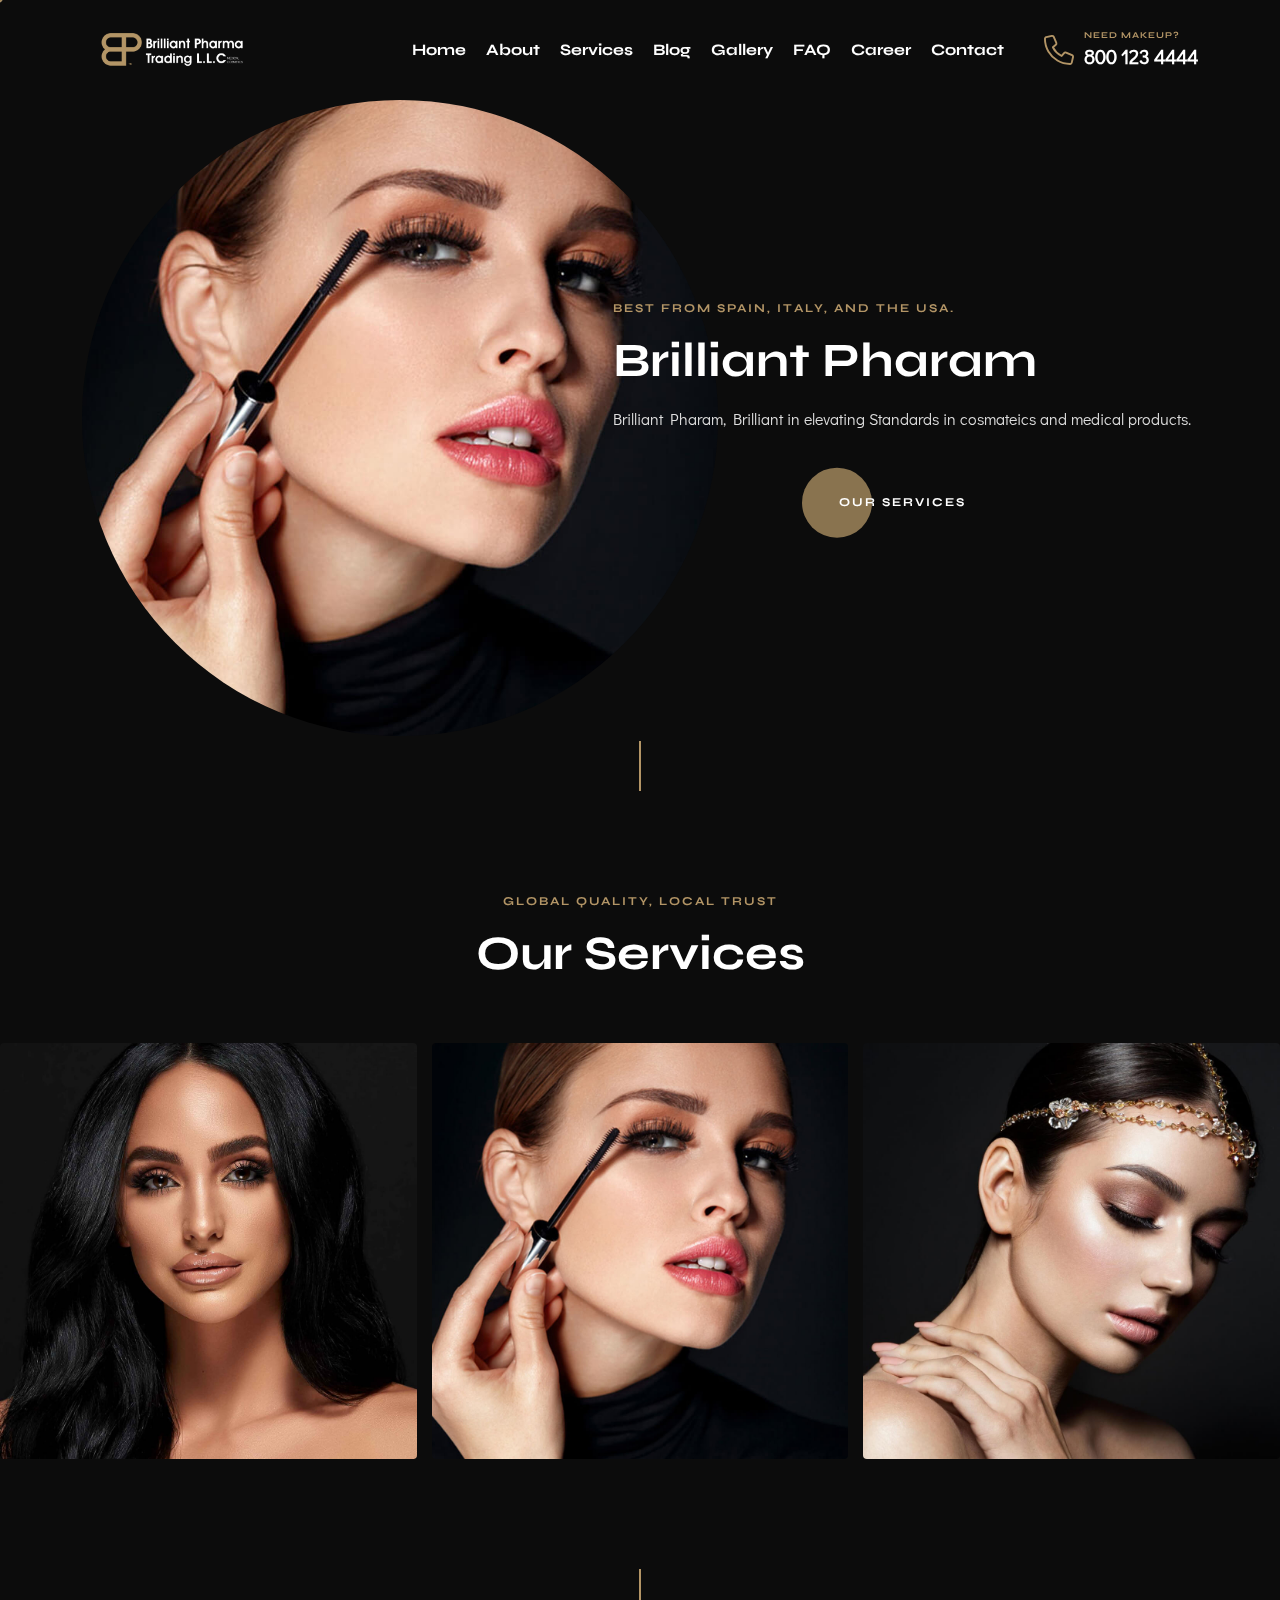
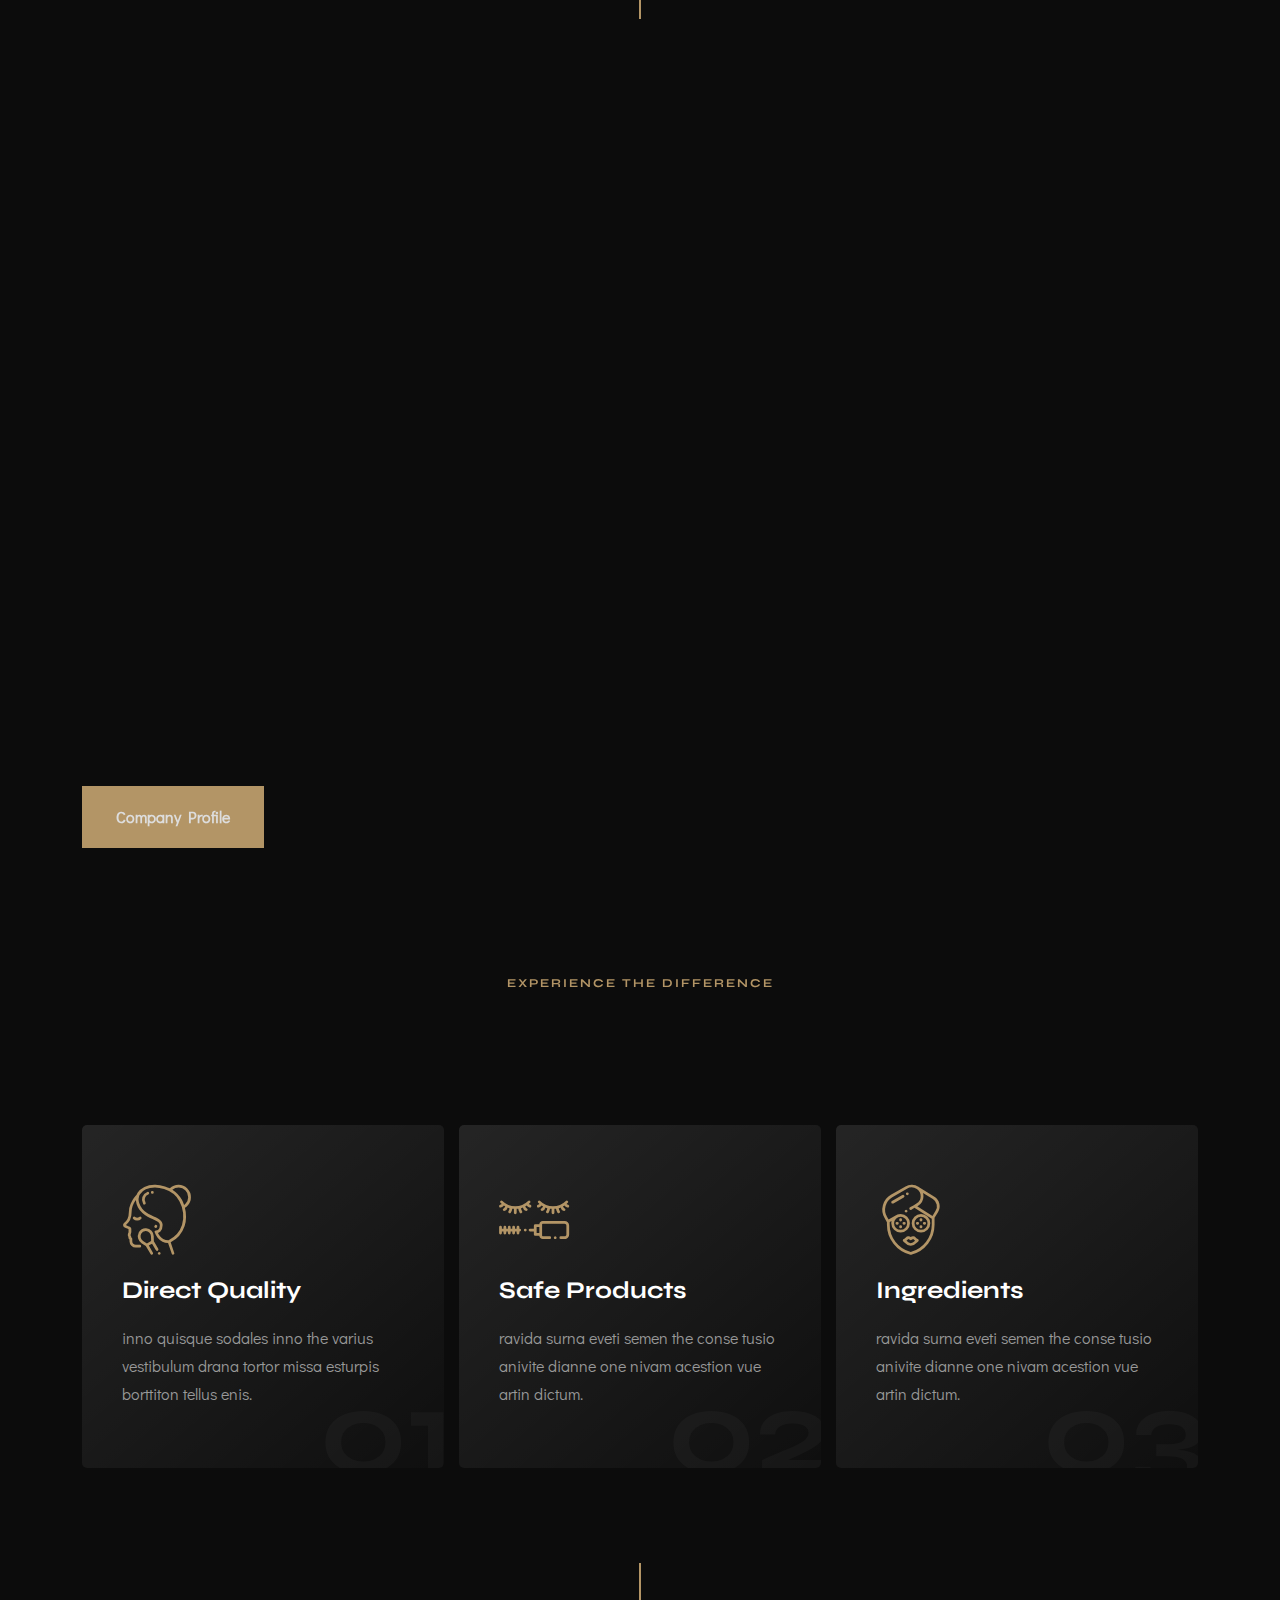
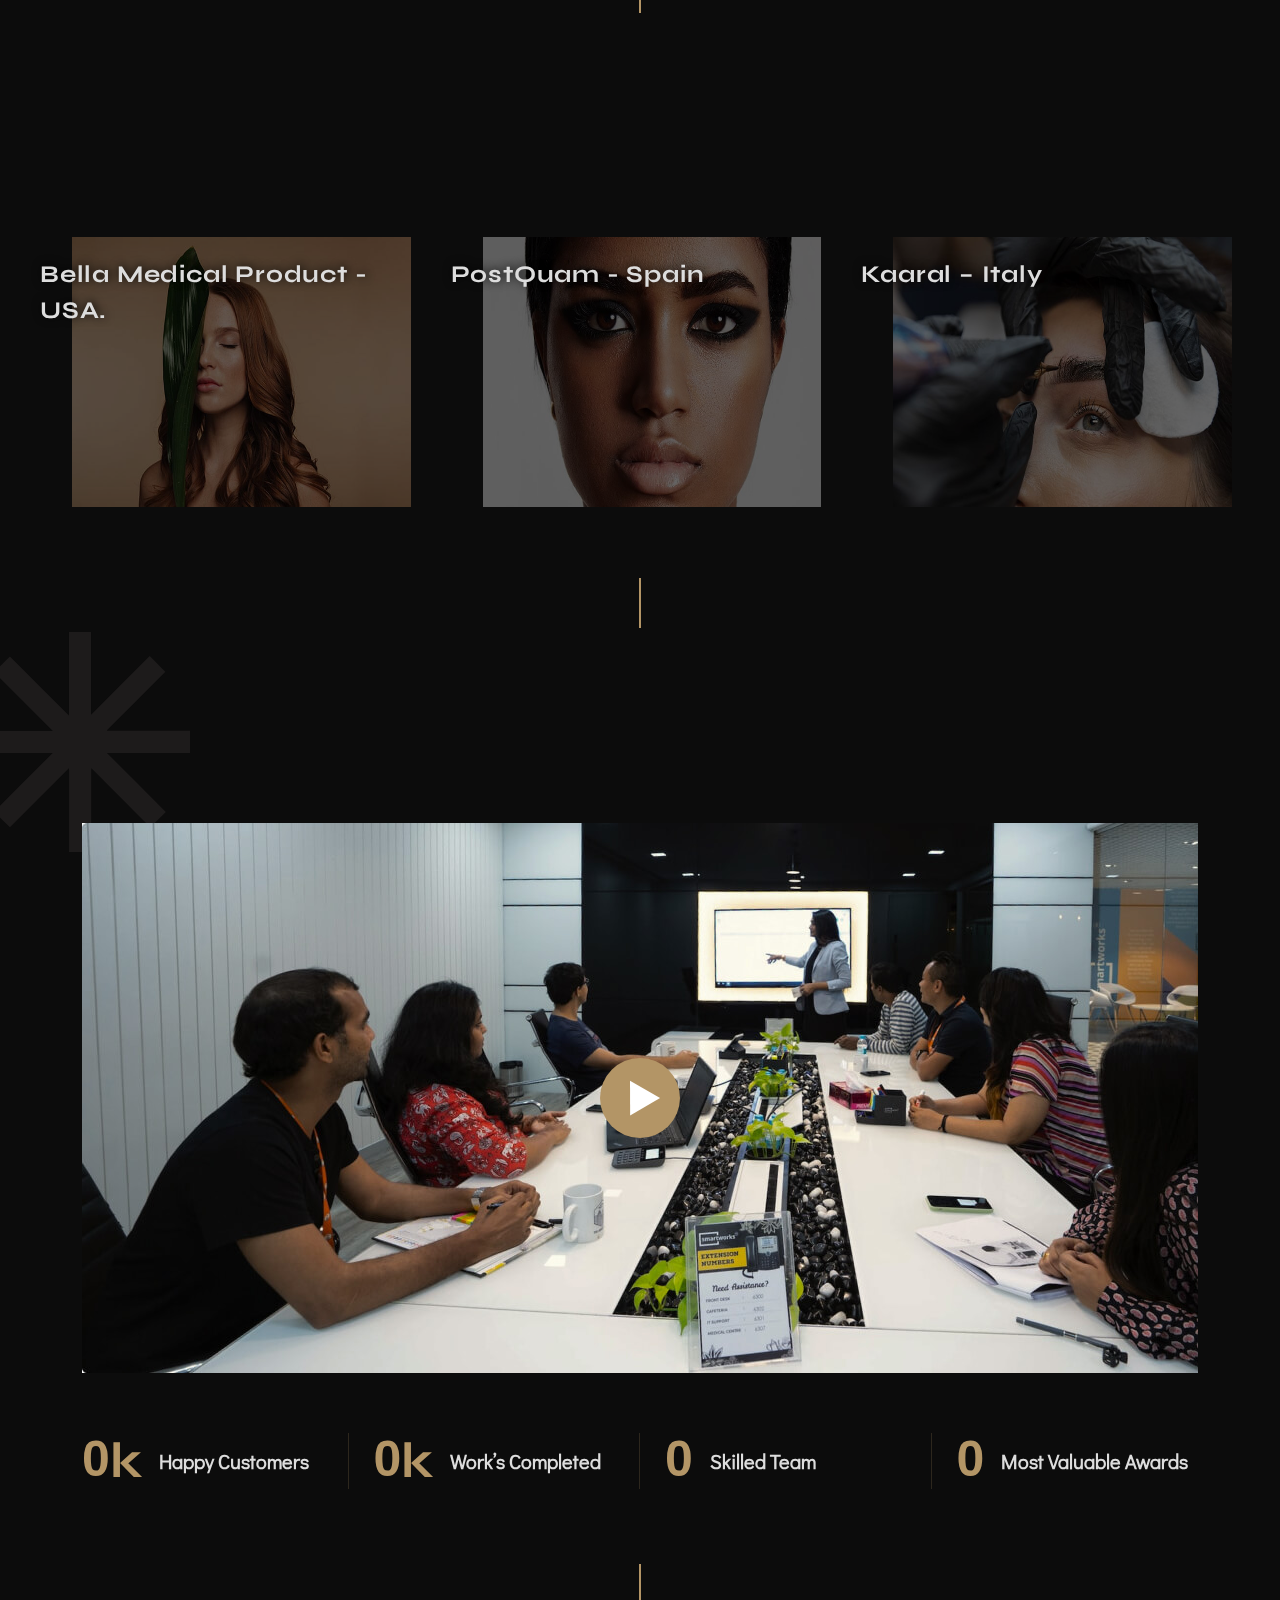
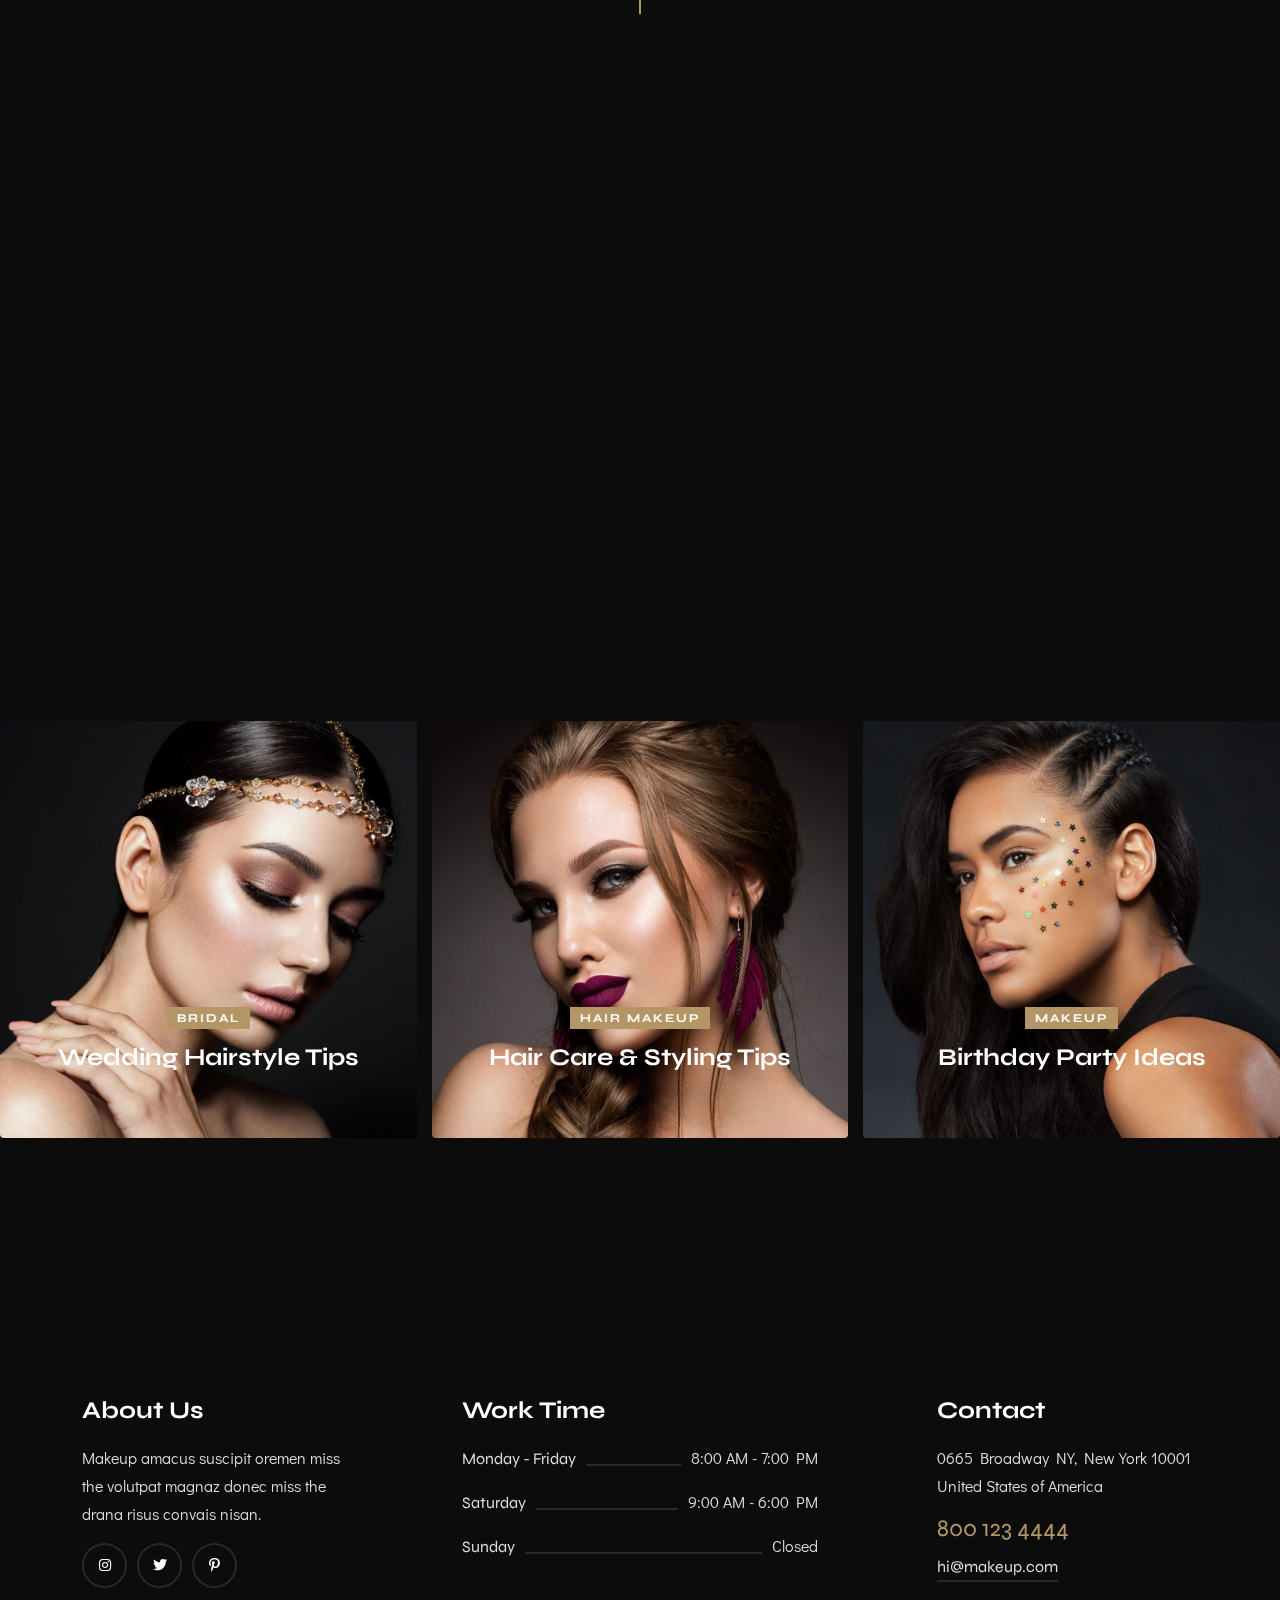
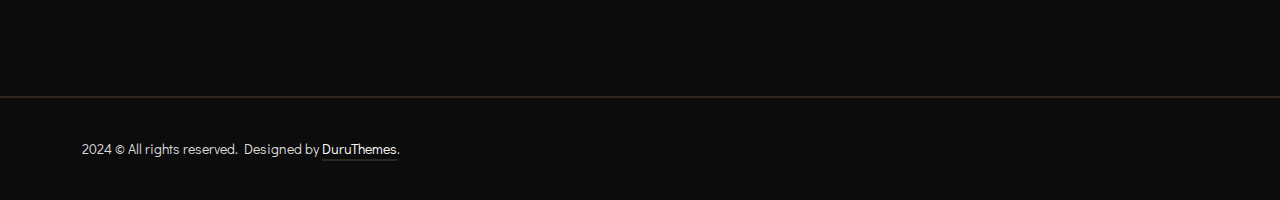
<file: index.html>
<!DOCTYPE html>
<html lang="en">
  <head>
    <meta charset="utf-8" />
    <meta http-equiv="X-UA-Compatible" content="IE=edge" />
    <meta name="viewport" content="width=device-width, initial-scale=1" />
    <title>Brilliant Pharma Trading</title>
    <!-- Style  -->
    <link rel="icon" type="image/png" href="" />
    <link
      rel="stylesheet"
      href="https://fonts.googleapis.com/css2?family=Didact+Gothic&amp;family=Syne:wght@400;500;600;700;800&amp;display=swap"
    />
    <link rel="stylesheet" href="css/plugins.css" />
    <link rel="stylesheet" href="css/odometer.css" />
    <link rel="stylesheet" href="css/style.css" />
  </head>

  <body>
    <!-- Progress scroll totop -->
    <div class="progress-wrap cursor-pointer">
      <svg
        class="progress-circle svg-content"
        width="100%"
        height="100%"
        viewBox="-1 -1 102 102"
      >
        <path d="M50,1 a49,49 0 0,1 0,98 a49,49 0 0,1 0,-98" />
      </svg>
    </div>
    <!-- Cursor -->
    <div class="cursor js-cursor"></div>
    <!-- Start Navbar -->
    <div data-include="nav.html"></div>

    <!-- End Navbar -->

    <!-- 1- start home/hero section -->
    <section class="home">
      <div class="container">
        <div class="row">
          <div class="col-md-12">
            <div class="item">
              <div class="transform-banner position-relative">
                <img
                  class="img home-img home-img-left wow imago"
                  src="images/slider.jpg"
                  alt=""
                />
              </div>
              <div class="home-cont home-cont-right">
                <div class="home-cont-absolute home-cont-absolute-right">
                  <div class="home-block">
                    <h6 class="wow" data-splitting>
                      Best from Spain, Italy, and the USA.
                    </h6>
                    <h1 class="wow" data-splitting>Brilliant Pharam</h1>
                  </div>
                  <div class="home-cont-text">
                    <p class="wow" data-splitting>
                      Brilliant Pharam, Brilliant in elevating Standards in
                      cosmateics and medical products.
                    </p>
                  </div>
                  <div class="btn-wrap text-center">
                    <div class="btn-link">
                      <a href="services.html">Our Services</a>
                      <span class="btn-block animation-bounce"></span>
                    </div>
                  </div>
                </div>
              </div>
            </div>
          </div>
        </div>
      </div>
    </section>
    <!-- end home section -->
    <!-- divider line -->
    <div class="line-vr-section"></div>
    <!-- 2- Services -->
    <section class="services section-padding">
      <div class="container">
        <div class="row mb-45">
          <div class="col-md-12 text-center">
            <h6 class="wow" data-splitting>Global Quality, Local Trust</h6>
            <h1 class="wow" data-splitting>Our Services</h1>
          </div>
        </div>
      </div>
      <div class="full-width">
        <div class="row">
          <div class="col-md-12">
            <div class="owl-carousel owl-theme">
              <div class="item">
                <div class="wrap">
                  <div class="img">
                    <img
                      src="images/services/1.jpg"
                      class="img-fluid rounded-1"
                    />
                  </div>
                  <div class="text">
                    <a href="service-single.html">
                      <h4>Hyaluronic & peptide perfection serum</h4>
                      <p>Discover</p>
                    </a>
                  </div>
                </div>
              </div>
              <div class="item">
                <div class="wrap">
                  <div class="img">
                    <img
                      src="images/services/2.jpg"
                      class="img-fluid rounded-1"
                    />
                  </div>
                  <div class="text">
                    <a href="service-single.html">
                      <h4>The perfect derma peel plus booster</h4>
                      <p>Discover</p>
                    </a>
                  </div>
                </div>
              </div>
              <div class="item">
                <div class="wrap">
                  <div class="img">
                    <img
                      src="images/services/3.jpg"
                      class="img-fluid rounded-1"
                    />
                  </div>
                  <div class="text">
                    <a href="service-single.html">
                      <h4>The perfect derma peel</h4>
                      <p>Discover</p>
                    </a>
                  </div>
                </div>
              </div>
              <div class="item">
                <div class="wrap">
                  <div class="img">
                    <img
                      src="images/services/4.jpg"
                      class="img-fluid rounded-1"
                    />
                  </div>
                  <div class="text">
                    <a href="service-single.html">
                      <h4>The perfect cleanser</h4>
                      <p>Discover</p>
                    </a>
                  </div>
                </div>
              </div>
              <div class="item">
                <div class="wrap">
                  <div class="img">
                    <img
                      src="images/services/5.jpg"
                      class="img-fluid rounded-1"
                    />
                  </div>
                  <div class="text">
                    <a href="service-single.html">
                      <h4>The perfect body lotion</h4>
                      <p>Discover</p>
                    </a>
                  </div>
                </div>
              </div>
              <div class="item">
                <div class="wrap">
                  <div class="img">
                    <img
                      src="images/services/6.jpg"
                      class="img-fluid rounded-1"
                    />
                  </div>
                  <div class="text">
                    <a href="service-single.html">
                      <h4>Anti hair loss lotion</h4>
                      <p>Discover</p>
                    </a>
                  </div>
                </div>
              </div>
            </div>
          </div>
        </div>
      </div>
    </section>
    <!-- divider line -->
    <div class="line-vr-section mb-2"></div>
    <!-- About -->
    <section class="about section-padding pb-0">
      <div class="container">
        <div class="row">
          <div class="col-md-6">
            <h1 class="wow" data-splitting>Who we are</h1>
            <h6 class="wow" data-splitting>Get to Know Us</h6>

            <p class="wow fadeInUp" data-wow-delay=".2s">
              Discover the essence of our cosmetic pharmacy: we are dedicated to
              enhancing your natural beauty with scientifically-backed skincare
              solutions. Our mission is to provide high-quality, safe, and
              effective products tailored to meet the diverse needs of our
              valued customers.
            </p>
            <p class="wow fadeInUp" data-wow-delay=".3s">
              We pride ourselves on our commitment to excellence, innovation,
              and customer satisfaction. Our team of experts is passionate about
              helping you achieve your beauty goals through personalized
              consultations and top-tier products.
            </p>
            <ul
              class="list-unstyled list mt-30 mb-30 wow fadeInUp"
              data-wow-delay=".4s"
            >
              <li>
                <div class="list-icon"><i class="fa-regular fa-check"></i></div>
                <div class="list-text">
                  <p>Skincare Solutions</p>
                </div>
              </li>
              <li>
                <div class="list-icon"><i class="fa-regular fa-check"></i></div>
                <div class="list-text">
                  <p>Anti-Aging Treatments</p>
                </div>
              </li>
              <li>
                <div class="list-icon"><i class="fa-regular fa-check"></i></div>
                <div class="list-text">
                  <p>Personalized Beauty Consultations</p>
                </div>
              </li>
            </ul>
            <div class="clients mb-30 wow fadeInUp" data-wow-delay=".5s">
              <div class="row">
                <div class="col-md-12">
                  <div class="owl-carousel owl-theme">
                    <div class="clients-logo">
                      <a href=""><img src="images/clients/1.png" alt="" /></a>
                    </div>
                    <div class="clients-logo">
                      <a href="#0"
                        ><img src="/images/clients/2.png" alt=""
                      /></a>
                    </div>
                    <div class="clients-logo">
                      <a href="#0"><img src="images/clients/3.png" alt="" /></a>
                    </div>
                    <div class="clients-logo">
                      <a href="#0"><img src="images/clients/4.png" alt="" /></a>
                    </div>
                    <div class="clients-logo">
                      <a href="#0"><img src="images/clients/5.png" alt="" /></a>
                    </div>
                    <div class="clients-logo">
                      <a href="#0"><img src="images/clients/6.png" alt="" /></a>
                    </div>
                  </div>
                </div>
              </div>
            </div>
          </div>
          <div class="col-md-5 offset-md-1 wow fadeInUp" data-wow-delay=".6s">
            <div class="profile-img">
              <div class="img"><img src="images/about.jpg" alt="" /></div>
            </div>
          </div>
          <!-- <div class="col-md-12">
          <div class="btn-wrap">
              <div class="btn-link">
<a href="">
<input type="submit" value="Company Profile" style="background-color: var(--main-color); font-weight: 600;">  

</a>                </div>
          </div>
      </div> -->
          <div class="col-md-12">
            <button
              type="button"
              style="background-color: var(--main-color); font-weight: 600"
            >
              Company Profile
            </button>
          </div>
        </div>
      </div>
    </section>
    <!-- why to choose us -->
    <!-- Services 2 -->
    <section class="services2 section-padding">
      <div class="container">
        <div class="row mb-45">
          <div class="col-md-12 text-center">
            <h6>Experience the Difference</h6>
            <h1 class="wow" data-splitting>Why to Choose us</h1>
          </div>
        </div>
        <div class="row">
          <div class="col-md-12">
            <div class="owl-carousel owl-theme">
              <div class="item">
                <a href="">
                  <span class="icon flaticon-039-make-up"></span>
                  <h5>Direct Quality</h5>
                  <p>
                    inno quisque sodales inno the varius vestibulum drana tortor
                    missa esturpis borttiton tellus enis.
                  </p>
                  <div class="numb">01</div>
                </a>
              </div>
              <div class="item">
                <a href="">
                  <span class="icon flaticon-007-mascara-4"></span>
                  <h5>Safe Products</h5>
                  <p>
                    ravida surna eveti semen the conse tusio anivite dianne one
                    nivam acestion vue artin dictum.
                  </p>
                  <div class="numb">02</div>
                </a>
              </div>
              <div class="item">
                <a href="">
                  <span class="icon flaticon-013-facial-mask-1"></span>
                  <h5>Ingredients</h5>
                  <p>
                    ravida surna eveti semen the conse tusio anivite dianne one
                    nivam acestion vue artin dictum.
                  </p>
                  <div class="numb">03</div>
                </a>
              </div>
              <div class="item">
                <a href="">
                  <span class="icon flaticon-034-eyebrow"></span>
                  <h5>effective solutions.</h5>
                  <p>
                    ravida surna eveti semen the conse tusio anivite dianne one
                    nivam acestion vue artin dictum.
                  </p>
                  <div class="numb">04</div>
                </a>
              </div>
              <div class="item">
                <a href="">
                  <span class="icon flaticon-018-scissors"></span>
                  <h5>Quality Control</h5>
                  <p>
                    ravida surna eveti semen the conse tusio anivite dianne one
                    nivam acestion vue artin dictum.
                  </p>
                  <div class="numb">05</div>
                </a>
              </div>
              <div class="item">
                <a href="">
                  <span class="icon flaticon-037-dressing-table"></span>
                  <h5>Seamless delivery</h5>
                  <p>
                    ravida surna eveti semen the conse tusio anivite dianne one
                    nivam acestion vue artin dictum.
                  </p>
                  <div class="numb">06</div>
                </a>
              </div>
            </div>
          </div>
        </div>
      </div>
    </section>
    <!-- divider line -->
    <div class="line-vr-section mb-5"></div>
    <!-- 4- Products sec  -->
    <section class="inside-wrapper mx-5" id="products">
      <div class="row">
        <div class="row mt-5">
          <div class="col-md-12 text-center">
            <h1 class="wow" data-splitting>Our Main Manufacturers</h1>
            <span class="wow span" data-splitting
              >Crafting Excellence, Ensuring Quality
            </span>
          </div>
        </div>
      </div>
      <div class="row g-lg-5 mt-2">
        <!-- card -->
        <div class="col-lg-4 card-product-collumn">
          <div
            class="card-product bg-1"
            style="
              background-image: url(images/products/product1.jpg);
              background-size: 100% 100%;
            "
          >
            <div class="overlay"></div>
            <a href="product-single.html">
              <div class="txt" style="width: fit-content">
                <h4>Bella Medical Product - USA.</h4>
              </div>
              <p class="more-link">more</p>
            </a>
          </div>
        </div>

        <!-- card ends -->
        <!-- card -->
        <div class="col-lg-4 card-product-collumn">
          <div
            class="card-product bg-1"
            style="
              background-image: url(images/products/product2.jpg);
              background-size: 100% 100%;
            "
          >
            <div class="overlay"></div>
            <a href="product-single.html">
              <div class="txt" style="width: fit-content">
                <h4>PostQuam - Spain</h4>
              </div>
              <p class="more-link">more</p>
            </a>
          </div>
        </div>
        <!-- card ends -->
        <!-- card -->
        <div class="col-lg-4 card-product-collumn">
          <div
            class="card-product bg-1"
            style="
              background-image: url(images/products/product3.jpg);
              background-size: 100% 100%;
            "
          >
            <div class="overlay"></div>
            <a href="product-single.html">
              <div class="txt" style="width: fit-content">
                <h4>Kaaral – Italy</h4>
              </div>
              <p class="more-link">more</p>
            </a>
          </div>
        </div>
        <!-- card ends -->
        <!-- card -->
        <!-- <div class="col-lg-6 card-product-collumn">
    <div class="card-product bg-1" style="background-image: url(images/products/product4.jpg); background-size: 100% 100%;">
      <div class="overlay"></div> 
      <a href="">
        <div class="txt">
          <h4>Body Care</h4>
        </div>
        <p class="more-link">more</p>
      </a>
    </div>
  </div> -->
        <!-- card ends -->
      </div>
      <div
        class="row text-center mt-5"
        style="opacity: 0; visibility: hidden; transform: translate(0px, -20px)"
      >
        <div class="col-xl-12">
          <a href="products.php" class="btn btn-primary btn-lg"
            >See all products</a
          >
        </div>
      </div>
    </section>
    <!-- divider line -->
    <div class="line-vr-section mb-5"></div>
    <!-- 5- Start video sec -->
    <section
      class="cs_hero cs_style_1 cs_primary_bg position-relative pt-2 pb-2"
    >
      <div class="container">
        <div class="cs_hero_text text-center position-relative">
          <span
            class="cs_hero_subtitle cs_accent_color cs_medium cs_fs_18 cs_dancing_animation wow fadeInUp"
            data-wow-duration="0.8s"
            data-wow-delay="0.35s"
          >
            Curious about the latest beauty breakthroughs?
          </span>
          <h1
            class="cs_hero_title cs_white_color cs_fs_68 cs_dancing_animation wow fadeIn"
            data-wow-duration="0.8s"
            data-wow-delay="0.2s"
          >
            Watch our Excellence Beauty
          </h1>
        </div>
        <div class="cs_hero_shape position-absolute">
          <svg
            width="220"
            height="220"
            viewBox="0 0 220 220"
            fill="none"
            xmlns="http://www.w3.org/2000/svg"
          >
            <path
              opacity="0.25"
              d="M0 98.765C0.630373 98.8223 1.26075 98.8796 1.89112 98.8796C28.3095 98.8796 54.7278 98.8796 81.2034 98.8796C81.7765 98.8796 82.3496 98.8796 82.808 98.8796C63.2092 79.2757 43.6103 59.6717 24.0688 40.1251C29.6275 34.6222 34.7278 29.6352 39.9427 24.4763C59.255 43.7936 78.8539 63.3976 98.9685 83.5175C98.9685 55.2579 98.9685 27.629 98.9685 0C106.418 0 113.639 0 121.032 0C121.032 27.6863 121.032 55.2006 121.032 82.6576C140.63 63.0537 160.229 43.4497 179.656 24.0177C185.215 29.5779 190.258 34.6222 195.415 39.7811C176.103 59.0985 156.504 78.7025 136.905 98.3064C136.963 98.4784 137.077 98.6504 137.135 98.8223C164.699 98.8223 192.321 98.8223 220 98.8223C220 106.274 220 113.497 220 120.948C192.321 120.948 164.756 120.948 136.963 120.948C156.791 140.782 176.332 160.328 195.874 179.875C190.487 185.149 185.444 190.135 180.287 195.237C160.974 175.92 141.375 156.316 121.433 136.311C121.318 137.4 121.203 137.858 121.203 138.317C121.203 165.029 121.203 191.741 121.203 218.51C121.203 219.026 121.318 219.484 121.318 220C113.868 220 106.418 220 98.9685 220C99.0258 219.369 99.0831 218.739 99.0831 218.108C99.0831 191.683 99.0831 165.258 99.0831 138.833C99.0831 138.26 98.9685 137.629 98.9112 136.368C78.7966 156.373 59.1977 175.977 39.8854 195.294C34.7278 190.193 29.6275 185.206 24.0115 179.703C43.553 160.156 63.0946 140.61 82.6934 121.006C82.2923 121.006 81.7192 121.006 81.1461 121.006C54.7278 121.006 28.3095 121.006 1.89112 121.006C1.26075 121.006 0.630373 121.12 0 121.12C0 113.669 0 106.217 0 98.765Z"
              fill="#4F4747"
            />
          </svg>
        </div>
      </div>
      <div class="cs_video_block_wrap position-relative">
        <div class="container">
          <div
            class="cs_video_block cs_style_1 cs_bg_filed cs_radius_5 position-relative d-flex justify-content-center align-items-center cs_ripple_activate overflow-hidden"
            data-src="images/hero_video.jpg"
          >
            <a
              href="https://www.youtube.com/embed/VcaAVWtP48A"
              class="cs_hero_video_icon cs_video_open"
            >
              <svg
                width="80"
                height="80"
                viewBox="0 0 80 80"
                fill="none"
                xmlns="http://www.w3.org/2000/svg"
              >
                <circle cx="40" cy="40" r="40" fill="#b39566" />
                <path
                  d="M60.079 39.9998L30.148 57.4394L30.0104 22.7986L60.079 39.9998Z"
                  fill="white"
                />
              </svg>
            </a>
          </div>
        </div>
      </div>
    </section>
    <!-- End video sec -->
    <!-- divider line -->
    <!-- <div class="line-vr-section mt-5"></div> -->
    <!-- 6- Start Counter -->
    <section id="counter" class="my-5 pb-5">
      <div class="cs_height_125 cs_height_lg_70"></div>
      <div class="container">
        <div class="cs_counter_1_wrap">
          <div
            class="cs_counter cs_style_1 position-relative d-flex align-items-center"
          >
            <div
              class="cs_counter_nmber mb-0 cs_fs_68 d-flex align-items-center c"
            >
              <span data-count-to="22" class="odometer"></span>k
            </div>
            <p class="cs_counter_title mb-0">Happy Customers</p>
          </div>
          <div
            class="cs_counter cs_style_1 position-relative d-flex align-items-center"
          >
            <div
              class="cs_counter_nmber mb-0 cs_fs_68 d-flex align-items-center c"
            >
              <span data-count-to="15" class="odometer"></span>k
            </div>
            <p class="cs_counter_title mb-0">Work’s Completed</p>
          </div>
          <div
            class="cs_counter cs_style_1 position-relative d-flex align-items-center"
          >
            <div
              class="cs_counter_nmber mb-0 cs_fs_68 d-flex align-items-center c"
            >
              <span data-count-to="121" class="odometer"></span>
            </div>
            <p class="cs_counter_title mb-0">Skilled Team</p>
          </div>
          <div
            class="cs_counter cs_style_1 position-relative d-flex align-items-center"
          >
            <div
              class="cs_counter_nmber mb-0 cs_fs_68 d-flex align-items-center c"
            >
              <span data-count-to="15" class="odometer"></span>
            </div>
            <p class="cs_counter_title mb-0">Most Valuable Awards</p>
          </div>
        </div>
      </div>
    </section>
    <!-- End Counter -->
    <!-- divider line -->
    <div class="line-vr-section mb-5"></div>

    <!-- Clients -->

    <section
      class="clients mb-30 wow fadeInUp section-padding pb-0"
      data-wow-delay=".5s"
      style="border: none; text-align: center;"
    >
      <div class="container">
        <div class="row">
          <div class="col-md-12">
            <h6 class="wow text-center" data-splitting>
              Selling Best Products
            </h6>
            <h1 class="wow text-center" data-splitting>Our Clients</h1>
          </div>
        </div>
        <div class="row">
          <div class="col-md-12">
            <div class="owl-carousel owl-theme">
              <div class="clients-logo">
                <a href=""><img src="images/clients/1.png" alt="" /></a>
              </div>
              <div class="clients-logo">
                <a href="#0"><img src="/images/clients/2.png" alt="" /></a>
              </div>
              <div class="clients-logo">
                <a href="#0"><img src="images/clients/3.png" alt="" /></a>
              </div>
              <div class="clients-logo">
                <a href="#0"><img src="images/clients/4.png" alt="" /></a>
              </div>
              <div class="clients-logo">
                <a href="#0"><img src="images/clients/5.png" alt="" /></a>
              </div>
              <div class="clients-logo">
                <a href="#0"><img src="images/clients/6.png" alt="" /></a>
              </div>
            </div>
          </div>
        </div>
      </div>
    </section>

    <!-- Blog sec -->
    <section class="blog-home section-padding">
      <div class="container">
        <div class="row mb-45">
          <div class="col-md-12 text-center">
            <h6 class="wow" data-splitting>
              Curious about the latest beauty breakthroughs?
            </h6>
            <h1 class="wow" data-splitting>Read Our Blog</h1>
          </div>
        </div>
      </div>
      <div class="full-width">
        <div class="row">
          <div class="col-md-12">
            <div class="owl-carousel owl-theme">
              <div class="item">
                <div class="wrap">
                  <div class="img">
                    <img src="images/blog/1.jpg" class="img-fluid rounded-1" />
                  </div>
                  <div class="title">
                    <a href="">
                      <h6>Bridal</h6>
                      <h4>Wedding Hairstyle Tips</h4>
                      <i class="icon fa-light fa-arrow-up-right"></i>
                    </a>
                  </div>
                </div>
              </div>
              <div class="item">
                <div class="wrap">
                  <div class="img">
                    <img src="images/blog/2.jpg" class="img-fluid rounded-1" />
                  </div>
                  <div class="title">
                    <a href="">
                      <h6>Hair Makeup</h6>
                      <h4>Hair Care & Styling Tips</h4>
                      <i class="icon fa-light fa-arrow-up-right"></i>
                    </a>
                  </div>
                </div>
              </div>
              <div class="item">
                <div class="wrap">
                  <div class="img">
                    <img src="images/blog/3.jpg" class="img-fluid rounded-1" />
                  </div>
                  <div class="title">
                    <a href="">
                      <h6>Makeup</h6>
                      <h4>Birthday Party Ideas</h4>
                      <i class="icon fa-light fa-arrow-up-right"></i>
                    </a>
                  </div>
                </div>
              </div>
              <div class="item">
                <div class="wrap">
                  <div class="img">
                    <img src="images/blog/4.jpg" class="img-fluid rounded-1" />
                  </div>
                  <div class="title">
                    <a href="">
                      <h6>Face Makeup</h6>
                      <h4>Tips for Face Makeup</h4>
                      <i class="icon fa-light fa-arrow-up-right"></i>
                    </a>
                  </div>
                </div>
              </div>
              <div class="item">
                <div class="wrap">
                  <div class="img">
                    <img src="images/blog/5.jpg" class="img-fluid rounded-1" />
                  </div>
                  <div class="title">
                    <a href="">
                      <h6>Makeup</h6>
                      <h4>Make Up Techniques</h4>
                      <i class="icon fa-light fa-arrow-up-right"></i>
                    </a>
                  </div>
                </div>
              </div>
            </div>
          </div>
        </div>
      </div>
    </section>

    <!-- Footer -->

    <div data-include="footer.html"></div>

    <!-- Js  -->
    <script src="js/jquery-3.7.1.min.js"></script>
    <script src="js/jquery-migrate-3.4.1.min.js"></script>
    <script src="js/modernizr-2.6.2.min.js"></script>
    <script src="js/imagesloaded.pkgd.min.js"></script>
    <script src="js/jquery.isotope.v3.0.2.js"></script>
    <script src="js/popper.min.js"></script>
    <script src="js/bootstrap.min.js"></script>
    <script src="js/scrollIt.min.js"></script>
    <script src="js/jquery.waypoints.min.js"></script>
    <script src="js/owl.carousel.min.js"></script>
    <script src="js/jquery.stellar.min.js"></script>
    <script src="js/jquery.magnific-popup.js"></script>
    <script src="js/YouTubePopUp.js"></script>
    <script src="js/before-after.js"></script>
    <script src="js/jquery.easing.1.3.js"></script>
    <script src="js/smooth-scroll.min.js"></script>
    <script src="js/wow.js"></script>
    <script src="js/ripples.min.js"></script>
    <script src="js/odometer.js"></script>

    <script src="js/custom.js"></script>
  </body>
</html>
</file>
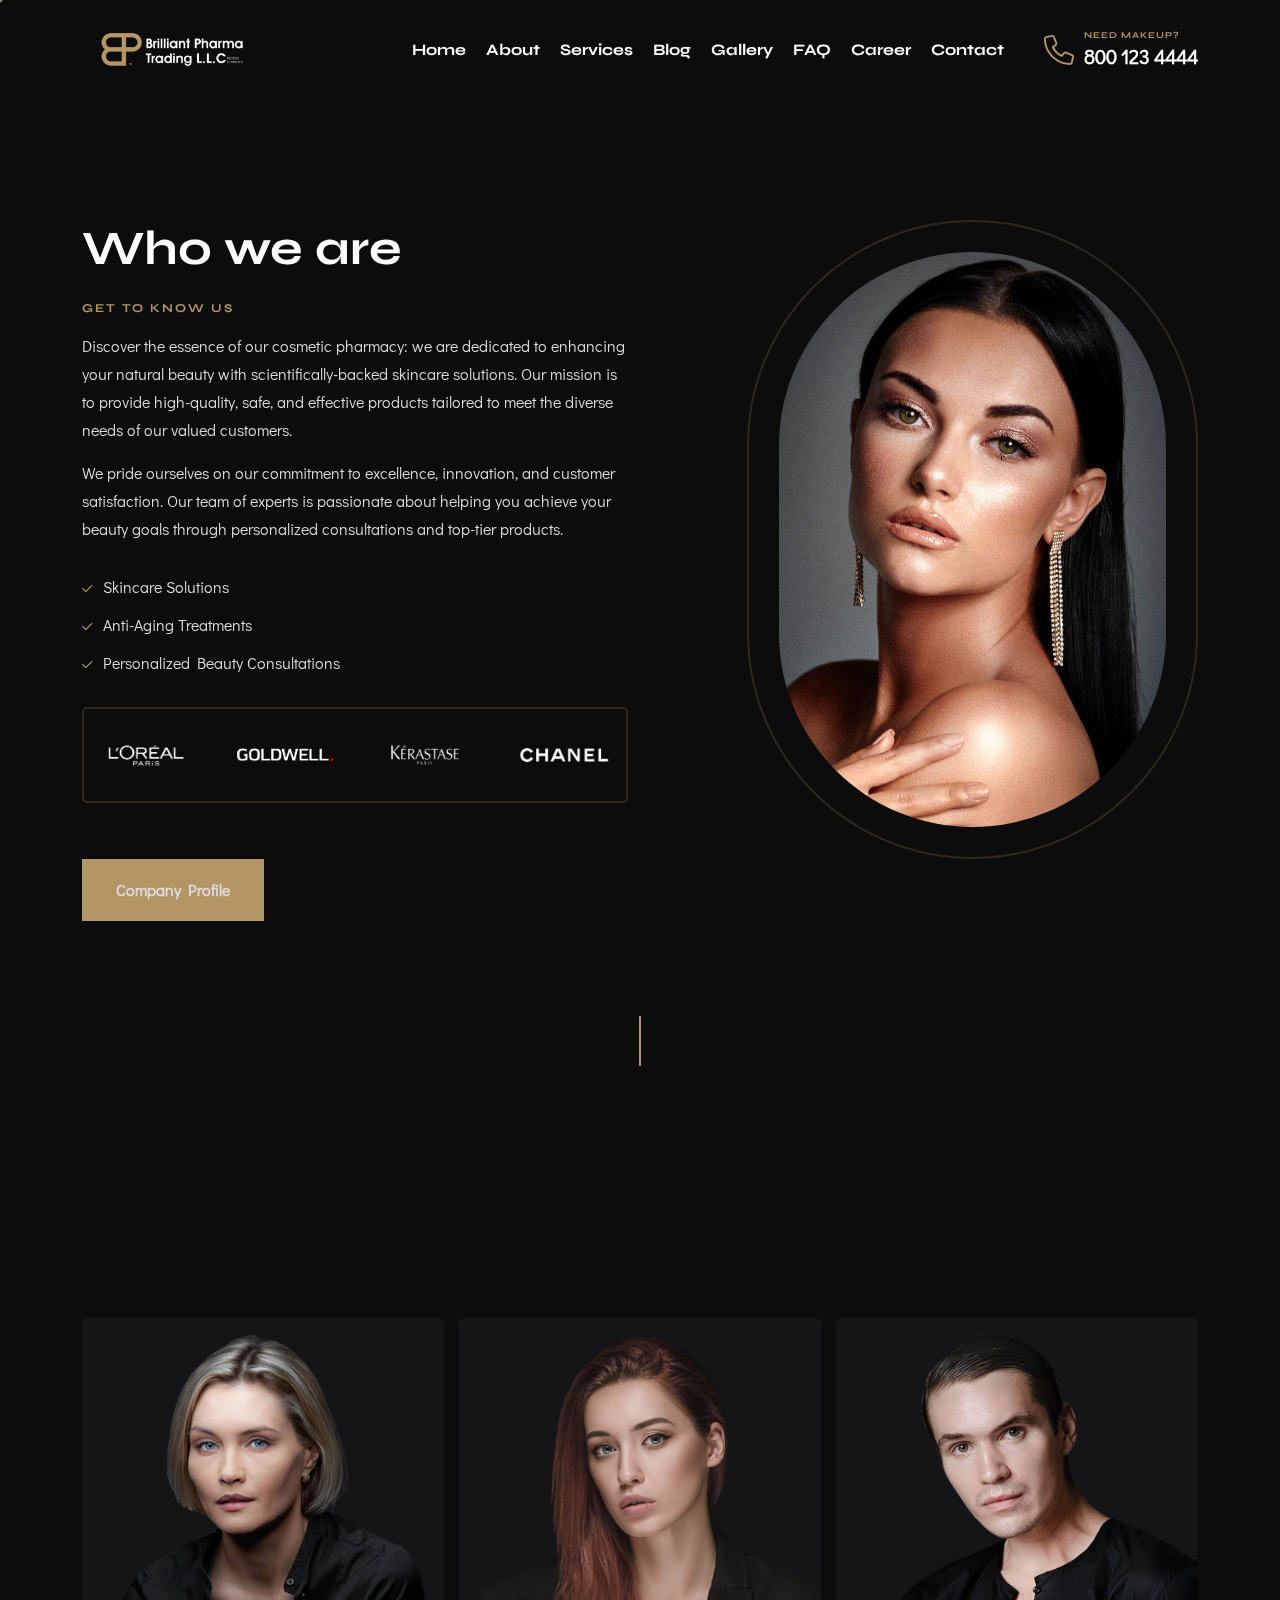
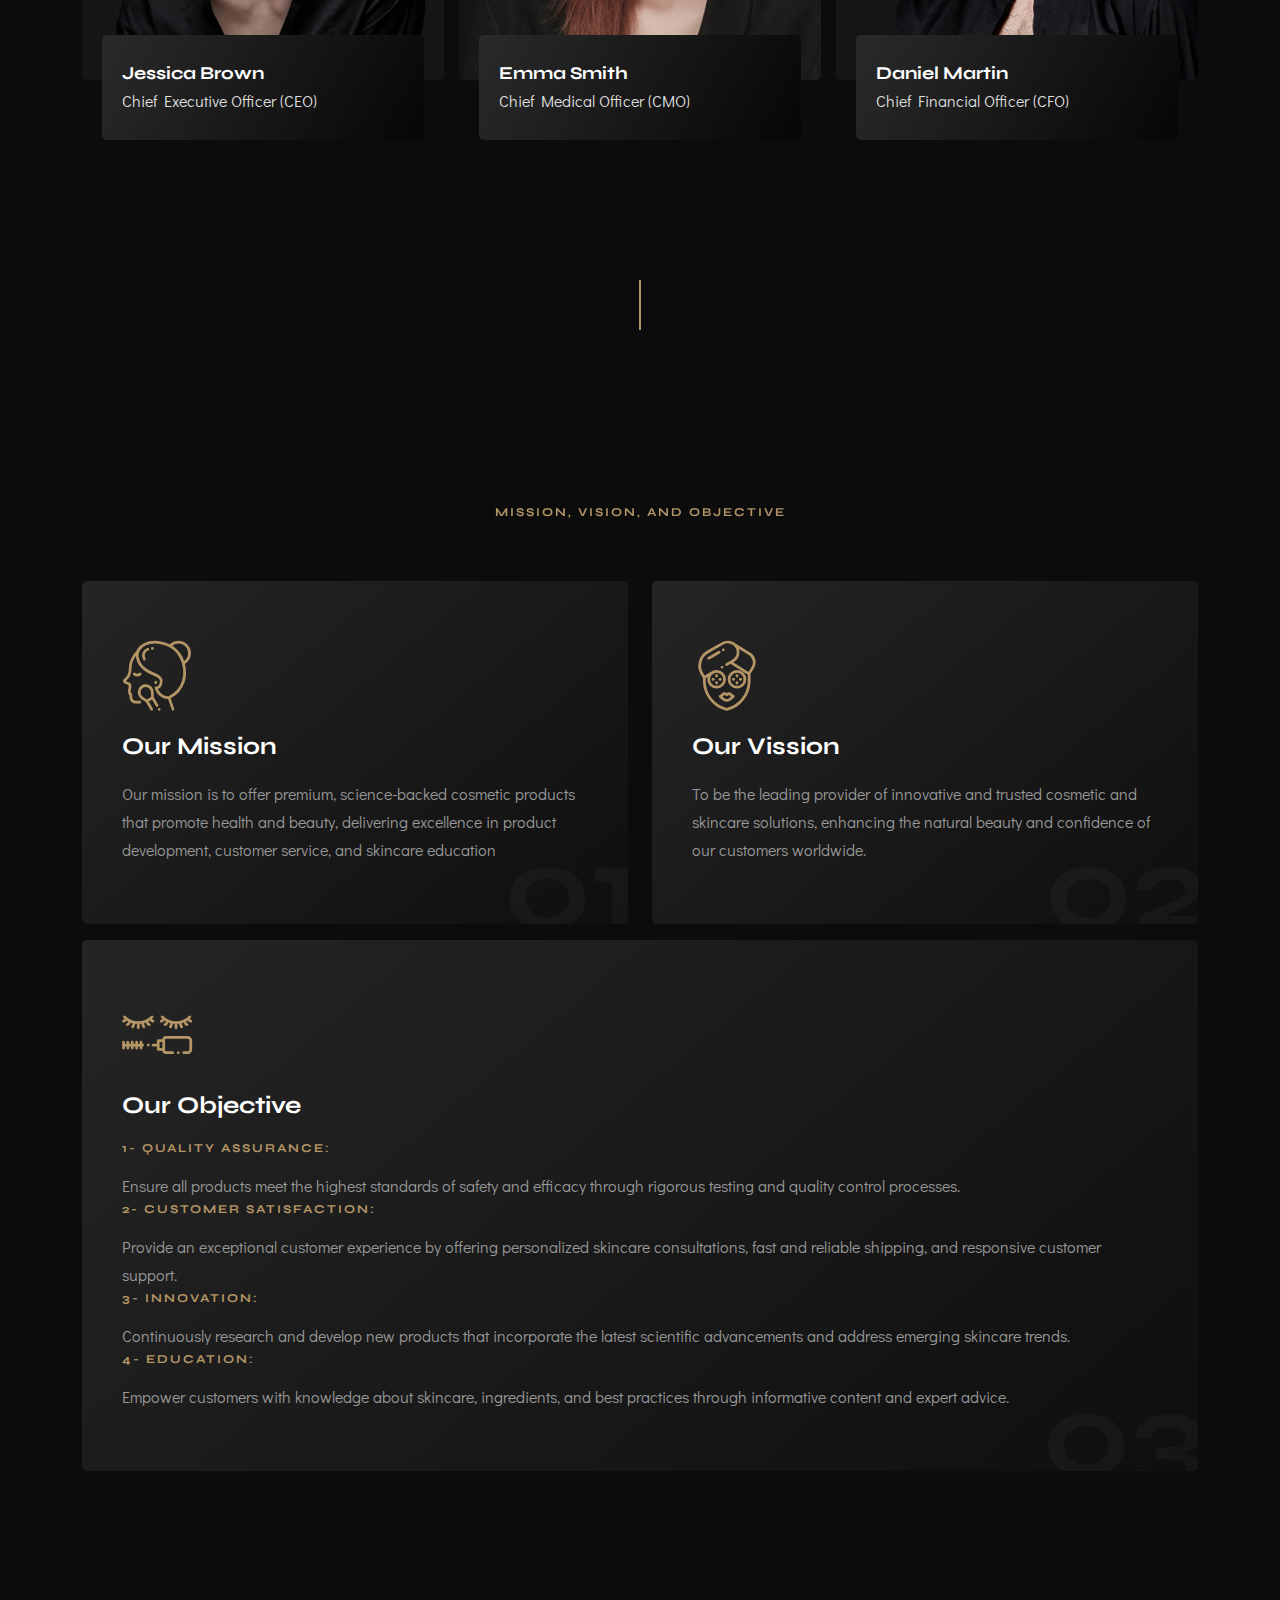
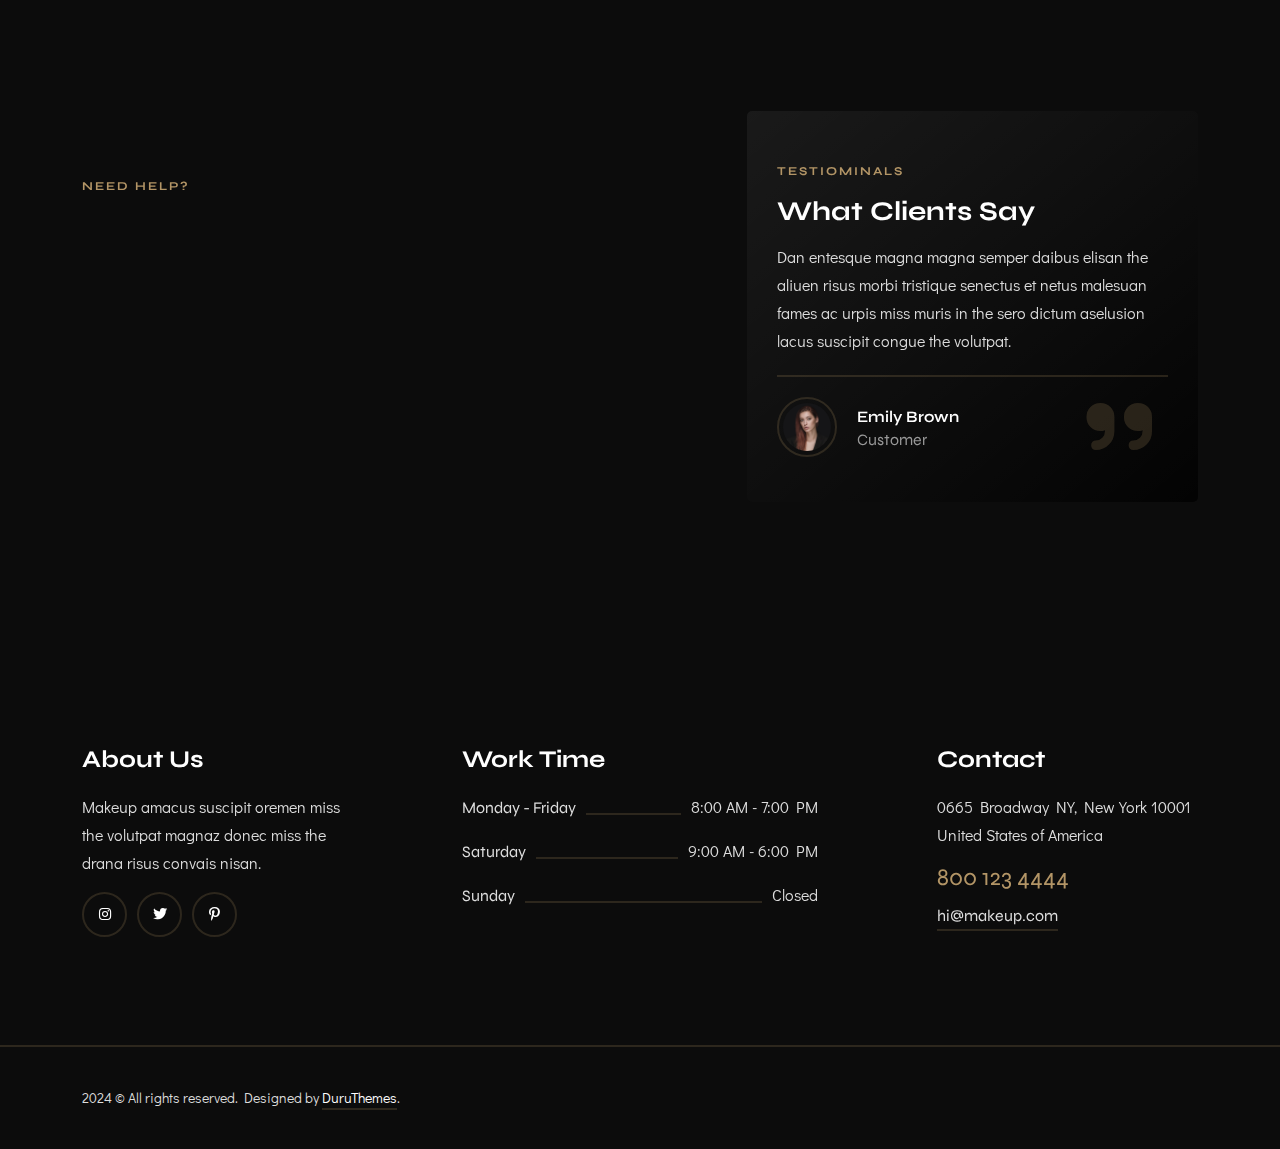
<file: about.html>
<!DOCTYPE html>
<html lang="en">
  <head>
    <meta charset="utf-8" />
    <meta http-equiv="X-UA-Compatible" content="IE=edge" />
    <meta name="viewport" content="width=device-width, initial-scale=1" />
    <title>Brilliant Pharma Trading | About us</title>
    <!-- Style  -->
    <link rel="icon" type="image/png" href="" />
    <link
      rel="stylesheet"
      href="https://fonts.googleapis.com/css2?family=Didact+Gothic&amp;family=Syne:wght@400;500;600;700;800&amp;display=swap"
    />
    <link rel="stylesheet" href="css/plugins.css" />
    <link rel="stylesheet" href="css/odometer.css" />
    <link rel="stylesheet" href="css/style.css" />
  </head>

  <body>
    <!-- Progress scroll totop -->
    <div class="progress-wrap cursor-pointer">
      <svg
        class="progress-circle svg-content"
        width="100%"
        height="100%"
        viewBox="-1 -1 102 102"
      >
        <path d="M50,1 a49,49 0 0,1 0,98 a49,49 0 0,1 0,-98" />
      </svg>
    </div>
    <!-- Cursor -->
    <div class="cursor js-cursor"></div>
    <!-- Start Navbar -->
    <div data-include="nav.html"></div>
    <!-- End Navbar -->

    <!-- About -->
    <section class="about section-padding">
      <div class="container">
        <div class="row">
          <div class="col-md-6">
            <h1 class="wow" data-splitting>Who we are</h1>
            <h6 class="wow" data-splitting>Get to Know Us</h6>

            <p class="wow fadeInUp" data-wow-delay=".2s">
              Discover the essence of our cosmetic pharmacy: we are dedicated to enhancing your natural beauty with scientifically-backed skincare solutions. Our mission is to provide high-quality, safe, and effective products tailored to meet the diverse needs of our valued customers.


            </p>
            <p class="wow fadeInUp" data-wow-delay=".3s">
              We pride ourselves on our commitment to excellence, innovation, and customer satisfaction. Our team of experts is passionate about helping you achieve your beauty goals through personalized consultations and top-tier products.


            </p>
            <ul
              class="list-unstyled list mt-30 mb-30 wow fadeInUp"
              data-wow-delay=".4s"
            >
              <li>
                <div class="list-icon"><i class="fa-regular fa-check"></i></div>
                <div class="list-text">
                  <p>Skincare Solutions
                    
                    </p>
                </div>
              </li>
              <li>
                <div class="list-icon"><i class="fa-regular fa-check"></i></div>
                <div class="list-text">
                  <p>Anti-Aging Treatments </p>
                </div>
              </li>
              <li>
                <div class="list-icon"><i class="fa-regular fa-check"></i></div>
                <div class="list-text">
                  <p>Personalized Beauty Consultations</p>
                </div>
              </li>
            </ul>
            <div class="clients mb-30 wow fadeInUp" data-wow-delay=".5s">
              <div class="row">
                <div class="col-md-12">
                  <div class="owl-carousel owl-theme">
                    <div class="clients-logo">
                      <a href="client-single.html"><img src="images/clients/1.png" alt="" /></a>
                    </div>
                    <div class="clients-logo">
                      <a href="client-single.html"
                        ><img src="/images/clients/2.png" alt=""
                      /></a>
                    </div>
                    <div class="clients-logo">
                      <a href="client-single.html"><img src="images/clients/3.png" alt="" /></a>
                    </div>
                    <div class="clients-logo">
                      <a href="client-single.html"><img src="images/clients/4.png" alt="" /></a>
                    </div>
                    <div class="clients-logo">
                      <a href="client-single.html"><img src="images/clients/5.png" alt="" /></a>
                    </div>
                    <div class="clients-logo">
                      <a href="client-single.html"><img src="images/clients/6.png" alt="" /></a>
                    </div>
                  </div>
                </div>
              </div>
            </div>
          </div>
          <div class="col-md-5 offset-md-1 wow fadeInUp" data-wow-delay=".6s">
            <div class="profile-img">
              <div class="img"><img src="images/about.jpg" alt="" /></div>
            </div>
          </div>
          <!-- <div class="col-md-12">
            <div class="btn-wrap">
                <div class="btn-link">
<a href="">
  <input type="submit" value="Company Profile" style="background-color: var(--main-color); font-weight: 600;">  

</a>                </div>
            </div>
        </div> -->
        <div class="col-md-12">
          <button type="button" style="background-color: var(--main-color); font-weight: 600;">
            Company Profile
          </button>
        </div>
        </div>
      </div>
    </section>
    <!-- divider line -->
    <div class="line-vr-section"></div>

    <!-- Team -->
    <section class="team section-padding">
      <div class="container">
        <div class="row mb-45">
          <div class="col-md-12 text-center">
            <h1 class="wow" data-splitting>Meet Our Team</h1>
            <h6 class="wow" data-splitting>
              Dedicated Professionals Committed to Excellence
            </h6>
          </div>
        </div>
        <div class="row">
          <div class="col-md-12">
            <div class="owl-carousel owl-theme">
              <div class="item">
                <div class="img"><img src="images/team/01.jpg" alt="" /></div>
                <div class="con">
                  <h5 class="mb-0">
                    <a href=""
                      >Jessica Brown<br /><span
                        >Chief Executive Officer (CEO)</span
                      ></a
                    >
                  </h5>
                  <div class="arrow">
                    <a href=""><i class="fa-light fa-arrow-up-right"></i></a>
                  </div>
                </div>
              </div>
              <div class="item">
                <div class="img">
                  <img src="images/team/02.jpg" alt="" class="w-100" />
                </div>
                <div class="con">
                  <h5 class="mb-0">
                    <a href=""
                      >Emma Smith<br /><span
                        >Chief Medical Officer (CMO)</span
                      ></a
                    >
                  </h5>
                  <div class="arrow">
                    <a href=""><i class="fa-light fa-arrow-up-right"></i></a>
                  </div>
                </div>
              </div>
              <div class="item">
                <div class="img">
                  <img src="images/team/03.jpg" alt="" class="w-100" />
                </div>
                <div class="con">
                  <h5 class="mb-0">
                    <a href=""
                      >Daniel Martin<br /><span
                        >Chief Financial Officer (CFO)</span
                      ></a
                    >
                  </h5>
                  <div class="arrow">
                    <a href=""><i class="fa-light fa-arrow-up-right"></i></a>
                  </div>
                </div>
              </div>
              <div class="item">
                <div class="img"><img src="images/team/04.jpg" alt="" /></div>
                <div class="con">
                  <h5 class="mb-0">
                    <a href=""
                      >Jessica Brown<br /><span
                        >Pro Hair & Makeup Artist</span
                      ></a
                    >
                  </h5>
                  <div class="arrow">
                    <a href=""><i class="fa-light fa-arrow-up-right"></i></a>
                  </div>
                </div>
              </div>
            </div>
          </div>
        </div>
      </div>
    </section>
    <!-- divider line -->
    <div class="line-vr-section"></div>
    <!-- why to choose us -->
    <!-- Services 2 -->
    <section class="services2 section-padding">
      <div class="container">
        <div class="row mb-45">
          <div class="col-md-12 text-center">
            <h1 class="wow" data-splitting>Guiding Our Path</h1>
            <h6>Mission, Vision, and Objective</h6>
          </div>
        </div>
        <div class="row mb-3">
          <div class="col-md-6">
            <div class="item">
                <span class="icon flaticon-039-make-up"></span>
                <h5>Our Mission</h5>
                <p>
                  Our mission is to offer premium, science-backed cosmetic
                  products that promote health and beauty, delivering excellence
                  in product development, customer service, and skincare
                  education
                </p>
                <div class="numb">01</div>
            </div>
          </div>
          <div class="col-md-6">
            <div class="item">
                <span class="icon flaticon-013-facial-mask-1"></span>
                <h5>Our Vission</h5>
                <p>
                  To be the leading provider of innovative and trusted cosmetic
                  and skincare solutions, enhancing the natural beauty and
                  confidence of our customers worldwide.
                </p>
                <div class="numb">02</div>
            </div>
          </div>
        </div>
        <div class="row mt-3">
          <div class="col-md-12">
            <div class="item">

                <span class="icon flaticon-007-mascara-4"></span>
                <h5>Our Objective</h5>
                <h6>1- Quality Assurance:</h6>
                <p>
                  Ensure all products meet the highest standards of safety and
                  efficacy through rigorous testing and quality control
                  processes.
                </p>
                <h6>2- Customer Satisfaction:</h6>
                <p>
                  Provide an exceptional customer experience by offering
                  personalized skincare consultations, fast and reliable
                  shipping, and responsive customer support.
                </p>
                <h6>3- Innovation:</h6>
                <p>
                  Continuously research and develop new products that
                  incorporate the latest scientific advancements and address
                  emerging skincare trends.
                </p>
                <h6>4- Education:</h6>
                <p>
                  Empower customers with knowledge about skincare, ingredients,
                  and best practices through informative content and expert
                  advice.
                </p>
                <div class="numb">03</div>

            </div>
          </div>
        </div>
      </div>
    </section>

    <!-- Testiominals -->
    <section class="testimonials">
      <div
        class="background bg-img bg-fixed section-padding"
        data-overlay-dark="4"
        data-background="images/slider/1.jpg"
      >
        <div class="container">
          <div class="row">
            <!-- need helps -->
            <div class="col-md-6 mb-30 mt-60">
              <h6>Need Help?</h6>
              <h5 class="wow" data-splitting>
                Do you need help with creative make-up?
              </h5>
              <div class="btn-wrap text-left wow fadeInUp" data-wow-delay=".6s">
                <div class="btn-link">
                  <a href="#">hi@makeup.com</a>
                  <span class="btn-block animation-bounce"></span>
                </div>
              </div>
            </div>
            <!-- testiominals -->
            <div class="col-md-5 offset-md-1">
              <div class="wrap">
                <h6>Testiominals</h6>
                <h5>What Clients Say</h5>
                <div class="owl-carousel owl-theme">
                  <div class="item">
                    <p>
                      Dan entesque magna magna semper daibus elisan the aliuen
                      risus morbi tristique senectus et netus malesuan fames ac
                      urpis miss muris in the sero dictum aselusion lacus
                      suscipit congue the volutpat.
                    </p>
                    <span class="quote"
                      ><i class="fa-sharp fa-solid fa-quote-right"></i
                    ></span>
                    <div class="info">
                      <div class="author-img">
                        <img src="images/team/02.jpg" alt="" />
                      </div>
                      <div class="cont">
                        <h6>Emily Brown</h6>
                        <span>Customer</span>
                      </div>
                    </div>
                  </div>
                  <div class="item">
                    <p>
                      Dan entesque magna magna semper daibus elisan the aliuen
                      risus morbi tristique senectus et netus malesuan fames ac
                      urpis miss muris in the sero dictum aselusion lacus
                      suscipit congue the volutpat.
                    </p>
                    <span class="quote"
                      ><i class="fa-sharp fa-solid fa-quote-right"></i
                    ></span>
                    <div class="info">
                      <div class="author-img">
                        <img src="images/team/03.jpg" alt="" />
                      </div>
                      <div class="cont">
                        <h6>Jason White</h6>
                        <span>Customer</span>
                      </div>
                    </div>
                  </div>
                </div>
              </div>
            </div>
          </div>
        </div>
      </div>
    </section>

    <!-- Footer -->
    <div data-include="footer.html"></div>

    <!-- Js  -->
    <script src="js/jquery-3.7.1.min.js"></script>
    <script src="js/jquery-migrate-3.4.1.min.js"></script>
    <script src="js/modernizr-2.6.2.min.js"></script>
    <script src="js/imagesloaded.pkgd.min.js"></script>
    <script src="js/jquery.isotope.v3.0.2.js"></script>
    <script src="js/popper.min.js"></script>
    <script src="js/bootstrap.min.js"></script>
    <script src="js/scrollIt.min.js"></script>
    <script src="js/jquery.waypoints.min.js"></script>
    <script src="js/owl.carousel.min.js"></script>
    <script src="js/jquery.stellar.min.js"></script>
    <script src="js/jquery.magnific-popup.js"></script>
    <script src="js/YouTubePopUp.js"></script>
    <script src="js/before-after.js"></script>
    <script src="js/jquery.easing.1.3.js"></script>
    <script src="js/smooth-scroll.min.js"></script>
    <script src="js/wow.js"></script>
    <script src="js/ripples.min.js"></script>
    <script src="js/odometer.js"></script>

    <script src="js/custom.js"></script>
  </body>
</html>
</file>
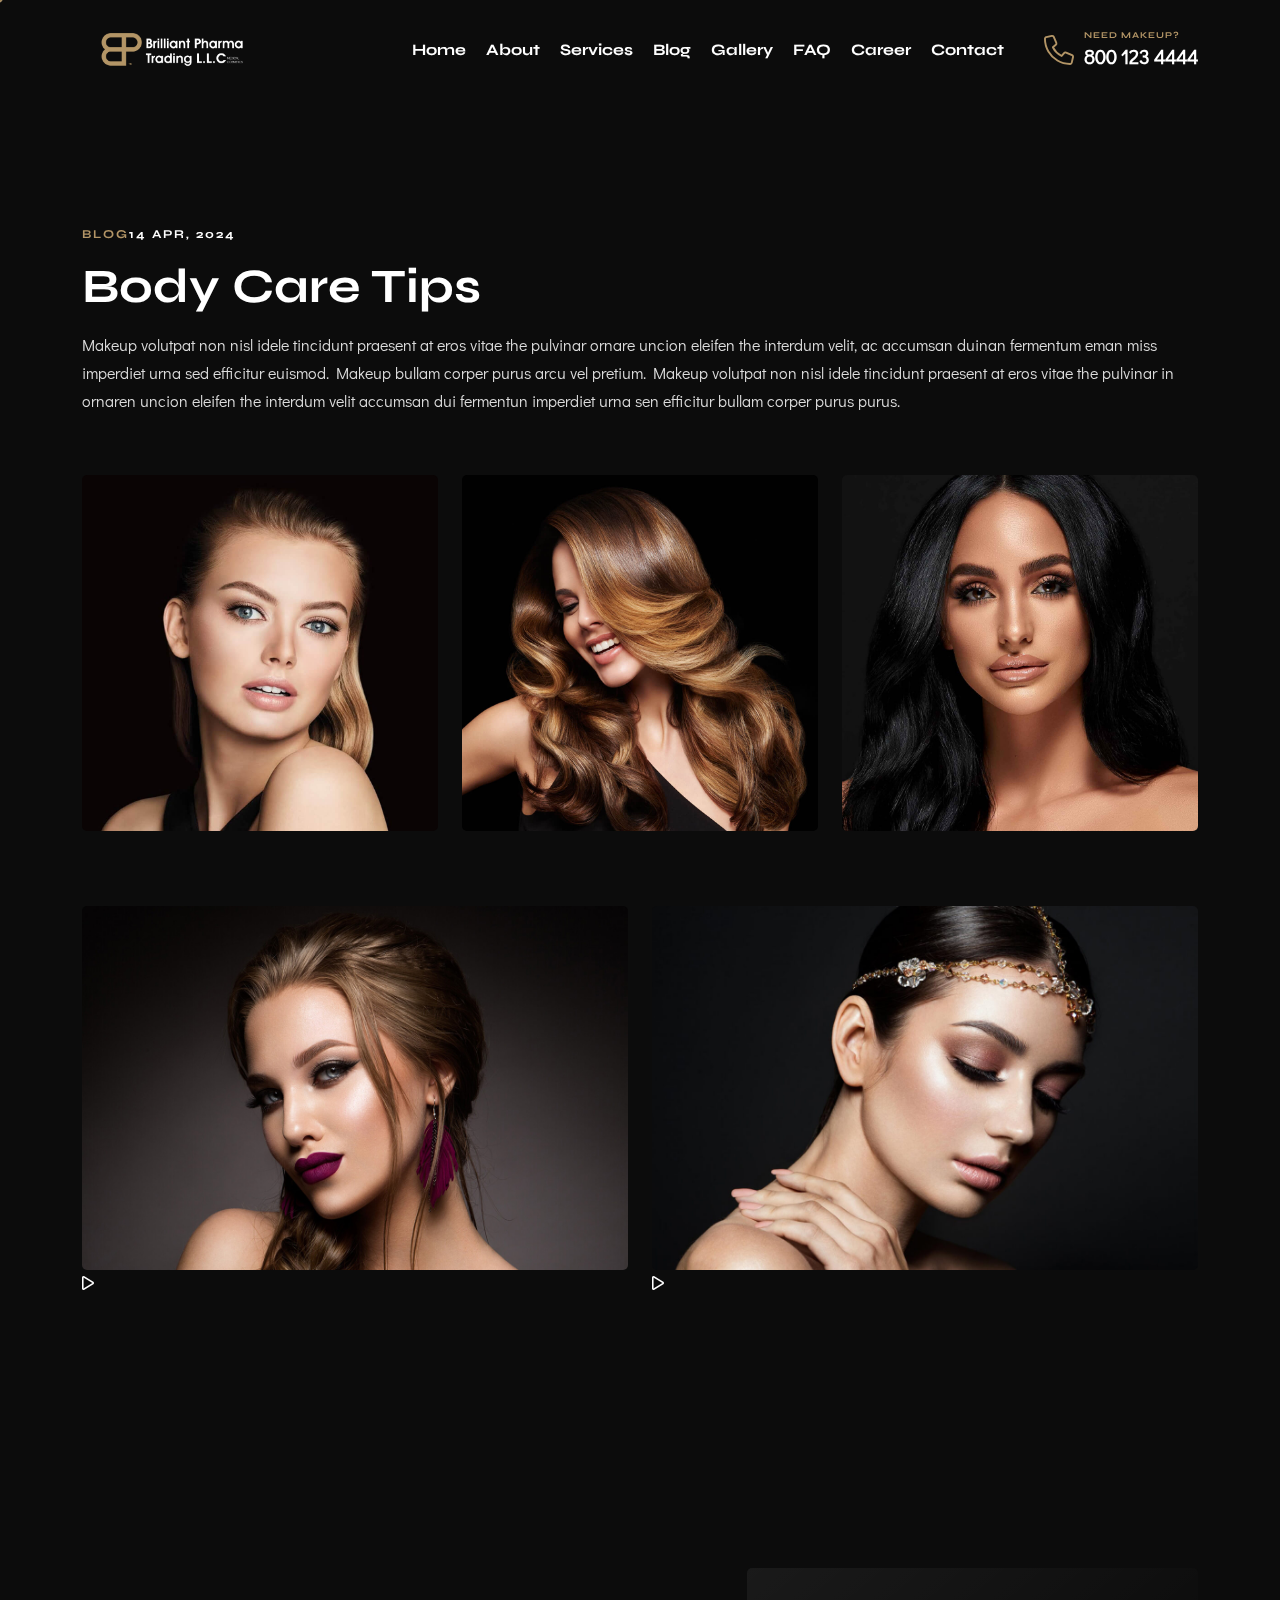
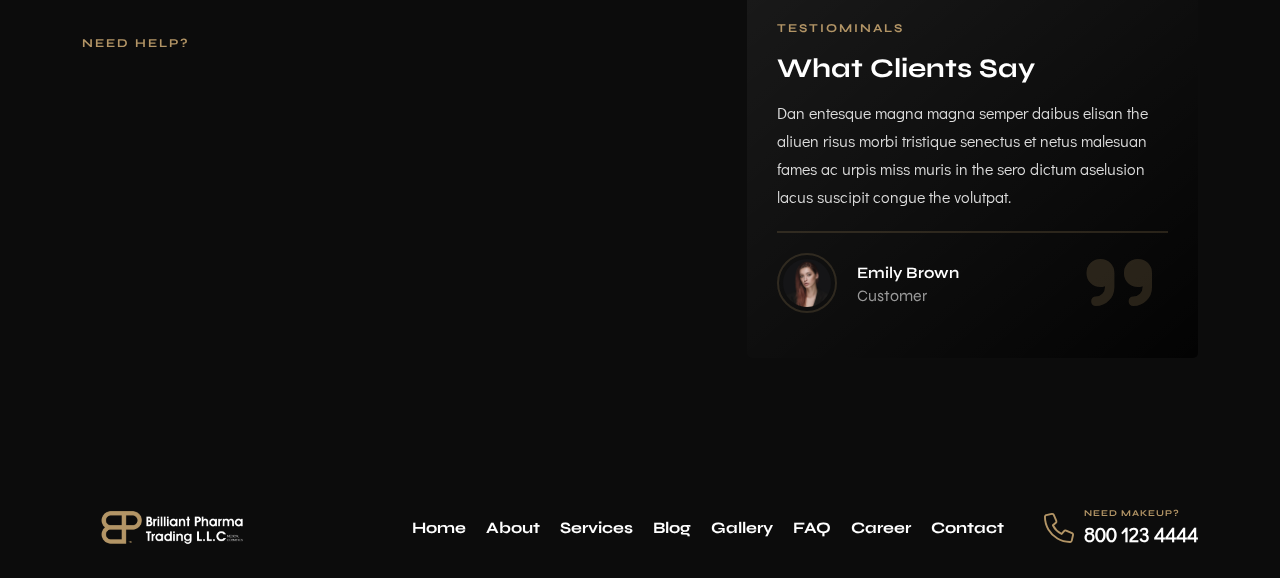
<file: blog-single.html>
<!DOCTYPE html>
<html lang="en">

<head>
    <meta charset="utf-8">
    <meta http-equiv="X-UA-Compatible" content="IE=edge">
    <meta name="viewport" content="width=device-width, initial-scale=1">
    <title>Brilliant Pharma Trading </title>
    <!-- Style  -->
    <link rel="icon" type="image/png" href="" />
    <link rel="stylesheet" href="https://fonts.googleapis.com/css2?family=Didact+Gothic&amp;family=Syne:wght@400;500;600;700;800&amp;display=swap">
    <link rel="stylesheet" href="css/plugins.css" />
    <link rel="stylesheet" href="css/odometer.css">
    <link rel="stylesheet" href="css/style.css">
</head>

  <body>
    <!-- Progress scroll totop -->
    <div class="progress-wrap cursor-pointer">
        <svg class="progress-circle svg-content" width="100%" height="100%" viewBox="-1 -1 102 102">
            <path d="M50,1 a49,49 0 0,1 0,98 a49,49 0 0,1 0,-98" />
        </svg>
    </div>
    <!-- Cursor -->
    <div class="cursor js-cursor"></div>
   <!-- Start Navbar -->
   <div data-include="nav.html"></div>
   <!-- End Navbar -->

<!-- blog-single Page  -->
<section class="blog section-padding post-page">
    <div class="container">
        <div class="row">
            <div class="col-md-12 mb-45">
                <div class="category"><a href="blog.html"><div>Blog</div></a><div class="divider"></div><span>14 Apr, 2024</span></div>
                <h2 class="wow" data-splitting>Body Care Tips</h2>
                <p class="mt-15">Makeup volutpat non nisl idele tincidunt praesent at eros vitae the pulvinar ornare uncion eleifen the interdum velit, ac accumsan duinan fermentum eman miss imperdiet urna sed efficitur euismod. Makeup bullam corper purus arcu vel pretium. Makeup volutpat non nisl idele tincidunt praesent at eros vitae the pulvinar in ornaren uncion eleifen the interdum velit accumsan dui fermentun imperdiet urna sen efficitur bullam corper purus purus.</p>
            </div>
        </div>
        <div class="row mb-45">
            <div class="col-md-4 wow fadeInUp" data-wow-delay=".2s">
                <img src="images/gallery/6.jpg" class="mb-30 img-fluid" alt="">
            </div>
            <div class="col-md-4 wow fadeInUp" data-wow-delay=".3s">
                <img src="images/gallery/4.jpg" class="mb-30 img-fluid" alt="">
            </div>
            <div class="col-md-4 wow fadeInUp" data-wow-delay=".4s">
                <img src="images/gallery/5.jpg" class="mb-30 img-fluid" alt="">
            </div>
        </div>
        <div class="row">
            <div class="col-md-12"> 
                <div class="row">
                    <div class="col-md-6 wow fadeInUp" data-wow-delay=".5s">
                        <div class="vid-area mb-30">
                            <div class="vid-icon"> <img src="images/gallery/v1.jpg" alt="YouTube">
                                <a class="video-gallery-button vid" href="https://youtu.be/KNR9eCANd3E"> <span class="video-gallery-polygon">
                                        <i class="fa-regular fa-play"></i>
                                    </span> </a>
                            </div>
                        </div>
                    </div>
                    <div class="col-md-6 wow fadeInUp" data-wow-delay=".6s">
                        <div class="vid-area mb-30">
                            <div class="vid-icon"> <img src="images/gallery/v2.jpg" alt="YouTube">
                                <a class="video-gallery-button vid" href="https://youtu.be/KNR9eCANd3E"> <span class="video-gallery-polygon">
                                        <i class="fa-regular fa-play"></i>
                                    </span> </a>
                            </div>
                        </div>
                    </div>
                </div>
            </div>
        </div>
    </div>
</section>
<!-- Testiominals -->
<section class="testimonials">
    <div class="background bg-img bg-fixed section-padding" data-overlay-dark="4" data-background="images/slider/1.jpg">
        <div class="container">
            <div class="row">
                <!-- need helps -->
                <div class="col-md-6 mb-30 mt-60">
                    <h6>Need Help?</h6>
                    <h5 class="wow" data-splitting>Do you need help with creative make-up?</h5>
                    <div class="btn-wrap text-left wow fadeInUp" data-wow-delay=".6s">
                        <div class="btn-link"> <a href="#">hi@makeup.com</a> <span class="btn-block animation-bounce"></span> </div>
                    </div>
                </div>
                <!-- testiominals -->
                <div class="col-md-5 offset-md-1">
                    <div class="wrap">
                        <h6>Testiominals</h6>
                        <h5>What Clients Say</h5>
                        <div class="owl-carousel owl-theme">
                            <div class="item">
                                <p>Dan entesque magna magna semper daibus elisan the aliuen risus morbi tristique senectus et netus malesuan fames ac urpis miss muris in the sero dictum aselusion lacus suscipit congue the volutpat.</p> <span class="quote"><i class="fa-sharp fa-solid fa-quote-right"></i></span>
                                <div class="info">
                                    <div class="author-img"> <img src="images/team/02.jpg" alt=""> </div>
                                    <div class="cont">
                                        <h6>Emily Brown</h6> <span>Customer</span>
                                    </div>
                                </div>
                            </div>
                            <div class="item">
                                <p>Dan entesque magna magna semper daibus elisan the aliuen risus morbi tristique senectus et netus malesuan fames ac urpis miss muris in the sero dictum aselusion lacus suscipit congue the volutpat.</p> <span class="quote"><i class="fa-sharp fa-solid fa-quote-right"></i></span>
                                <div class="info">
                                    <div class="author-img"> <img src="images/team/03.jpg" alt=""> </div>
                                    <div class="cont">
                                        <h6>Jason White</h6> <span>Customer</span>
                                    </div>
                                </div>
                            </div>
                        </div>
                    </div>
                </div>
            </div>
        </div>
    </div>
</section>
<!-- Footer -->

<div data-include="footer.html"></div>
<!-- Js  -->
    <script src="js/jquery-3.7.1.min.js"></script>
    <script src="js/jquery-migrate-3.4.1.min.js"></script>
    <script src="js/modernizr-2.6.2.min.js"></script>
    <script src="js/imagesloaded.pkgd.min.js"></script>
    <script src="js/jquery.isotope.v3.0.2.js"></script>
    <script src="js/popper.min.js"></script>
    <script src="js/bootstrap.min.js"></script>
    <script src="js/scrollIt.min.js"></script>
    <script src="js/jquery.waypoints.min.js"></script>
    <script src="js/owl.carousel.min.js"></script>
    <script src="js/jquery.stellar.min.js"></script>
    <script src="js/jquery.magnific-popup.js"></script>
    <script src="js/YouTubePopUp.js"></script>
    <script src="js/before-after.js"></script>
    <script src="js/jquery.easing.1.3.js"></script>
    <script src="js/smooth-scroll.min.js"></script>
    <script src="js/wow.js"></script>
    <script src="js/ripples.min.js"></script>
    <script src="js/odometer.js"></script>
    
    <script src="js/custom.js"></script>
</body>
</html>
</file>
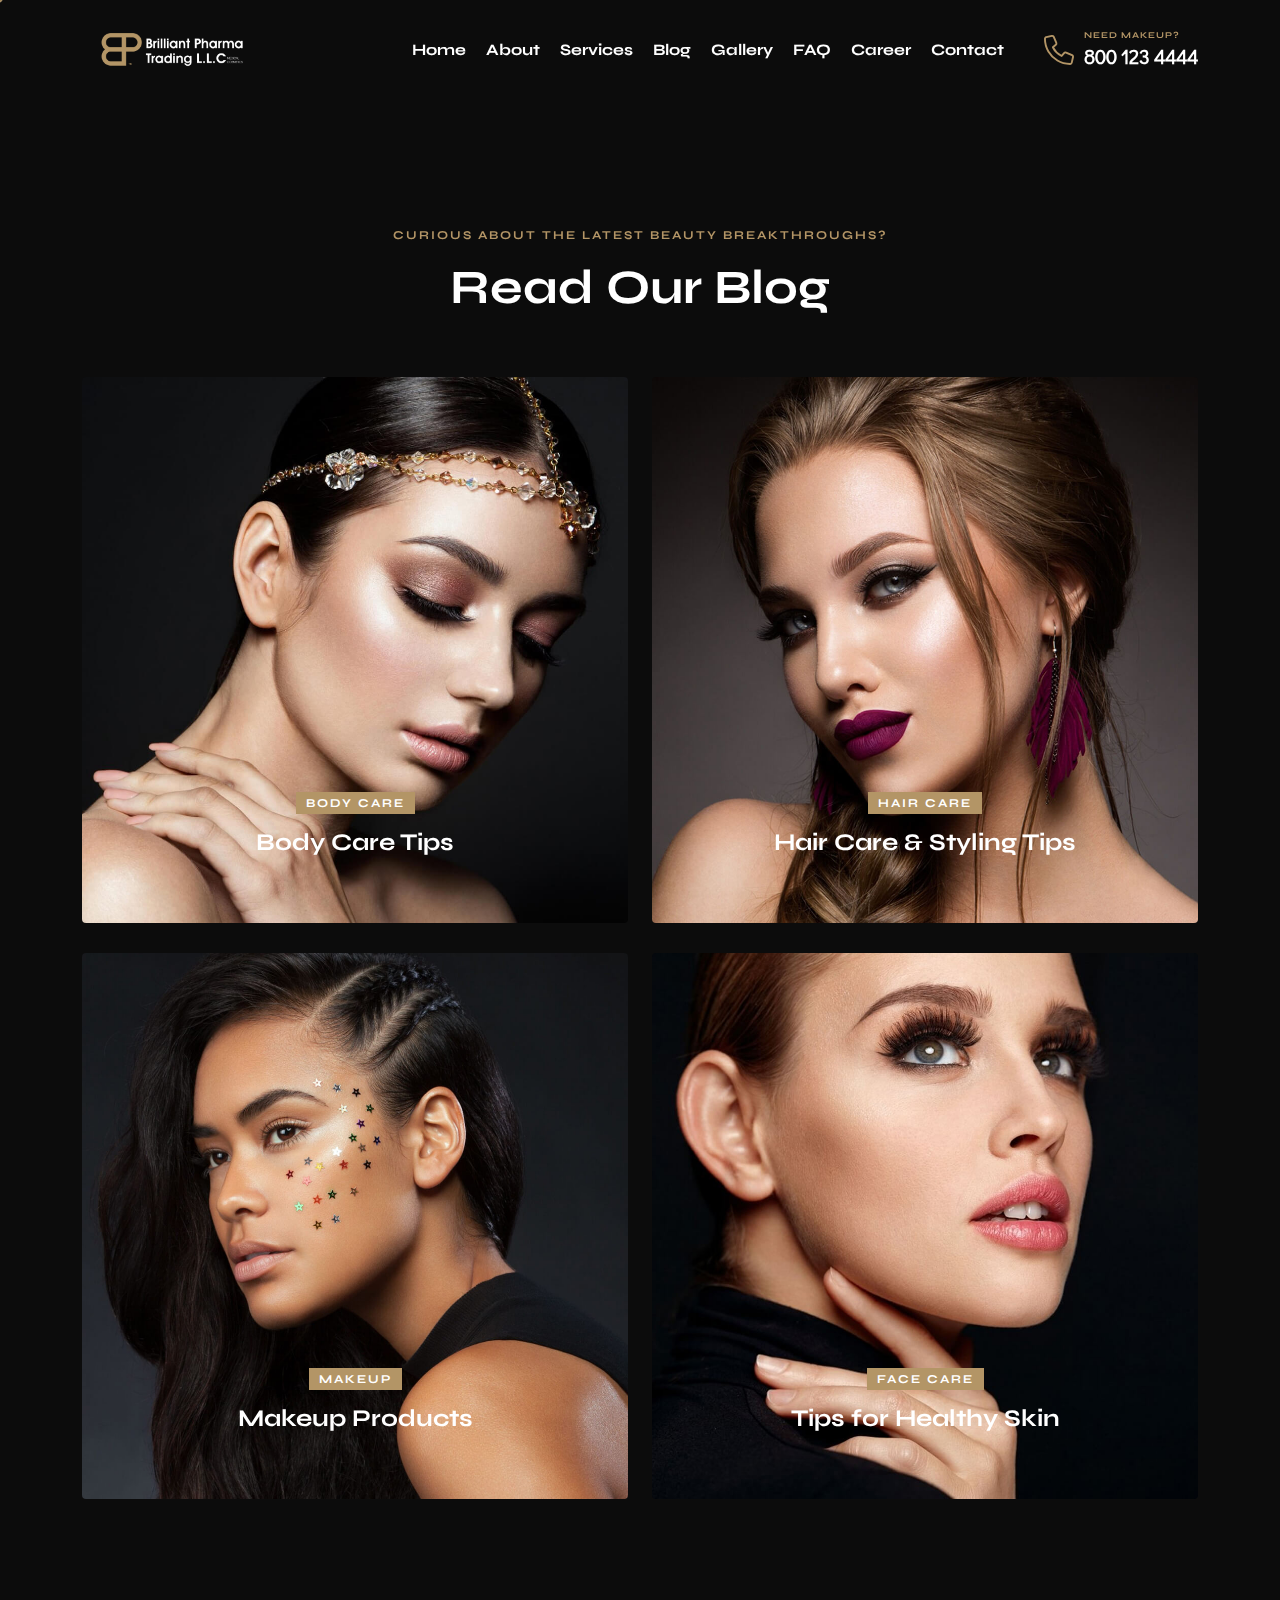
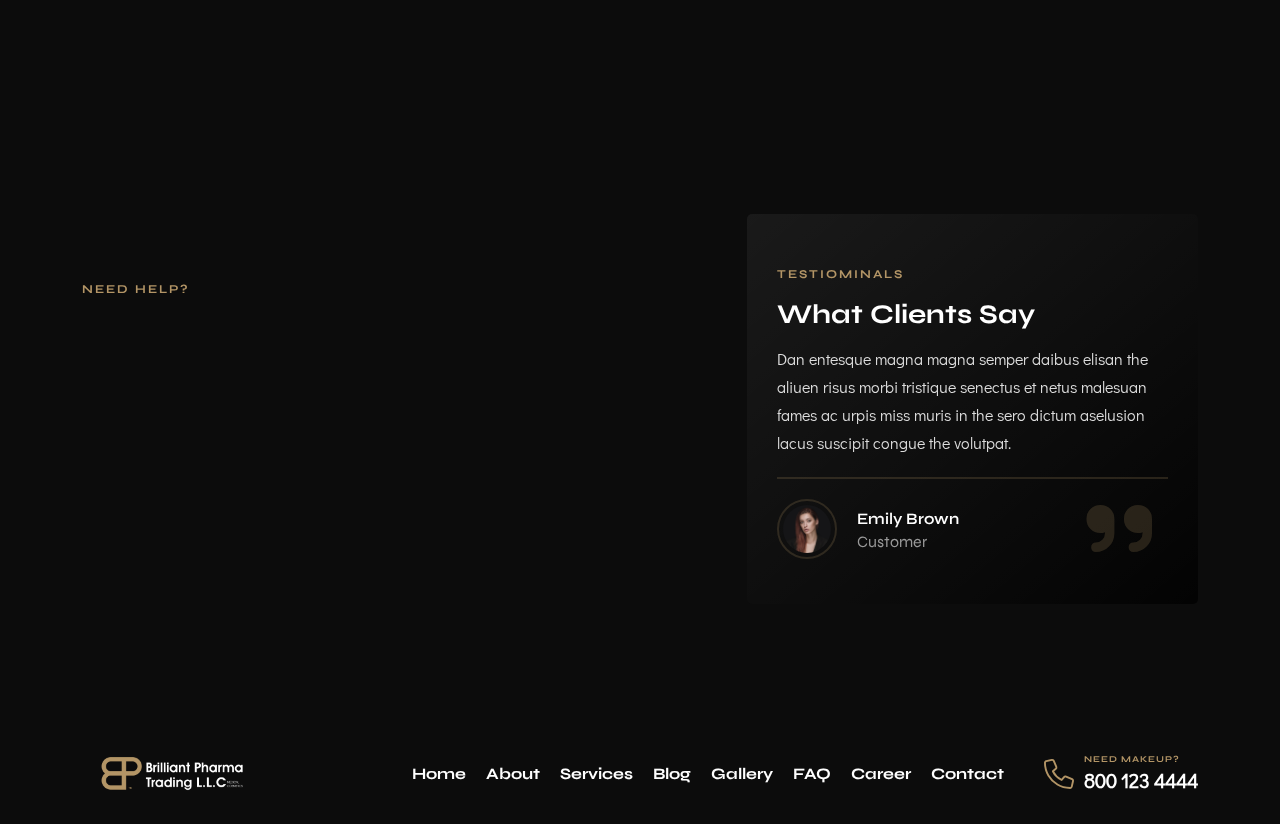
<file: blog.html>
<!DOCTYPE html>
<html lang="en">

<head>
    <meta charset="utf-8">
    <meta http-equiv="X-UA-Compatible" content="IE=edge">
    <meta name="viewport" content="width=device-width, initial-scale=1">
    <title>Brilliant Pharma Trading </title>
    <!-- Style  -->
    <link rel="icon" type="image/png" href="" />
    <link rel="stylesheet" href="https://fonts.googleapis.com/css2?family=Didact+Gothic&amp;family=Syne:wght@400;500;600;700;800&amp;display=swap">
    <link rel="stylesheet" href="css/plugins.css" />
    <link rel="stylesheet" href="css/odometer.css">
    <link rel="stylesheet" href="css/style.css">
</head>

  <body>
    <!-- Progress scroll totop -->
    <div class="progress-wrap cursor-pointer">
        <svg class="progress-circle svg-content" width="100%" height="100%" viewBox="-1 -1 102 102">
            <path d="M50,1 a49,49 0 0,1 0,98 a49,49 0 0,1 0,-98" />
        </svg>
    </div>
    <!-- Cursor -->
    <div class="cursor js-cursor"></div>
   <!-- Start Navbar -->
   <div data-include="nav.html"></div>
   <!-- End Navbar -->

<!-- Blog -->
<section class="blog-home section-padding">
    <div class="container">
        <div class="row mb-45">
            <div class="col-md-12 text-center">
              <h6 class="wow" data-splitting>
                Curious about the latest beauty breakthroughs?
              </h6>
              <h1 class="wow" data-splitting>Read Our Blog</h1>
            </div>
          </div>
        <div class="row mb-45">
            <div class="col-md-6 mb-15">
                <div class="item">
                    <div class="wrap">
                        <div class="img"> <img src="images/blog/1.jpg" class="img-fluid rounded-1"> </div>
                        <div class="title">
                            <a href="blog-single.html">
                                <h6>Body Care</h6>
                                <h4>Body Care Tips</h4> <i class="icon fa-light fa-arrow-up-right"></i>
                            </a>
                        </div>
                    </div>
                </div>
            </div>
            <div class="col-md-6 mb-15">
                    <div class="item">
                        <div class="wrap">
                            <div class="img"> <img src="images/blog/2.jpg" class="img-fluid rounded-1"> </div>
                            <div class="title">
                                <a href="blog-single.html">
                                    <h6>Hair Care</h6>
                                    <h4>Hair Care & Styling Tips</h4> <i class="icon fa-light fa-arrow-up-right"></i>
                                </a>
                            </div>
                        </div>
                    </div>
            </div>
            <div class="col-md-6 mb-15">
                    <div class="item">
                        <div class="wrap">
                            <div class="img"> <img src="images/blog/3.jpg" class="img-fluid rounded-1"> </div>
                            <div class="title">
                                <a href="blog-single.html">
                                    <h6>Makeup</h6>
                                    <h4>Makeup Products</h4> <i class="icon fa-light fa-arrow-up-right"></i>
                                </a>
                            </div>
                        </div>
                    </div>
            </div>
            <div class="col-md-6 mb-15">
                    <div class="item">
                        <div class="wrap">
                            <div class="img"> <img src="images/blog/4.jpg" class="img-fluid rounded-1"> </div>
                            <div class="title">
                                <a href="blog-single.html">
                                    <h6>Face Care</h6>
                                    <h4>Tips for Healthy Skin</h4> <i class="icon fa-light fa-arrow-up-right"></i>
                                </a>
                            </div>
                        </div>
                    </div>
            </div>  
        </div>
        
    </div>
</section>
<!-- Testiominals -->
<section class="testimonials">
    <div class="background bg-img bg-fixed section-padding" data-overlay-dark="4" data-background="images/slider/1.jpg">
        <div class="container">
            <div class="row">
                <!-- need helps -->
                <div class="col-md-6 mb-30 mt-60">
                    <h6>Need Help?</h6>
                    <h5 class="wow" data-splitting>Do you need help with creative make-up?</h5>
                    <div class="btn-wrap text-left wow fadeInUp" data-wow-delay=".6s">
                        <div class="btn-link"> <a href="#">hi@makeup.com</a> <span class="btn-block animation-bounce"></span> </div>
                    </div>
                </div>
                <!-- testiominals -->
                <div class="col-md-5 offset-md-1">
                    <div class="wrap">
                        <h6>Testiominals</h6>
                        <h5>What Clients Say</h5>
                        <div class="owl-carousel owl-theme">
                            <div class="item">
                                <p>Dan entesque magna magna semper daibus elisan the aliuen risus morbi tristique senectus et netus malesuan fames ac urpis miss muris in the sero dictum aselusion lacus suscipit congue the volutpat.</p> <span class="quote"><i class="fa-sharp fa-solid fa-quote-right"></i></span>
                                <div class="info">
                                    <div class="author-img"> <img src="images/team/02.jpg" alt=""> </div>
                                    <div class="cont">
                                        <h6>Emily Brown</h6> <span>Customer</span>
                                    </div>
                                </div>
                            </div>
                            <div class="item">
                                <p>Dan entesque magna magna semper daibus elisan the aliuen risus morbi tristique senectus et netus malesuan fames ac urpis miss muris in the sero dictum aselusion lacus suscipit congue the volutpat.</p> <span class="quote"><i class="fa-sharp fa-solid fa-quote-right"></i></span>
                                <div class="info">
                                    <div class="author-img"> <img src="images/team/03.jpg" alt=""> </div>
                                    <div class="cont">
                                        <h6>Jason White</h6> <span>Customer</span>
                                    </div>
                                </div>
                            </div>
                        </div>
                    </div>
                </div>
            </div>
        </div>
    </div>
</section>
<!-- Footer -->

<div data-include="footer.html"></div>
<!-- Js  -->
    <script src="js/jquery-3.7.1.min.js"></script>
    <script src="js/jquery-migrate-3.4.1.min.js"></script>
    <script src="js/modernizr-2.6.2.min.js"></script>
    <script src="js/imagesloaded.pkgd.min.js"></script>
    <script src="js/jquery.isotope.v3.0.2.js"></script>
    <script src="js/popper.min.js"></script>
    <script src="js/bootstrap.min.js"></script>
    <script src="js/scrollIt.min.js"></script>
    <script src="js/jquery.waypoints.min.js"></script>
    <script src="js/owl.carousel.min.js"></script>
    <script src="js/jquery.stellar.min.js"></script>
    <script src="js/jquery.magnific-popup.js"></script>
    <script src="js/YouTubePopUp.js"></script>
    <script src="js/before-after.js"></script>
    <script src="js/jquery.easing.1.3.js"></script>
    <script src="js/smooth-scroll.min.js"></script>
    <script src="js/wow.js"></script>
    <script src="js/ripples.min.js"></script>
    <script src="js/odometer.js"></script>
    
    <script src="js/custom.js"></script>
</body>
</html>
</file>
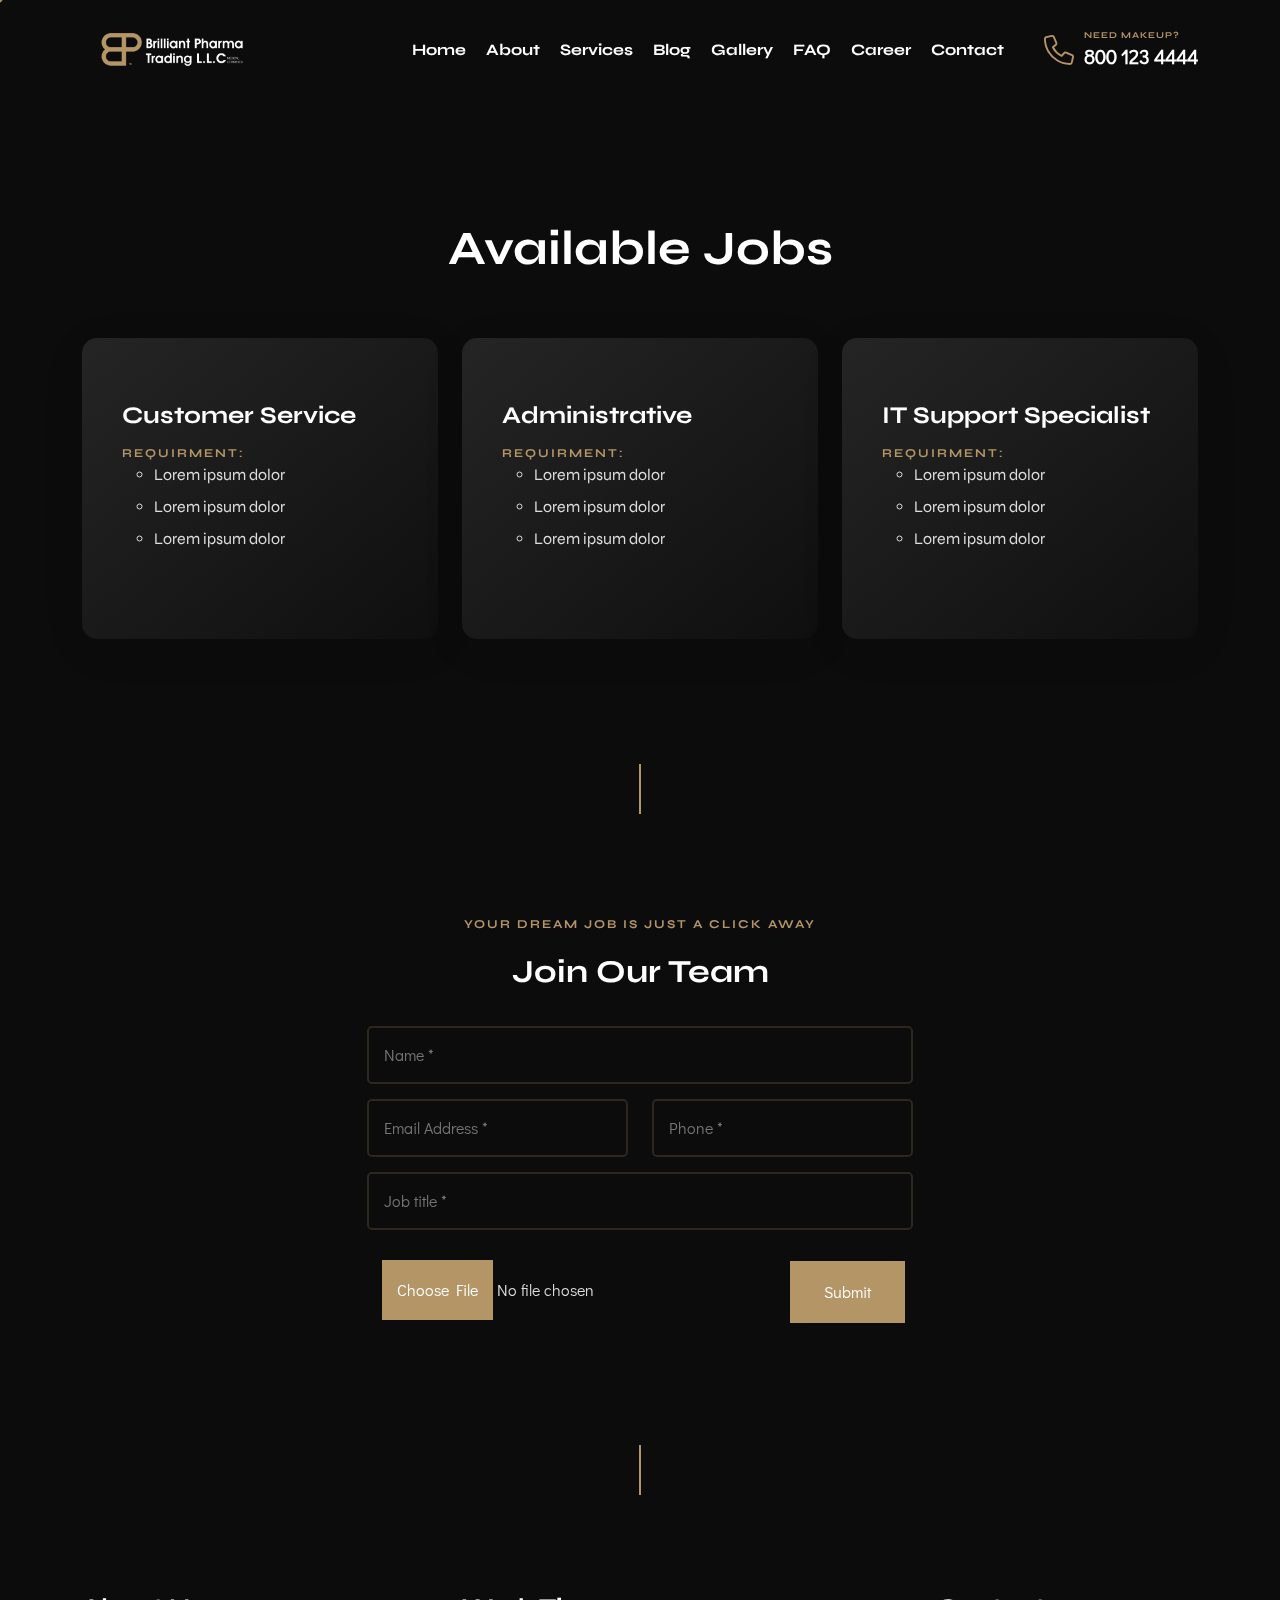
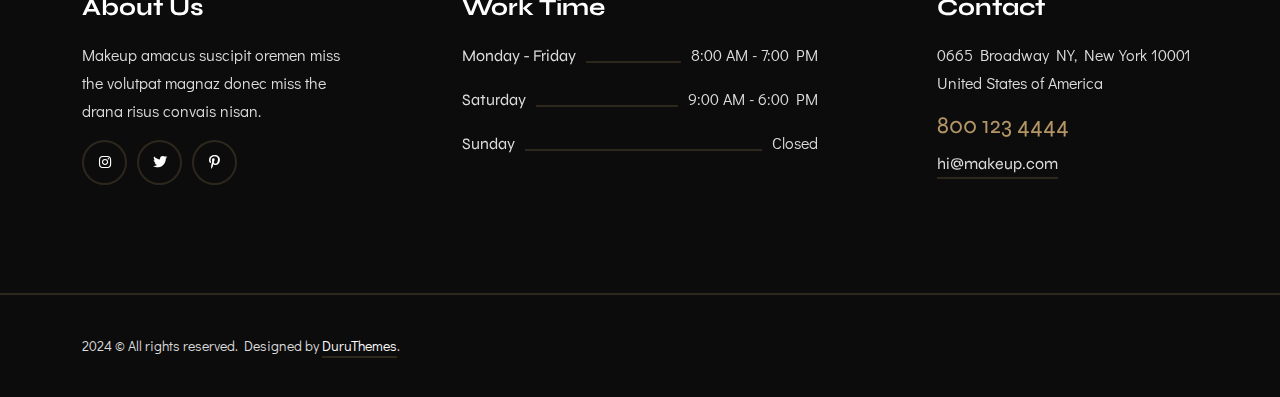
<file: career.html>
<!DOCTYPE html>
<html lang="en">
  <head>
    <meta charset="utf-8" />
    <meta http-equiv="X-UA-Compatible" content="IE=edge" />
    <meta name="viewport" content="width=device-width, initial-scale=1" />
    <title>Brilliant Pharma Trading</title>
    <!-- Style  -->
    <link rel="icon" type="image/png" href="" />
    <link
      rel="stylesheet"
      href="https://fonts.googleapis.com/css2?family=Didact+Gothic&amp;family=Syne:wght@400;500;600;700;800&amp;display=swap"
    />
    <link rel="stylesheet" href="css/plugins.css" />
    <link rel="stylesheet" href="css/odometer.css" />
    <link rel="stylesheet" href="css/style.css" />
    <style>
      input[type="file"]::file-selector-button {
        border: none;
        background: var(--main-color);
        padding: 18px 15px;
        color: #fff;
        cursor: pointer;
        font-weight: 500;
      }
      .career input[type="submit"] {
        border: none;
        background: var(--main-color);
        height: fit-content;
        color: #fff;
        cursor: pointer;
        font-weight: 500;
      }
      input[type="submit"]:hover,
      input[type="file"]::file-selector-button:hover {
        background: rgb(53, 117, 53);
      }
    </style>
  </head>

  <body>
    <!-- Progress scroll totop -->
    <div class="progress-wrap cursor-pointer">
      <svg
        class="progress-circle svg-content"
        width="100%"
        height="100%"
        viewBox="-1 -1 102 102"
      >
        <path d="M50,1 a49,49 0 0,1 0,98 a49,49 0 0,1 0,-98" />
      </svg>
    </div>
    <!-- Cursor -->
    <div class="cursor js-cursor"></div>
    <!-- Start Navbar -->
    <div data-include="nav.html"></div>
    <!-- End Navbar -->

    <!-- Contact Box -->
    <div class="contact-box section-padding">
      <div class="container">
        <div class="row mb-45">
          <div class="col-md-12 text-center">
            <h1 class="wow" data-splitting>Available Jobs</h1>
          </div>
        </div>
        <div class="row">
          <div class="col-md-4 wow fadeInUp" data-wow-delay=".2s">
            <div class="item">
              <h5>Customer Service</h5>
              <h6 style="margin-bottom: 5px; margin-top: 10px">Requirment:</h6>
              <ul style="list-style: circle">
                <li>Lorem ipsum dolor</li>
                <br />
                <li>Lorem ipsum dolor</li>
                <br />
                <li>Lorem ipsum dolor</li>
                <br />
              </ul>
            </div>
          </div>
          <div class="col-md-4 wow fadeInUp" data-wow-delay=".4s">
            <div class="item">
              <h5>Administrative</h5>
              <h6 style="margin-bottom: 5px; margin-top: 10px">Requirment:</h6>
              <ul style="list-style: circle">
                <li>Lorem ipsum dolor</li>
                <br />
                <li>Lorem ipsum dolor</li>
                <br />
                <li>Lorem ipsum dolor</li>
                <br />
              </ul>
            </div>
          </div>
          <div class="col-md-4 wow fadeInUp" data-wow-delay=".6s">
            <div class="item">
              <h5>IT Support Specialist</h5>
              <h6 style="margin-bottom: 5px; margin-top: 10px">Requirment:</h6>
              <ul style="list-style: circle">
                <li>Lorem ipsum dolor</li>
                <br />
                <li>Lorem ipsum dolor</li>
                <br />
                <li>Lorem ipsum dolor</li>
                <br />
              </ul>
            </div>
          </div>
        </div>
      </div>
    </div>
    <!-- divider line -->
    <div class="line-vr-section"></div>
    <!-- career  -->
    <section class="contact section-padding">
      <div class="container">
        <div class="row justify-content-center">
          <div class="col-md-6 text-center">
            <h6>Your Dream Job is Just a Click Away</h6>
            <h5>Join Our Team</h5>
            <form method="post" class="contact__form" action="">
              <!-- Form elements -->
              <div class="row">
                <div class="col-md-12 form-group">
                  <input
                    name="name"
                    type="text"
                    placeholder="Name *"
                    required
                  />
                </div>
                <div class="col-md-6 form-group">
                  <input
                    name="email"
                    type="email"
                    placeholder="Email Address *"
                    required
                  />
                </div>
                <div class="col-md-6 form-group">
                  <input
                    name="phone"
                    type="text"
                    placeholder="Phone *"
                    required
                  />
                </div>
                <div class="col-md-12 form-group">
                  <input
                    name=""
                    type="text"
                    placeholder="Job title *"
                    required
                  />
                </div>
                <div class="col-md-12 d-flex career">
                  <input type="file" name="" id="" style="border: none" />
                  <input type="submit" value="Submit" class="mt-3 me-2" />
                </div>
              </div>
            </form>
          </div>
        </div>
      </div>
    </section>
    <!-- divider line -->
    <div class="line-vr-section"></div>
    <!-- Footer -->

    <div data-include="footer.html"></div>
    <!-- Js  -->
    <script src="js/jquery-3.7.1.min.js"></script>
    <script src="js/jquery-migrate-3.4.1.min.js"></script>
    <script src="js/modernizr-2.6.2.min.js"></script>
    <script src="js/imagesloaded.pkgd.min.js"></script>
    <script src="js/jquery.isotope.v3.0.2.js"></script>
    <script src="js/popper.min.js"></script>
    <script src="js/bootstrap.min.js"></script>
    <script src="js/scrollIt.min.js"></script>
    <script src="js/jquery.waypoints.min.js"></script>
    <script src="js/owl.carousel.min.js"></script>
    <script src="js/jquery.stellar.min.js"></script>
    <script src="js/jquery.magnific-popup.js"></script>
    <script src="js/YouTubePopUp.js"></script>
    <script src="js/before-after.js"></script>
    <script src="js/jquery.easing.1.3.js"></script>
    <script src="js/smooth-scroll.min.js"></script>
    <script src="js/wow.js"></script>
    <script src="js/ripples.min.js"></script>
    <script src="js/odometer.js"></script>

    <script src="js/custom.js"></script>
  </body>
</html>
</file>
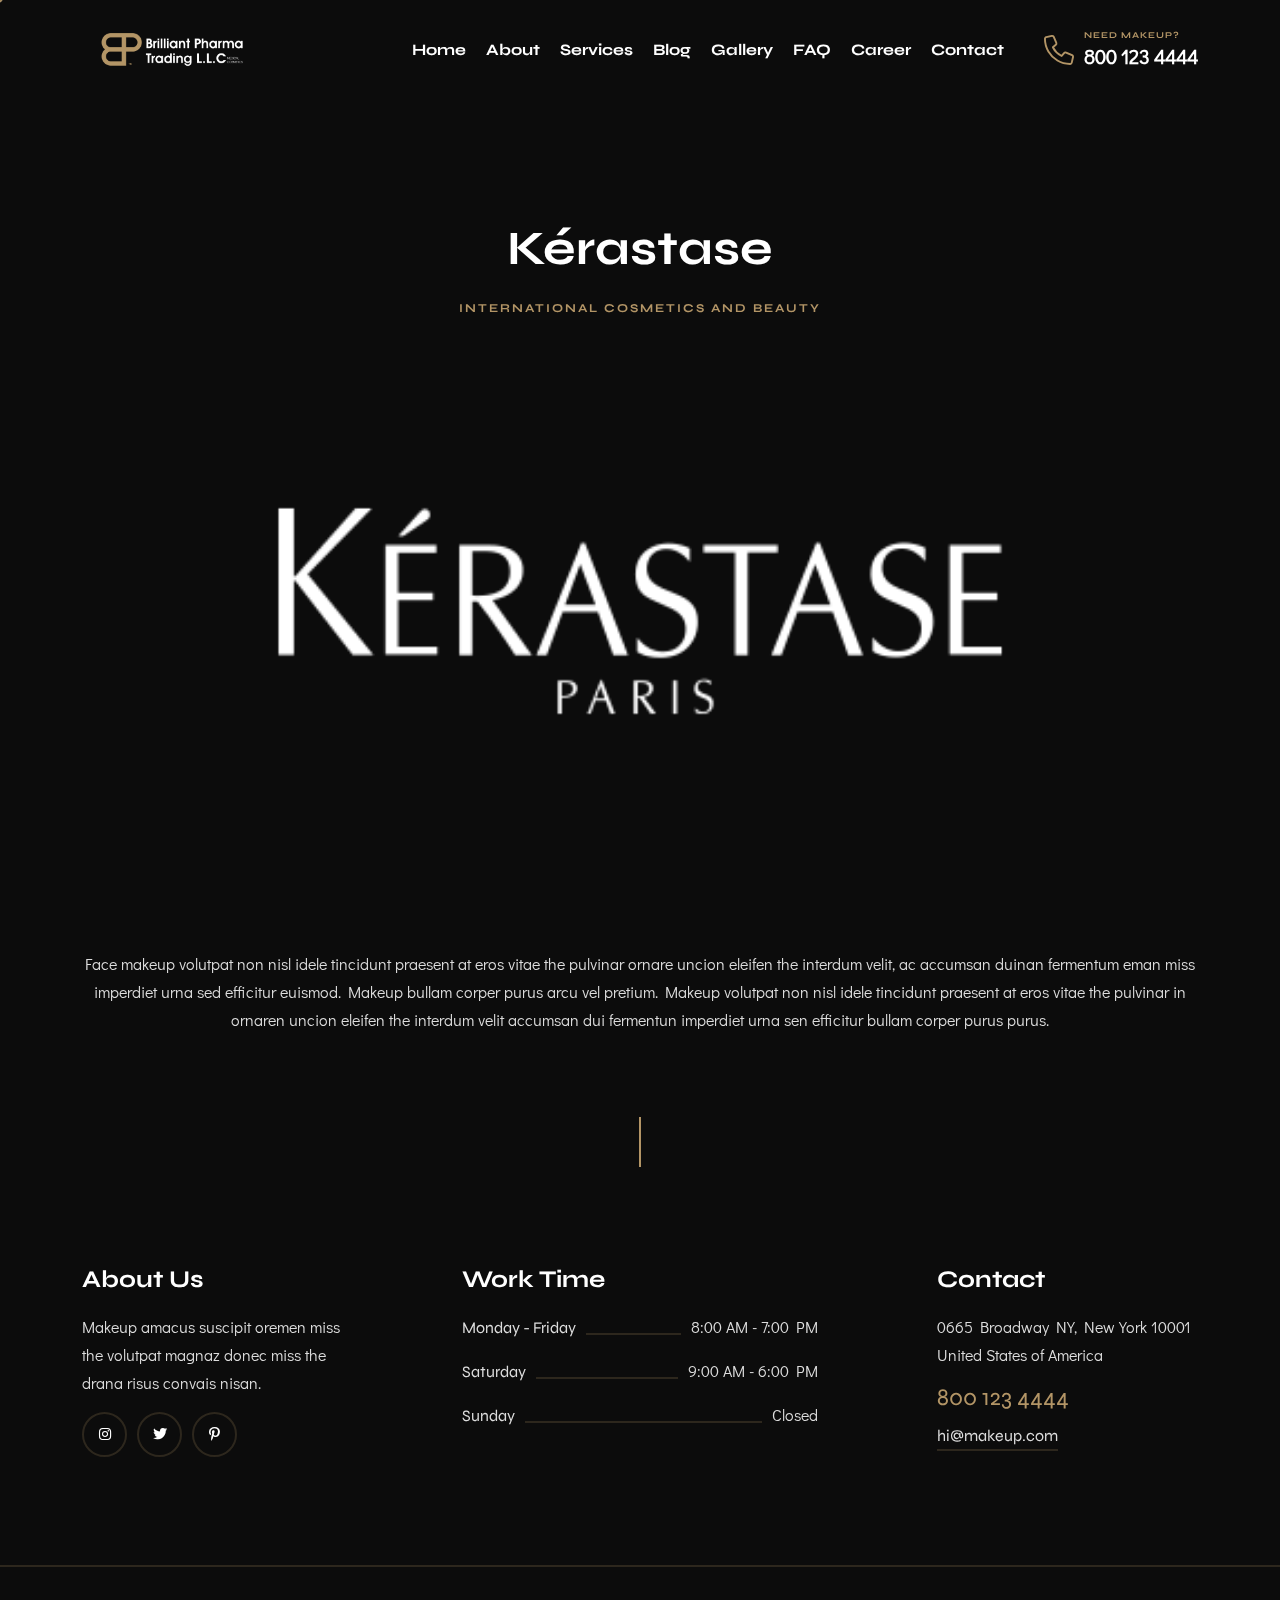
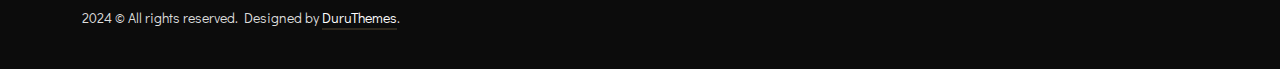
<file: client-single.html>
<!DOCTYPE html>
<html lang="en">

<head>
    <meta charset="utf-8">
    <meta http-equiv="X-UA-Compatible" content="IE=edge">
    <meta name="viewport" content="width=device-width, initial-scale=1">
    <title>Brilliant Pharma Trading </title>
    <!-- Style  -->
    <link rel="icon" type="image/png" href="" />
    <link rel="stylesheet" href="https://fonts.googleapis.com/css2?family=Didact+Gothic&amp;family=Syne:wght@400;500;600;700;800&amp;display=swap">
    <link rel="stylesheet" href="css/plugins.css" />
    <link rel="stylesheet" href="css/odometer.css">
    <link rel="stylesheet" href="css/style.css">
</head>

  <body>
    <!-- Progress scroll totop -->
    <div class="progress-wrap cursor-pointer">
        <svg class="progress-circle svg-content" width="100%" height="100%" viewBox="-1 -1 102 102">
            <path d="M50,1 a49,49 0 0,1 0,98 a49,49 0 0,1 0,-98" />
        </svg>
    </div>
    <!-- Cursor -->
    <div class="cursor js-cursor"></div>
    <!-- Start Navbar -->
    <div data-include="nav.html"></div>
    <!-- End Navbar -->

    <!-- client-single Page  -->
    <section class="section-padding services-page pb-5">
        <div class="container">
            <div class="row ">
                <div class="col-md-12 text-center">
                    <h1 class="wow" data-splitting>Kérastase</h1>
                    <h6 class="wow" data-splitting>International cosmetics and beauty </h6>

                </div>
            </div>
            <div class="row">
               <div class="col-md-12 mb-60">
                   <img src="images/clients/3.png" class="img-fluid" alt="">
               </div>
                <div class="col-md-12"> 
                    <p class="mb-60 text-center">Face makeup volutpat non nisl idele tincidunt praesent at eros vitae the pulvinar ornare uncion eleifen the interdum velit, ac accumsan duinan fermentum eman miss imperdiet urna sed efficitur euismod. Makeup bullam corper purus arcu vel pretium. Makeup volutpat non nisl idele tincidunt praesent at eros vitae the pulvinar in ornaren uncion eleifen the interdum velit accumsan dui fermentun imperdiet urna sen efficitur bullam corper purus purus.</p>
                </div>
            </div>
        </div>
    </section>
    <!-- divider line -->
    <div class="line-vr-section"></div>
    

<!-- Footer -->
<div data-include="footer.html"></div>
<!-- Js  -->
    <script src="js/jquery-3.7.1.min.js"></script>
    <script src="js/jquery-migrate-3.4.1.min.js"></script>
    <script src="js/modernizr-2.6.2.min.js"></script>
    <script src="js/imagesloaded.pkgd.min.js"></script>
    <script src="js/jquery.isotope.v3.0.2.js"></script>
    <script src="js/popper.min.js"></script>
    <script src="js/bootstrap.min.js"></script>
    <script src="js/scrollIt.min.js"></script>
    <script src="js/jquery.waypoints.min.js"></script>
    <script src="js/owl.carousel.min.js"></script>
    <script src="js/jquery.stellar.min.js"></script>
    <script src="js/jquery.magnific-popup.js"></script>
    <script src="js/YouTubePopUp.js"></script>
    <script src="js/before-after.js"></script>
    <script src="js/jquery.easing.1.3.js"></script>
    <script src="js/smooth-scroll.min.js"></script>
    <script src="js/wow.js"></script>
    <script src="js/ripples.min.js"></script>
    <script src="js/odometer.js"></script>
    
    <script src="js/custom.js"></script>
</body>
</html>
</file>
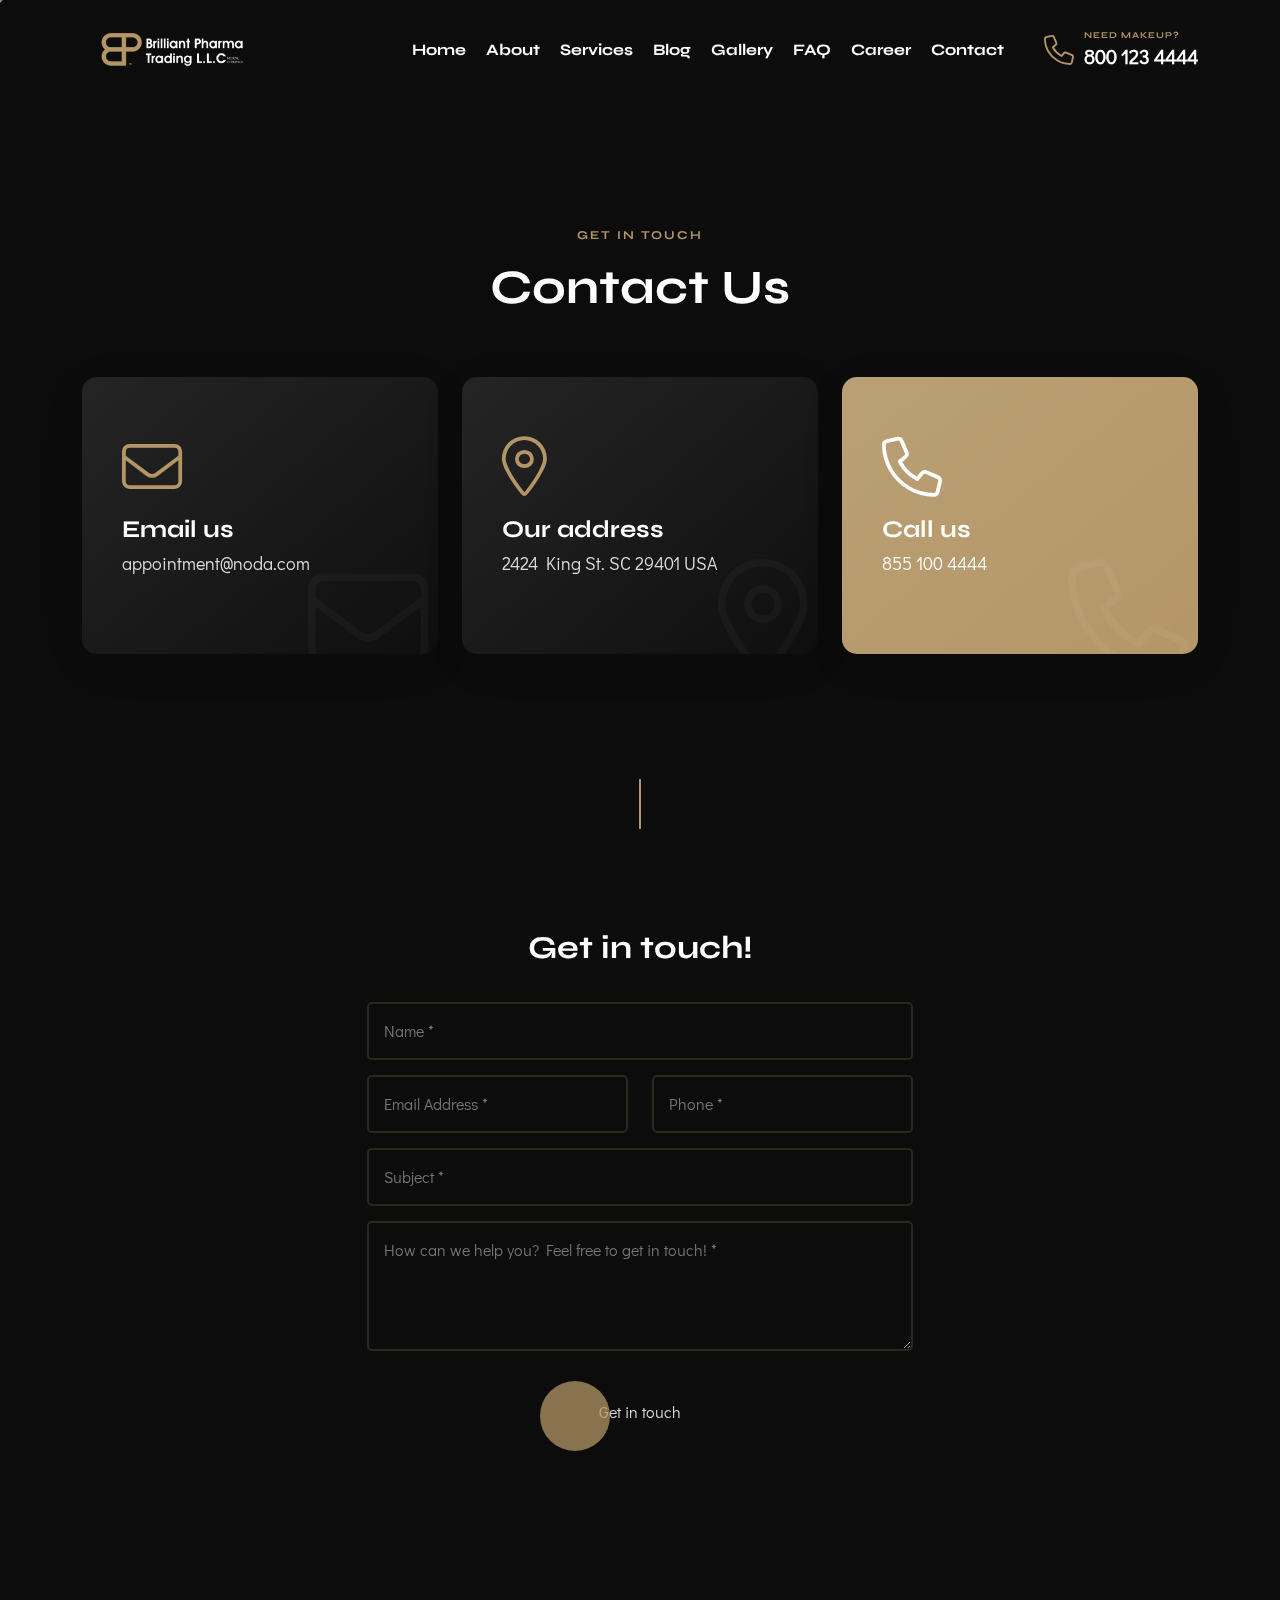
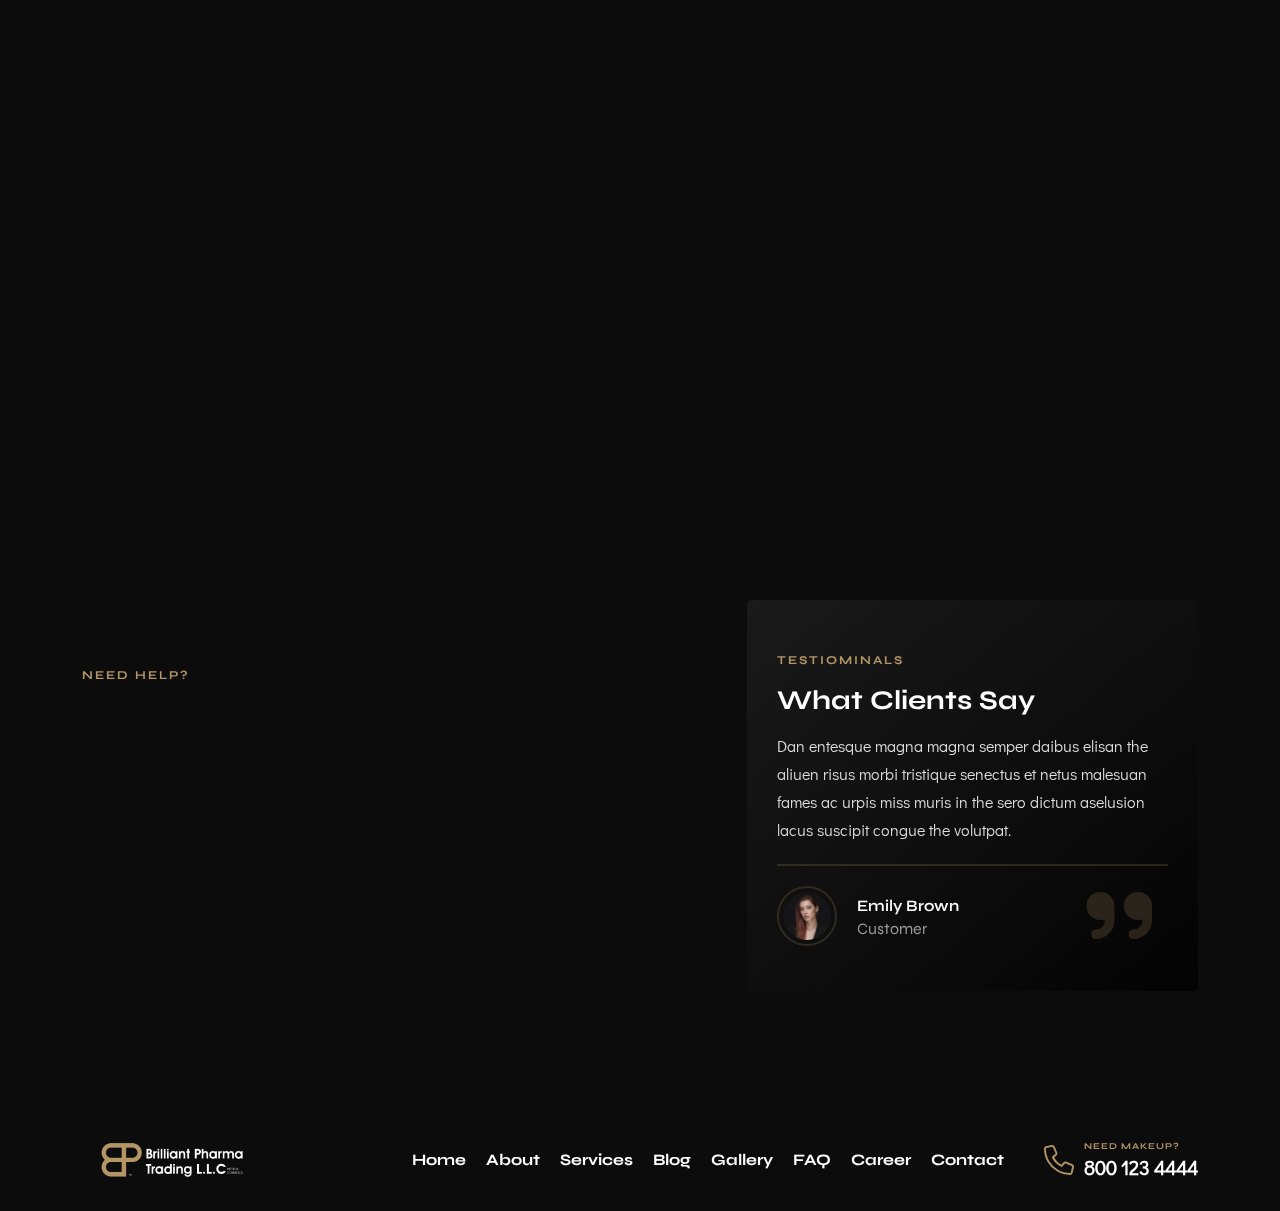
<file: contact.html>
<!DOCTYPE html>
<html lang="en">

<head>
    <meta charset="utf-8">
    <meta http-equiv="X-UA-Compatible" content="IE=edge">
    <meta name="viewport" content="width=device-width, initial-scale=1">
    <title>Brilliant Pharma Trading </title>
    <!-- Style  -->
    <link rel="icon" type="image/png" href="" />
    <link rel="stylesheet" href="https://fonts.googleapis.com/css2?family=Didact+Gothic&amp;family=Syne:wght@400;500;600;700;800&amp;display=swap">
    <link rel="stylesheet" href="css/plugins.css" />
    <link rel="stylesheet" href="css/odometer.css">
    <link rel="stylesheet" href="css/style.css">
</head>

  <body>
    <!-- Progress scroll totop -->
    <div class="progress-wrap cursor-pointer">
        <svg class="progress-circle svg-content" width="100%" height="100%" viewBox="-1 -1 102 102">
            <path d="M50,1 a49,49 0 0,1 0,98 a49,49 0 0,1 0,-98" />
        </svg>
    </div>
    <!-- Cursor -->
    <div class="cursor js-cursor"></div>
    <!-- Start Navbar -->
    <div data-include="nav.html"></div>
    <!-- End Navbar -->

 <!-- Contact Box -->
 <div class="contact-box section-padding">
    <div class="container">
        <div class="row mb-45">
            <div class="col-md-12 text-center">
                <h6 class="wow" data-splitting>Get in touch</h6>
                <h1 class="wow" data-splitting>Contact Us</h1>
            </div>
        </div>
        <div class="row">
            <div class="col-md-4 wow fadeInUp" data-wow-delay=".2s">
                <div class="item"> 
                    <span class="icon fa-light fa-envelope"></span>
                    <h5>Email us</h5>
                    <p>appointment@noda.com</p>
                    <span class="numb fa-light fa-envelope"></span>
                </div>
            </div>
            <div class="col-md-4 wow fadeInUp" data-wow-delay=".4s">
                <div class="item"> <span class="icon fa-light fa-location-dot"></span>
                    <h5>Our address</h5>
                    <p>2424 King St. SC 29401 USA</p>
                    <span class="numb fa-light fa-location-dot"></span>
                </div>
            </div>
            <div class="col-md-4 wow fadeInUp" data-wow-delay=".6s">
                <div class="item active"> <span class="icon fa-light fa-phone"></span>
                    <h5>Call us</h5>
                    <p>855 100 4444</p>
                    <span class="numb fa-light fa-phone"></span>
                </div>
            </div>
        </div>
    </div>
</div>
<!-- divider line -->
<div class="line-vr-section"></div>
<!-- Contact  -->
<section class="contact section-padding">
    <div class="container">
        <div class="row justify-content-center">
            <div class="col-md-6 text-center">
                <h5>Get in touch!</h5>
                <form method="post" class="contact__form" action="https://duruthemes.com/demo/html/noda/dark/mail.php">
                    <!-- Form message -->
                    <div class="row">
                        <div class="col-12">
                            <div class="alert alert-success contact__msg" style="display: none" role="alert"> Your message was sent successfully. </div>
                        </div>
                    </div>
                    <!-- Form elements -->
                    <div class="row">
                        <div class="col-md-12 form-group">
                            <input name="name" type="text" placeholder="Name *" required>
                        </div>
                        <div class="col-md-6 form-group">
                            <input name="email" type="email" placeholder="Email Address *" required>
                        </div>
                        <div class="col-md-6 form-group">
                            <input name="phone" type="text" placeholder="Phone *" required>
                        </div>
                        <div class="col-md-12 form-group">
                            <input name="subject" type="text" placeholder="Subject *" required>
                        </div>
                        <div class="col-md-12 form-group">
                            <textarea name="message" id="message" cols="30" rows="4" placeholder="How can we help you? Feel free to get in touch! *" required></textarea>
                        </div>
                        <div class="col-md-12 mt-15">
                            <div class="btn-wrap">
                                <div class="btn-link">
                                    <input type="submit" value="Get in touch"> <span class="btn-block animation-bounce"></span>
                                </div>
                            </div>
                        </div>
                    </div>
                </form>
            </div>
        </div>
    </div>
</section>
<!-- Maps -->
<section id="map">
    <div class="full-width">
        <div class="google-map">
            <iframe src="https://www.google.com/maps/embed?pb=!1m18!1m12!1m3!1d1573147.7480448114!2d-74.84628175962355!3d41.04009641088412!2m3!1f0!2f0!3f0!3m2!1i1024!2i768!4f13.1!3m3!1m2!1s0x89c25856139b3d33%3A0xb2739f33610a08ee!2s1616%20Broadway%2C%20New%20York%2C%20NY%2010019%2C%20Amerika%20Birle%C5%9Fik%20Devletleri!5e0!3m2!1str!2str!4v1646760525018!5m2!1str!2str" width="100%" height="500" style="border:0;" allowfullscreen="" loading="lazy"></iframe>
        </div>
    </div>
</section>
<!-- Testiominals -->
<section class="testimonials">
    <div class="background bg-img bg-fixed section-padding" data-overlay-dark="4" data-background="images/slider/1.jpg">
        <div class="container">
            <div class="row">
                <!-- need helps -->
                <div class="col-md-6 mb-30 mt-60">
                    <h6>Need Help?</h6>
                    <h5 class="wow" data-splitting>Do you need help with creative make-up?</h5>
                    <div class="btn-wrap text-left wow fadeInUp" data-wow-delay=".6s">
                        <div class="btn-link"> <a href="#">hi@makeup.com</a> <span class="btn-block animation-bounce"></span> </div>
                    </div>
                </div>
                <!-- testiominals -->
                <div class="col-md-5 offset-md-1">
                    <div class="wrap">
                        <h6>Testiominals</h6>
                        <h5>What Clients Say</h5>
                        <div class="owl-carousel owl-theme">
                            <div class="item">
                                <p>Dan entesque magna magna semper daibus elisan the aliuen risus morbi tristique senectus et netus malesuan fames ac urpis miss muris in the sero dictum aselusion lacus suscipit congue the volutpat.</p> <span class="quote"><i class="fa-sharp fa-solid fa-quote-right"></i></span>
                                <div class="info">
                                    <div class="author-img"> <img src="images/team/02.jpg" alt=""> </div>
                                    <div class="cont">
                                        <h6>Emily Brown</h6> <span>Customer</span>
                                    </div>
                                </div>
                            </div>
                            <div class="item">
                                <p>Dan entesque magna magna semper daibus elisan the aliuen risus morbi tristique senectus et netus malesuan fames ac urpis miss muris in the sero dictum aselusion lacus suscipit congue the volutpat.</p> <span class="quote"><i class="fa-sharp fa-solid fa-quote-right"></i></span>
                                <div class="info">
                                    <div class="author-img"> <img src="images/team/03.jpg" alt=""> </div>
                                    <div class="cont">
                                        <h6>Jason White</h6> <span>Customer</span>
                                    </div>
                                </div>
                            </div>
                        </div>
                    </div>
                </div>
            </div>
        </div>
    </div>
</section>
<!-- Footer -->

<div data-include="footer.html"></div>
<!-- Js  -->
    <script src="js/jquery-3.7.1.min.js"></script>
    <script src="js/jquery-migrate-3.4.1.min.js"></script>
    <script src="js/modernizr-2.6.2.min.js"></script>
    <script src="js/imagesloaded.pkgd.min.js"></script>
    <script src="js/jquery.isotope.v3.0.2.js"></script>
    <script src="js/popper.min.js"></script>
    <script src="js/bootstrap.min.js"></script>
    <script src="js/scrollIt.min.js"></script>
    <script src="js/jquery.waypoints.min.js"></script>
    <script src="js/owl.carousel.min.js"></script>
    <script src="js/jquery.stellar.min.js"></script>
    <script src="js/jquery.magnific-popup.js"></script>
    <script src="js/YouTubePopUp.js"></script>
    <script src="js/before-after.js"></script>
    <script src="js/jquery.easing.1.3.js"></script>
    <script src="js/smooth-scroll.min.js"></script>
    <script src="js/wow.js"></script>
    <script src="js/ripples.min.js"></script>
    <script src="js/odometer.js"></script>
    
    <script src="js/custom.js"></script>
</body>
</html>
</file>
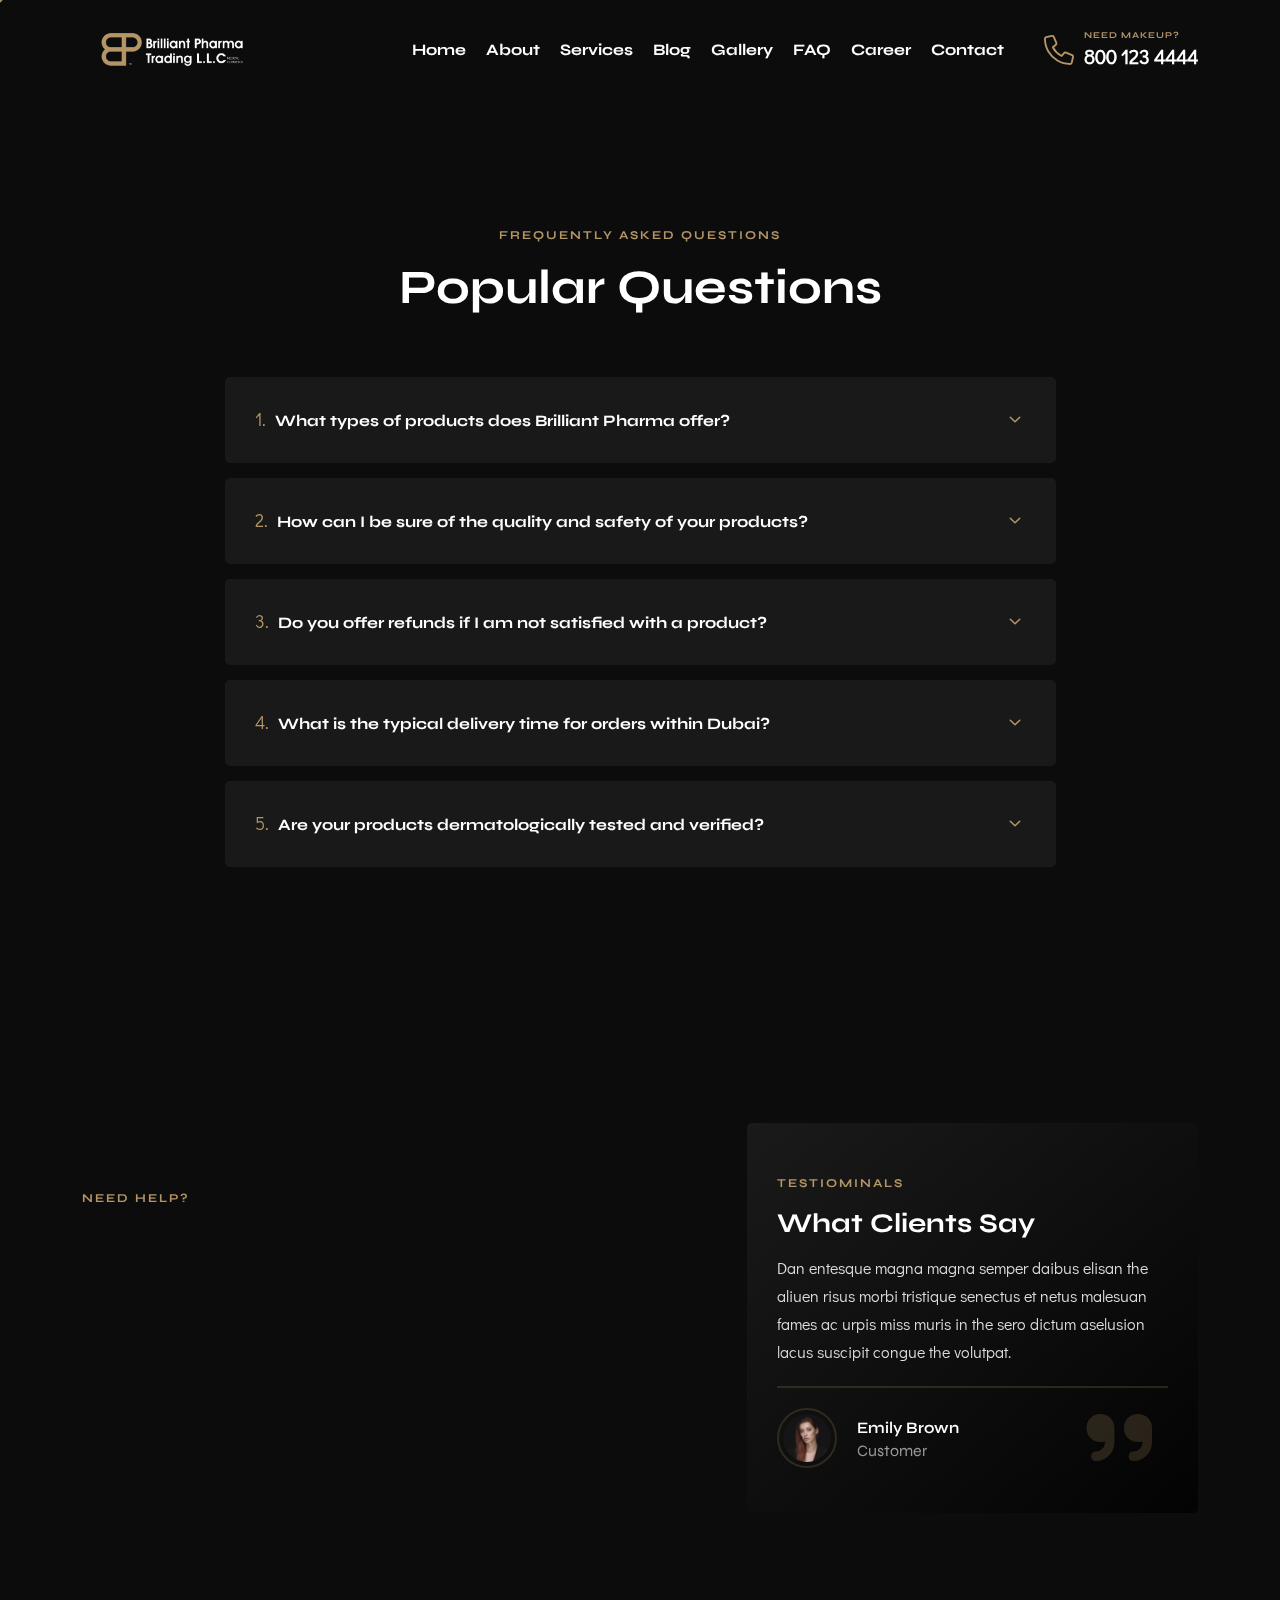
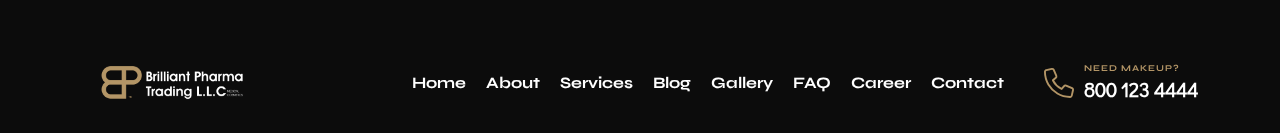
<file: Faq.html>
<!DOCTYPE html>
<html lang="en">

<head>
    <meta charset="utf-8">
    <meta http-equiv="X-UA-Compatible" content="IE=edge">
    <meta name="viewport" content="width=device-width, initial-scale=1">
    <title>Brilliant Pharma Trading </title>
    <!-- Style  -->
    <link rel="icon" type="image/png" href="" />
    <link rel="stylesheet" href="https://fonts.googleapis.com/css2?family=Didact+Gothic&amp;family=Syne:wght@400;500;600;700;800&amp;display=swap">
    <link rel="stylesheet" href="css/plugins.css" />
    <link rel="stylesheet" href="css/odometer.css">
    <link rel="stylesheet" href="css/style.css">
</head>

  <body>
    <!-- Progress scroll totop -->
    <div class="progress-wrap cursor-pointer">
        <svg class="progress-circle svg-content" width="100%" height="100%" viewBox="-1 -1 102 102">
            <path d="M50,1 a49,49 0 0,1 0,98 a49,49 0 0,1 0,-98" />
        </svg>
    </div>
    <!-- Cursor -->
    <div class="cursor js-cursor"></div>
    <!-- Start Navbar -->
    <div data-include="nav.html"></div>
    <!-- End Navbar -->
 <!-- FAQs -->
 <section class="team section-padding">
    <div class="container">
        <div class="row mb-45">
            <div class="col-md-12 text-center">
                <h6 class="wow" data-splitting>Frequently Asked Questions</h6>
                <h1 class="wow" data-splitting>Popular Questions</h1>
            </div>
        </div>
        <div class="row justify-content-center">
            <div class="col-md-9">
                <ul class="accordion-box clearfix">
                    <li class="accordion block">
                        <div class="acc-btn"><span class="count">1.</span> What types of products does Brilliant Pharma offer?</div>
                        <div class="acc-content">
                            <div class="content">
                                <div class="text">Nulla posuere tortoran nisan sempere scerisue etiam ornare iros metusan the ravidane sodales vesaire. Integer ac molestie nisi orci varius natoque penatis magnis the duru parturient monte nascetur ridiculus lacus suscipit congue done miss the rana risus.</div>
                            </div>
                        </div>
                    </li>
                    <li class="accordion block">
                        <div class="acc-btn"><span class="count">2.</span> How can I be sure of the quality and safety of your products?</div>
                        <div class="acc-content">
                            <div class="content">
                                <div class="text">Nulla posuere tortoran nisan sempere scerisue etiam ornare iros metusan the ravidane sodales vesaire. Integer ac molestie nisi orci varius natoque penatis magnis the duru parturient monte nascetur ridiculus lacus suscipit congue done miss the rana risus.</div>
                            </div>
                        </div>
                    </li>
                    <li class="accordion block">
                        <div class="acc-btn"><span class="count">3.</span> Do you offer refunds if I am not satisfied with a product?</div>
                        <div class="acc-content">
                            <div class="content">
                                <div class="text">Nulla posuere tortoran nisan sempere scerisue etiam ornare iros metusan the ravidane sodales vesaire. Integer ac molestie nisi orci varius natoque penatis magnis the duru parturient monte nascetur ridiculus lacus suscipit congue done miss the rana risus.</div>
                            </div>
                        </div>
                    </li>
                    <li class="accordion block">
                        <div class="acc-btn"><span class="count">4.</span> What is the typical delivery time for orders within Dubai?</div>
                        <div class="acc-content">
                            <div class="content">
                                <div class="text">Nulla posuere tortoran nisan sempere scerisue etiam ornare iros metusan the ravidane sodales vesaire. Integer ac molestie nisi orci varius natoque penatis magnis the duru parturient monte nascetur ridiculus lacus suscipit congue done miss the rana risus.</div>
                            </div>
                        </div>
                    </li>
                    <li class="accordion block">
                        <div class="acc-btn"><span class="count">5.</span> Are your products dermatologically tested and verified?</div>
                        <div class="acc-content">
                            <div class="content">
                                <div class="text">Nulla posuere tortoran nisan sempere scerisue etiam ornare iros metusan the ravidane sodales vesaire. Integer ac molestie nisi orci varius natoque penatis magnis the duru parturient monte nascetur ridiculus lacus suscipit congue done miss the rana risus.</div>
                            </div>
                        </div>
                    </li>
                </ul>
            </div>
        </div>
    </div>
</section>
<!-- Testiominals -->
<section class="testimonials">
    <div class="background bg-img bg-fixed section-padding" data-overlay-dark="4" data-background="images/slider/1.jpg">
        <div class="container">
            <div class="row">
                <!-- need helps -->
                <div class="col-md-6 mb-30 mt-60">
                    <h6>Need Help?</h6>
                    <h5 class="wow" data-splitting>Do you need help with creative make-up?</h5>
                    <div class="btn-wrap text-left wow fadeInUp" data-wow-delay=".6s">
                        <div class="btn-link"> <a href="#">hi@makeup.com</a> <span class="btn-block animation-bounce"></span> </div>
                    </div>
                </div>
                <!-- testiominals -->
                <div class="col-md-5 offset-md-1">
                    <div class="wrap">
                        <h6>Testiominals</h6>
                        <h5>What Clients Say</h5>
                        <div class="owl-carousel owl-theme">
                            <div class="item">
                                <p>Dan entesque magna magna semper daibus elisan the aliuen risus morbi tristique senectus et netus malesuan fames ac urpis miss muris in the sero dictum aselusion lacus suscipit congue the volutpat.</p> <span class="quote"><i class="fa-sharp fa-solid fa-quote-right"></i></span>
                                <div class="info">
                                    <div class="author-img"> <img src="images/team/02.jpg" alt=""> </div>
                                    <div class="cont">
                                        <h6>Emily Brown</h6> <span>Customer</span>
                                    </div>
                                </div>
                            </div>
                            <div class="item">
                                <p>Dan entesque magna magna semper daibus elisan the aliuen risus morbi tristique senectus et netus malesuan fames ac urpis miss muris in the sero dictum aselusion lacus suscipit congue the volutpat.</p> <span class="quote"><i class="fa-sharp fa-solid fa-quote-right"></i></span>
                                <div class="info">
                                    <div class="author-img"> <img src="images/team/03.jpg" alt=""> </div>
                                    <div class="cont">
                                        <h6>Jason White</h6> <span>Customer</span>
                                    </div>
                                </div>
                            </div>
                        </div>
                    </div>
                </div>
            </div>
        </div>
    </div>
</section>
<!-- Footer -->

<div data-include="footer.html"></div>
<!-- Js  -->
    <script src="js/jquery-3.7.1.min.js"></script>
    <script src="js/jquery-migrate-3.4.1.min.js"></script>
    <script src="js/modernizr-2.6.2.min.js"></script>
    <script src="js/imagesloaded.pkgd.min.js"></script>
    <script src="js/jquery.isotope.v3.0.2.js"></script>
    <script src="js/popper.min.js"></script>
    <script src="js/bootstrap.min.js"></script>
    <script src="js/scrollIt.min.js"></script>
    <script src="js/jquery.waypoints.min.js"></script>
    <script src="js/owl.carousel.min.js"></script>
    <script src="js/jquery.stellar.min.js"></script>
    <script src="js/jquery.magnific-popup.js"></script>
    <script src="js/YouTubePopUp.js"></script>
    <script src="js/before-after.js"></script>
    <script src="js/jquery.easing.1.3.js"></script>
    <script src="js/smooth-scroll.min.js"></script>
    <script src="js/wow.js"></script>
    <script src="js/ripples.min.js"></script>
    <script src="js/odometer.js"></script>
    
    <script src="js/custom.js"></script>
</body>
</html>
</file>
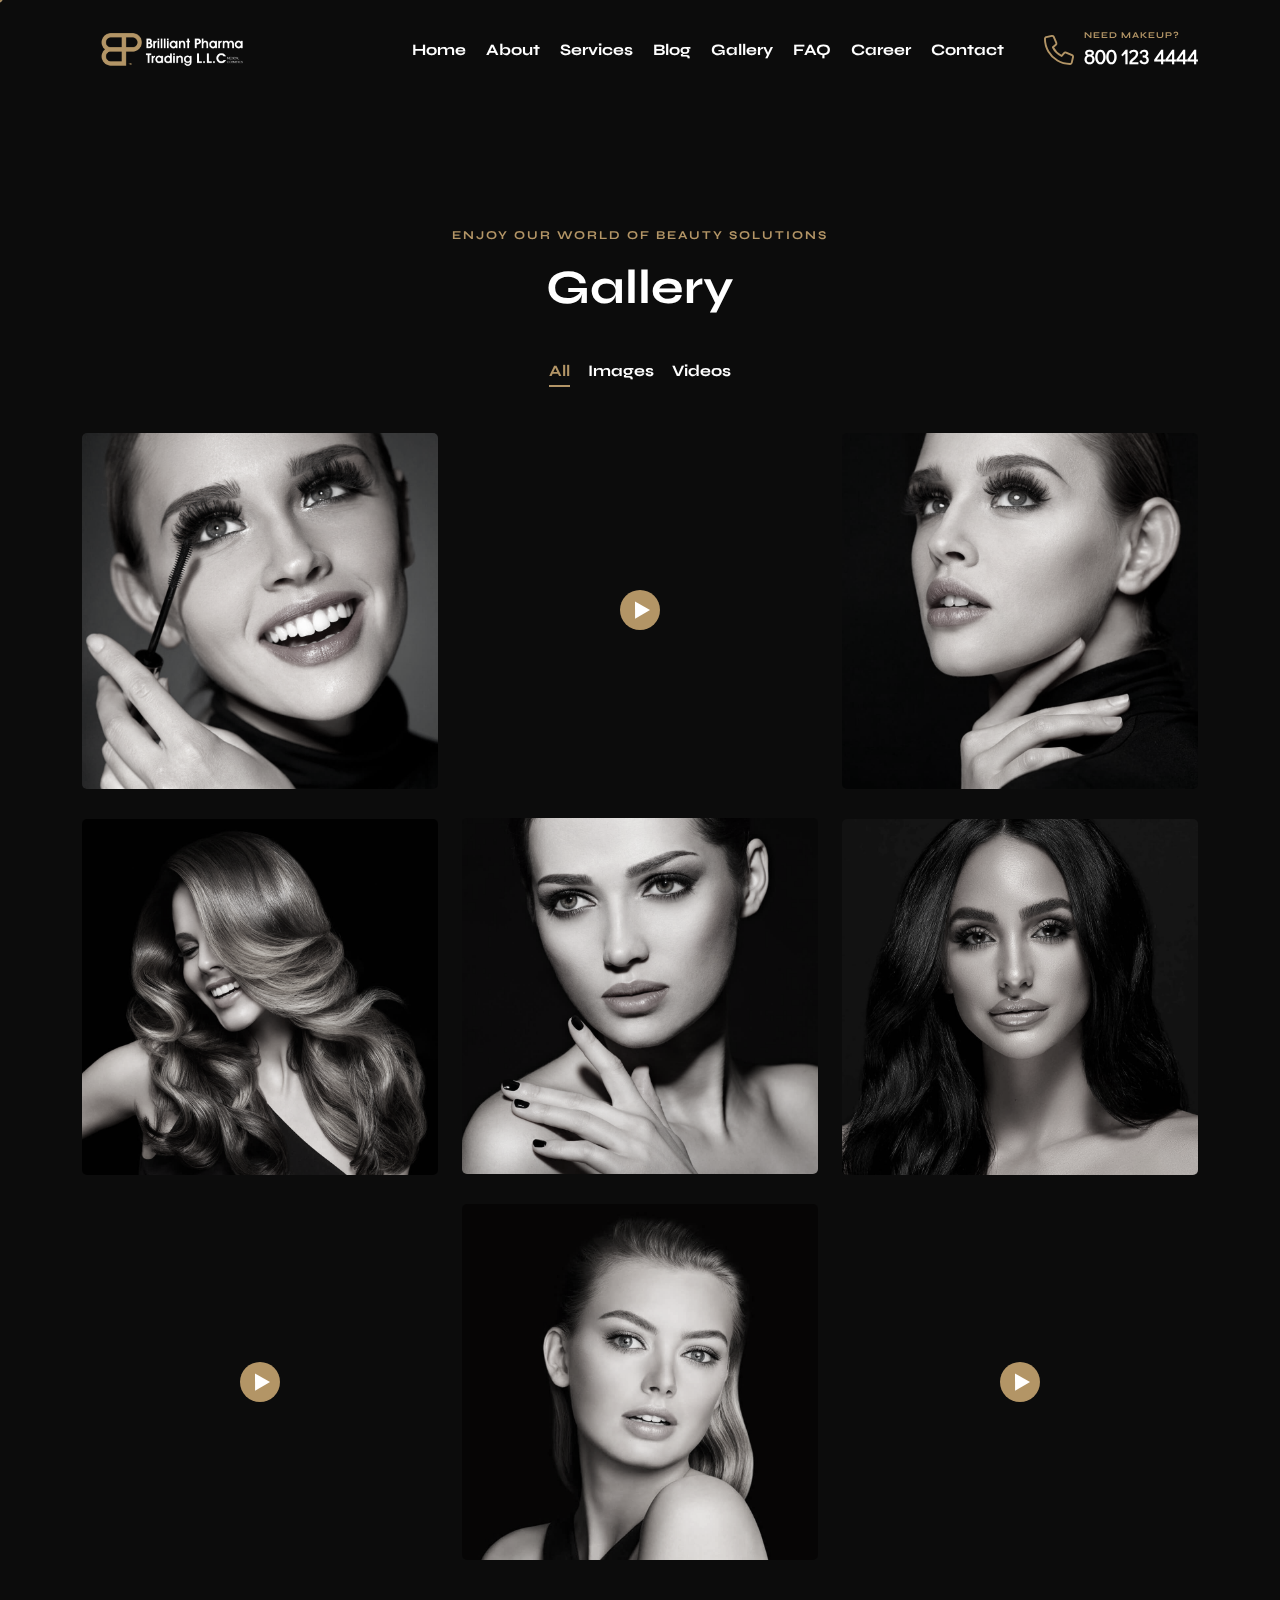
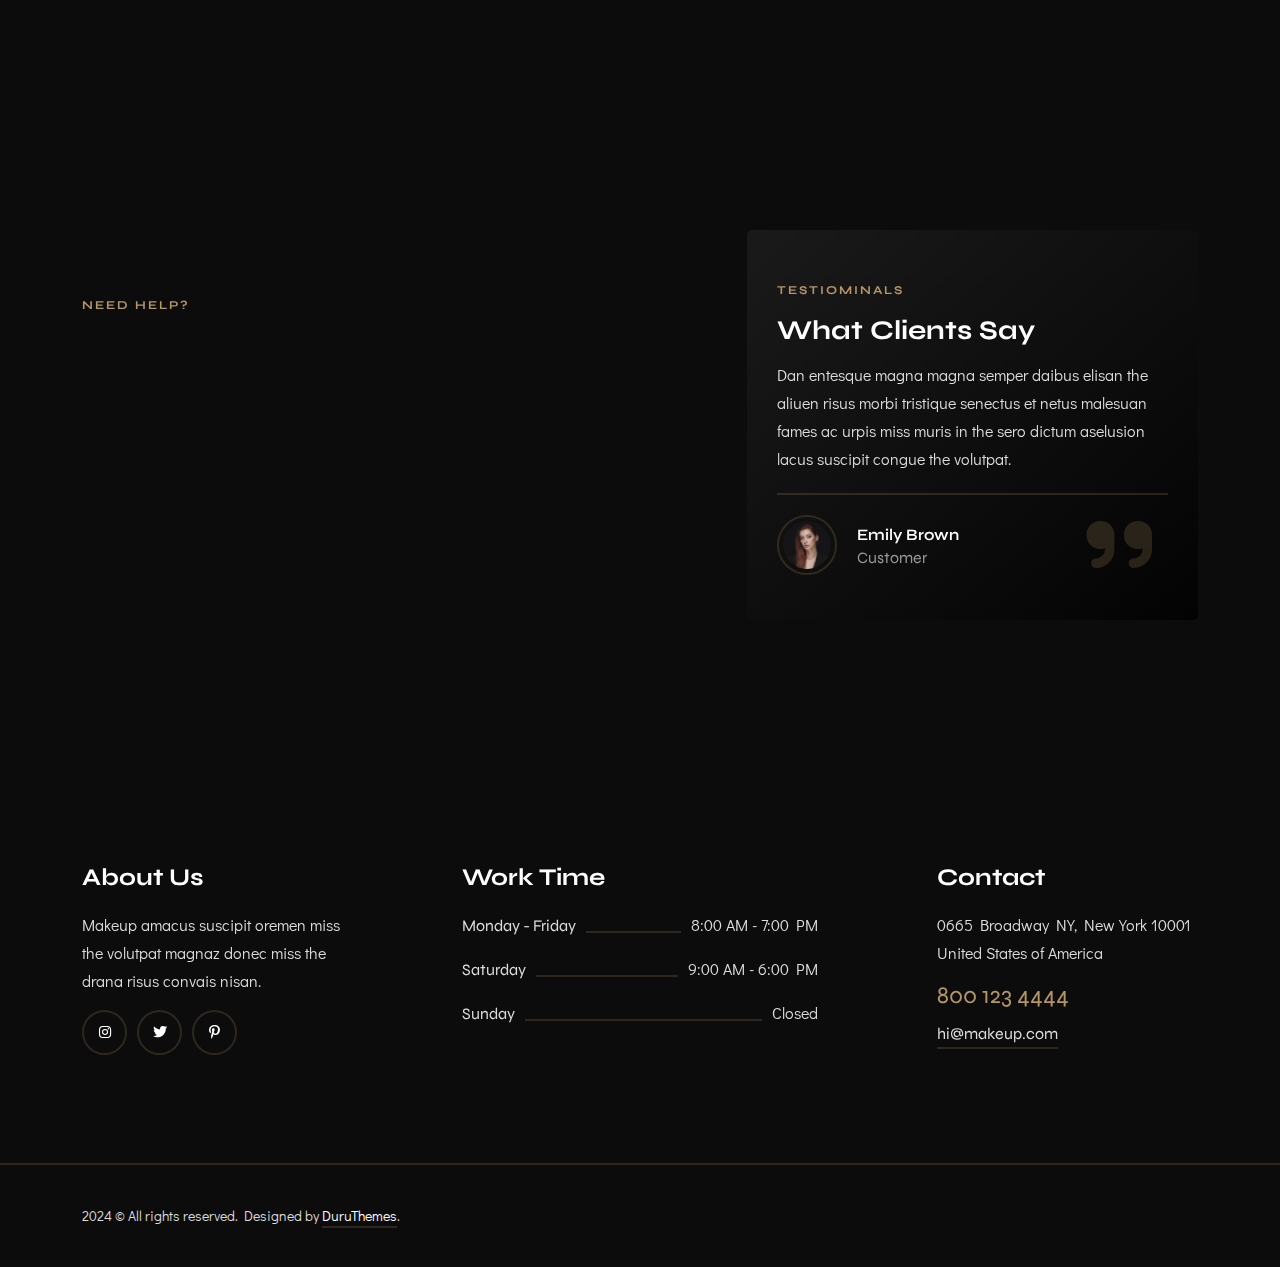
<file: gallery.html>
<!DOCTYPE html>
<html lang="en">

<head>
    <meta charset="utf-8">
    <meta http-equiv="X-UA-Compatible" content="IE=edge">
    <meta name="viewport" content="width=device-width, initial-scale=1">
    <title>Brilliant Pharma Trading </title>
    <!-- Style  -->
    <link rel="icon" type="image/png" href="" />
    <link rel="stylesheet" href="https://fonts.googleapis.com/css2?family=Didact+Gothic&amp;family=Syne:wght@400;500;600;700;800&amp;display=swap">
    <link rel="stylesheet" href="css/plugins.css" />
    <link rel="stylesheet" href="css/odometer.css">
    <link rel="stylesheet" href="css/style.css">
</head>

  <body>
    <!-- Progress scroll totop -->
    <div class="progress-wrap cursor-pointer">
        <svg class="progress-circle svg-content" width="100%" height="100%" viewBox="-1 -1 102 102">
            <path d="M50,1 a49,49 0 0,1 0,98 a49,49 0 0,1 0,-98" />
        </svg>
    </div>
    <!-- Cursor -->
    <div class="cursor js-cursor"></div>
    <!-- Start Navbar -->
    <div data-include="nav.html"></div>
    <!-- End Navbar -->

<!-- Gallery Image -->
<section class="section-padding" id="gallery">
    <div class="container">
       <div class="row mb-25">
            <div class="col-md-12 text-center">
                <h6 class="wow" data-splitting>Enjoy Our World of  Beauty Solutions                </h6>
                <h1 class="wow" data-splitting> Gallery</h1>
            </div>
        </div>
        <div class="row">
            <div class="col-md-12 text-center">
                <ul class="gallery-filter">
                    <li class="active" data-filter="*">All</li>
                    <li data-filter=".image">Images</li>
                    <li data-filter=".video"> Videos</li>
                </ul>
            </div>
        </div>
        <div class="row gallery-items">
            <div class="col-md-4 gallery-masonry-wrapper single-item image mb-30">
                <a href="images/gallery/1.jpg" title="" class="gallery-masonry-item-img-link img-zoom">
                    <div class="gallery-box">
                        <div class="gallery-img img-grayscale"> <img src="images/gallery/1.jpg" class="img-fluid mx-auto d-block" alt=""> </div>
                        <div class="gallery-masonry-item-img"></div>
                    </div>
                </a>
            </div>
            <div class="col-md-4 single-item video mb-30" >
                <div class="cs_video_block   position-relative d-flex justify-content-center align-items-center 
                cs_ripple_activate overflow-hidden" data-src="https://i.pinimg.com/564x/5a/ff/59/5aff591d89f64cb169c11f19ba3ca367.jpg"
                style="height: 355px; background-size: cover;">
                    <a href="https://www.youtube.com/embed/5DQckg0L0sk?si=D0gJFmig0CEYoA8W" class="cs_hero_video_icon cs_video_open">
                      <svg width="40" height="40" viewBox="0 0 80 80" fill="none" xmlns="http://www.w3.org/2000/svg">
                        <circle cx="40" cy="40" r="40" fill="#b39566"/>
                        <path d="M60.079 39.9998L30.148 57.4394L30.0104 22.7986L60.079 39.9998Z" fill="white"/>
                      </svg>                
                    </a>
                  </div>
            </div>
            <div class="col-md-4 gallery-masonry-wrapper single-item image mb-30">
                <a href="images/gallery/2.jpg" title="" class="gallery-masonry-item-img-link img-zoom">
                    <div class="gallery-box">
                        <div class="gallery-img img-grayscale"> <img src="images/gallery/2.jpg" class="img-fluid mx-auto d-block" alt=""> </div>
                        <div class="gallery-masonry-item-img"></div>
                    </div>
                </a>
            </div>
            <div class="col-md-4 gallery-masonry-wrapper single-item image mb-30">
                <a href="images/gallery/3.jpg" title="" class="gallery-masonry-item-img-link img-zoom">
                    <div class="gallery-box">
                        <div class="gallery-img img-grayscale"> <img src="images/gallery/3.jpg" class="img-fluid mx-auto d-block" alt=""> </div>
                        <div class="gallery-masonry-item-img"></div>
                    </div>
                </a>
            </div>
            <div class="col-md-4 gallery-masonry-wrapper single-item image mb-30">
                <a href="images/gallery/4.jpg" title="" class="gallery-masonry-item-img-link img-zoom">
                    <div class="gallery-box">
                        <div class="gallery-img img-grayscale"> <img src="images/gallery/4.jpg" class="img-fluid mx-auto d-block" alt=""> </div>
                        <div class="gallery-masonry-item-img"></div>
                    </div>
                </a>
            </div>
            
            <div class="col-md-4 gallery-masonry-wrapper single-item image mb-30">
                <a href="images/gallery/5.jpg" title="" class="gallery-masonry-item-img-link img-zoom">
                    <div class="gallery-box">
                        <div class="gallery-img img-grayscale"> <img src="images/gallery/5.jpg" class="img-fluid mx-auto d-block" alt=""> </div>
                        <div class="gallery-masonry-item-img"></div>
                    </div>
                </a>
            </div>
            <div class="col-md-4 gallery-masonry-wrapper single-item image mb-30">
                <a href="images/gallery/6.jpg" title="" class="gallery-masonry-item-img-link img-zoom">
                    <div class="gallery-box">
                        <div class="gallery-img img-grayscale"> <img src="images/gallery/6.jpg" class="img-fluid mx-auto d-block" alt=""> </div>
                        <div class="gallery-masonry-item-img"></div>
                    </div>
                </a>
            </div>
            <div class="col-md-4 single-item video mb-30" >
                <div class="cs_video_block   position-relative d-flex justify-content-center align-items-center 
                cs_ripple_activate overflow-hidden" data-src="https://i.pinimg.com/564x/5a/ff/59/5aff591d89f64cb169c11f19ba3ca367.jpg"
                style="height: 355px; background-size: cover;">
                    <a href="https://www.youtube.com/embed/5DQckg0L0sk?si=D0gJFmig0CEYoA8W" class="cs_hero_video_icon cs_video_open">
                      <svg width="40" height="40" viewBox="0 0 80 80" fill="none" xmlns="http://www.w3.org/2000/svg">
                        <circle cx="40" cy="40" r="40" fill="#b39566"/>
                        <path d="M60.079 39.9998L30.148 57.4394L30.0104 22.7986L60.079 39.9998Z" fill="white"/>
                      </svg>                
                    </a>
                  </div>
            </div>
            
            <div class="col-md-4 single-item video mb-30" >
                <div class="cs_video_block   position-relative d-flex justify-content-center align-items-center 
                cs_ripple_activate overflow-hidden" data-src="https://i.pinimg.com/564x/5a/ff/59/5aff591d89f64cb169c11f19ba3ca367.jpg"
                style="height: 355px; background-size: cover;">
                    <a href="https://www.youtube.com/embed/5DQckg0L0sk?si=D0gJFmig0CEYoA8W" class="cs_hero_video_icon cs_video_open">
                      <svg width="40" height="40" viewBox="0 0 80 80" fill="none" xmlns="http://www.w3.org/2000/svg">
                        <circle cx="40" cy="40" r="40" fill="#b39566"/>
                        <path d="M60.079 39.9998L30.148 57.4394L30.0104 22.7986L60.079 39.9998Z" fill="white"/>
                      </svg>                
                    </a>
                  </div>
            </div>
            
        </div>
    </div>
</section>
<!-- Testiominals -->
<section class="testimonials">
    <div class="background bg-img bg-fixed section-padding" data-overlay-dark="4" data-background="images/slider/1.jpg">
        <div class="container">
            <div class="row">
                <!-- need helps -->
                <div class="col-md-6 mb-30 mt-60">
                    <h6>Need Help?</h6>
                    <h5 class="wow" data-splitting>Do you need help with creative make-up?</h5>
                    <div class="btn-wrap text-left wow fadeInUp" data-wow-delay=".6s">
                        <div class="btn-link"> <a href="#">hi@makeup.com</a> <span class="btn-block animation-bounce"></span> </div>
                    </div>
                </div>
                <!-- testiominals -->
                <div class="col-md-5 offset-md-1">
                    <div class="wrap">
                        <h6>Testiominals</h6>
                        <h5>What Clients Say</h5>
                        <div class="owl-carousel owl-theme">
                            <div class="item">
                                <p>Dan entesque magna magna semper daibus elisan the aliuen risus morbi tristique senectus et netus malesuan fames ac urpis miss muris in the sero dictum aselusion lacus suscipit congue the volutpat.</p> <span class="quote"><i class="fa-sharp fa-solid fa-quote-right"></i></span>
                                <div class="info">
                                    <div class="author-img"> <img src="images/team/02.jpg" alt=""> </div>
                                    <div class="cont">
                                        <h6>Emily Brown</h6> <span>Customer</span>
                                    </div>
                                </div>
                            </div>
                            <div class="item">
                                <p>Dan entesque magna magna semper daibus elisan the aliuen risus morbi tristique senectus et netus malesuan fames ac urpis miss muris in the sero dictum aselusion lacus suscipit congue the volutpat.</p> <span class="quote"><i class="fa-sharp fa-solid fa-quote-right"></i></span>
                                <div class="info">
                                    <div class="author-img"> <img src="images/team/03.jpg" alt=""> </div>
                                    <div class="cont">
                                        <h6>Jason White</h6> <span>Customer</span>
                                    </div>
                                </div>
                            </div>
                        </div>
                    </div>
                </div>
            </div>
        </div>
    </div>
</section>
<!-- Footer -->

<div data-include="footer.html"></div>
<!-- Js  -->
    <script src="js/jquery-3.7.1.min.js"></script>
    <script src="js/jquery-migrate-3.4.1.min.js"></script>
    <script src="js/modernizr-2.6.2.min.js"></script>
    <script src="js/imagesloaded.pkgd.min.js"></script>
    <script src="js/jquery.isotope.v3.0.2.js"></script>
    <script src="js/popper.min.js"></script>
    <script src="js/bootstrap.min.js"></script>
    <script src="js/scrollIt.min.js"></script>
    <script src="js/jquery.waypoints.min.js"></script>
    <script src="js/owl.carousel.min.js"></script>
    <script src="js/jquery.stellar.min.js"></script>
    <script src="js/jquery.magnific-popup.js"></script>
    <script src="js/YouTubePopUp.js"></script>
    <script src="js/before-after.js"></script>
    <script src="js/jquery.easing.1.3.js"></script>
    <script src="js/smooth-scroll.min.js"></script>
    <script src="js/wow.js"></script>
    <script src="js/ripples.min.js"></script>
    <script src="js/odometer.js"></script>
    
    <script src="js/custom.js"></script>
</body>
</html>
</file>
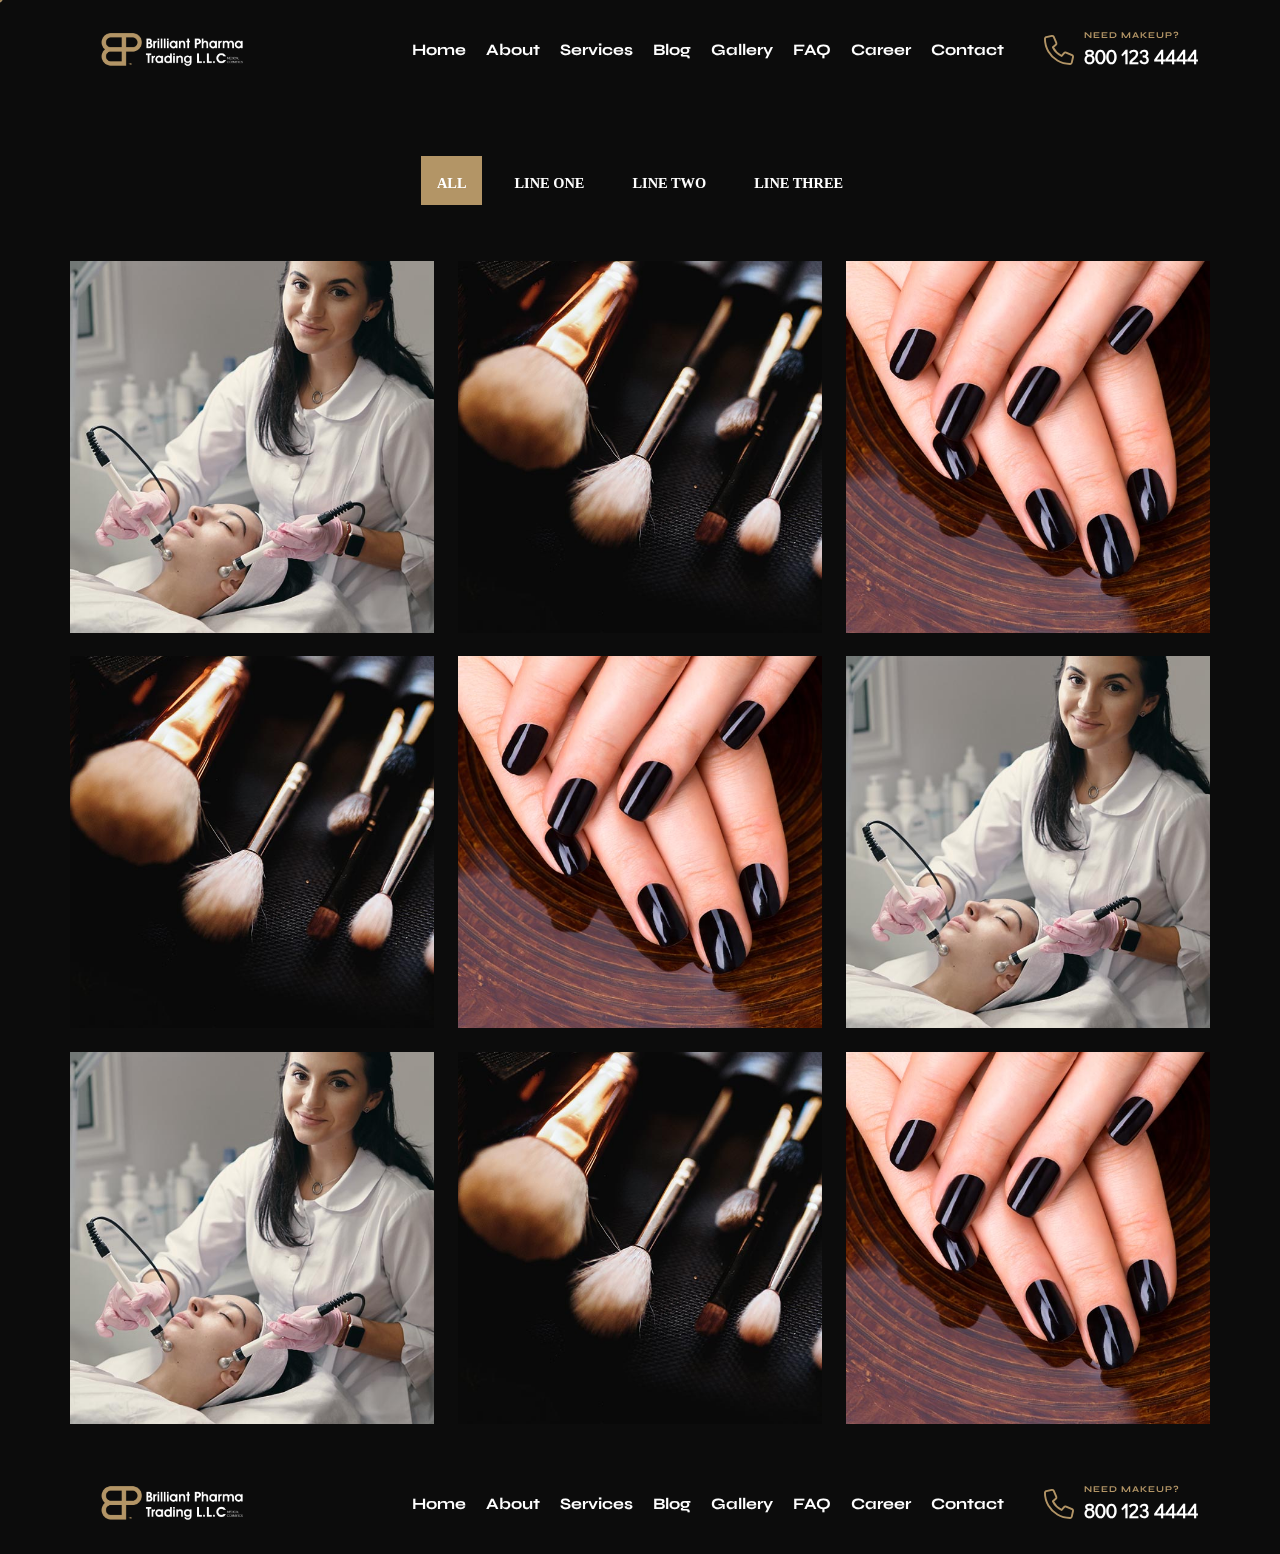
<file: product-single.html>
<!DOCTYPE html>
<html lang="en">
  <head>
    <meta charset="utf-8" />
    <meta http-equiv="X-UA-Compatible" content="IE=edge" />
    <meta name="viewport" content="width=device-width, initial-scale=1" />
    <title>Brilliant Pharma Trading</title>
    <!-- Style  -->
    <link rel="icon" type="image/png" href="" />
    <link
      rel="stylesheet"
      href="https://fonts.googleapis.com/css2?family=Didact+Gothic&amp;family=Syne:wght@400;500;600;700;800&amp;display=swap"
    />
    <link rel="stylesheet" href="css/plugins.css" />
    <link rel="stylesheet" href="css/odometer.css" />
    <link rel="stylesheet" href="css/style.css" />
  </head>

  <body>
    <!-- Progress scroll totop -->
    <div class="progress-wrap cursor-pointer">
      <svg
        class="progress-circle svg-content"
        width="100%"
        height="100%"
        viewBox="-1 -1 102 102"
      >
        <path d="M50,1 a49,49 0 0,1 0,98 a49,49 0 0,1 0,-98" />
      </svg>
    </div>
    <!-- Cursor -->
    <div class="cursor js-cursor"></div>
    <!-- Start Navbar -->
    <div data-include="nav.html"></div>
    <!-- End Navbar -->



        <div id="gallery" class="container p-0 mt-5 mb-5">
          
          <div class="text-center">
             <ul class="nav nav-pills justify-content-center cat mb-5" id="gallerytab">
                <li class="nav-item m-2">
                   <a class="nav-link active" aria-current="page" href="#" data-toggle="tab" data-filter="*">All</a>
                </li>
                <li class="nav-item m-2">
                   <a class="nav-link" href="#" data-toggle="tab" data-filter=".option1">Line One</a>
                </li>
                <li class="nav-item m-2">
                   <a class="nav-link" href="#" data-toggle="tab" data-filter=".option2">Line Two</a>
                </li>
                <li class="nav-item m-2">
                   <a class="nav-link" href="#" data-toggle="tab" data-filter=".option3">Line Three</a>
                </li>
             </ul>
          </div>

          <div id="gallery-isotope" class="row mt-5 " >
            <div class="option3  col-md-6 col-lg-4 portfolio-item" >
                <div class="gallery-thumb">
                   <img class="img-fluid " src="images/gallery22/gallery13.jpg" alt="">
                   <span class="overlay-mask"></span>
                   <a href="images/gallery22/gallery13.jpg" class="link centered" title="Product short description.">
                   <i class="fa fa-expand"></i></a>
                </div>
          </div>

             <div class="option1  col-md-6 col-lg-4 portfolio-item" >
                   <div class="gallery-thumb">
                      <img class="img-fluid " src="images/gallery22/gallery12.jpg" alt="">
                      <span class="overlay-mask"></span>
                      <a href="images/gallery22/gallery12.jpg" class="link centered" title="Product short description.">
                      <i class="fa fa-expand"></i></a>
                   </div>
             </div>

             <div class="option2  col-md-6 col-lg-4 portfolio-item">
                   <div class="gallery-thumb">
                      <img class="img-fluid " src="images/gallery22/gallery15.jpg" alt="">
                      <span class="overlay-mask"></span>
                      <a href="images/gallery22/gallery15.jpg" class="link centered" title="Product short description.">
                      <i class="fa fa-expand"></i></a>
                </div>
             </div>

            
             <div class="option1  col-md-6 col-lg-4 portfolio-item" >
                <div class="gallery-thumb">
                   <img class="img-fluid " src="images/gallery22/gallery12.jpg" alt="">
                   <span class="overlay-mask"></span>
                   <a href="images/gallery22/gallery12.jpg" class="link centered" title="Product short description.">
                   <i class="fa fa-expand"></i></a>
                </div>
          </div>
             <div class="option2  col-md-6 col-lg-4 portfolio-item">
                <div class="gallery-thumb">
                   <img class="img-fluid " src="images/gallery22/gallery15.jpg" alt="">
                   <span class="overlay-mask"></span>
                   <a href="images/gallery22/gallery15.jpg" class="link centered" title="Product short description.">
                   <i class="fa fa-expand"></i></a>
             </div>
          </div>
          <div class="option3  col-md-6 col-lg-4 portfolio-item" >
            <div class="gallery-thumb">
               <img class="img-fluid " src="images/gallery22/gallery13.jpg" alt="">
               <span class="overlay-mask"></span>
               <a href="images/gallery22/gallery13.jpg" class="link centered" title="Product short description.">
               <i class="fa fa-expand"></i></a>
            </div>
      </div>
      <div class="option3  col-md-6 col-lg-4 portfolio-item" >
        <div class="gallery-thumb">
           <img class="img-fluid " src="images/gallery22/gallery13.jpg" alt="">
           <span class="overlay-mask"></span>
           <a href="images/gallery22/gallery13.jpg" class="link centered" title="Product short description.">
           <i class="fa fa-expand"></i></a>
        </div>
  </div>
          <div class="option1  col-md-6 col-lg-4 portfolio-item" >
            <div class="gallery-thumb">
               <img class="img-fluid " src="images/gallery22/gallery12.jpg" alt="">
               <span class="overlay-mask"></span>
               <a href="images/gallery22/gallery12.jpg" class="link centered" title="Product short description.">
               <i class="fa fa-expand"></i></a>
            </div>
      </div>
      <div class="option2 col-md-6 col-lg-4 portfolio-item">
        <div class="gallery-thumb">
           <img class="img-fluid " src="images/gallery22/gallery15.jpg" alt="">
           <span class="overlay-mask"></span>
           <a href="images/gallery22/gallery15.jpg" class="link centered" title="Product short description.">
           <i class="fa fa-expand"></i></a>
     </div>
  </div>
          </div>
       </div>

    <!-- Footer -->

<div data-include="footer.html"></div>
    <!-- Js  -->
    <script src="js/jquery-3.7.1.min.js"></script>
    <script src="js/jquery-migrate-3.4.1.min.js"></script>
    <script src="js/modernizr-2.6.2.min.js"></script>
    <script src="js/imagesloaded.pkgd.min.js"></script>
    <script src="js/jquery.isotope.v3.0.2.js"></script>
    <script src="js/popper.min.js"></script>
    <script src="js/bootstrap.min.js"></script>
    <script src="js/scrollIt.min.js"></script>
    <script src="js/jquery.waypoints.min.js"></script>
    <script src="js/owl.carousel.min.js"></script>
    <script src="js/jquery.stellar.min.js"></script>
    <script src="js/jquery.magnific-popup.js"></script>
    <script src="js/YouTubePopUp.js"></script>
    <script src="js/before-after.js"></script>
    <script src="js/jquery.easing.1.3.js"></script>
    <script src="js/smooth-scroll.min.js"></script>
    <script src="js/wow.js"></script>
    <script src="js/ripples.min.js"></script>
    <script src="js/odometer.js"></script>
    <script src="js/custom.js"></script>
  </body>
</html>
</file>
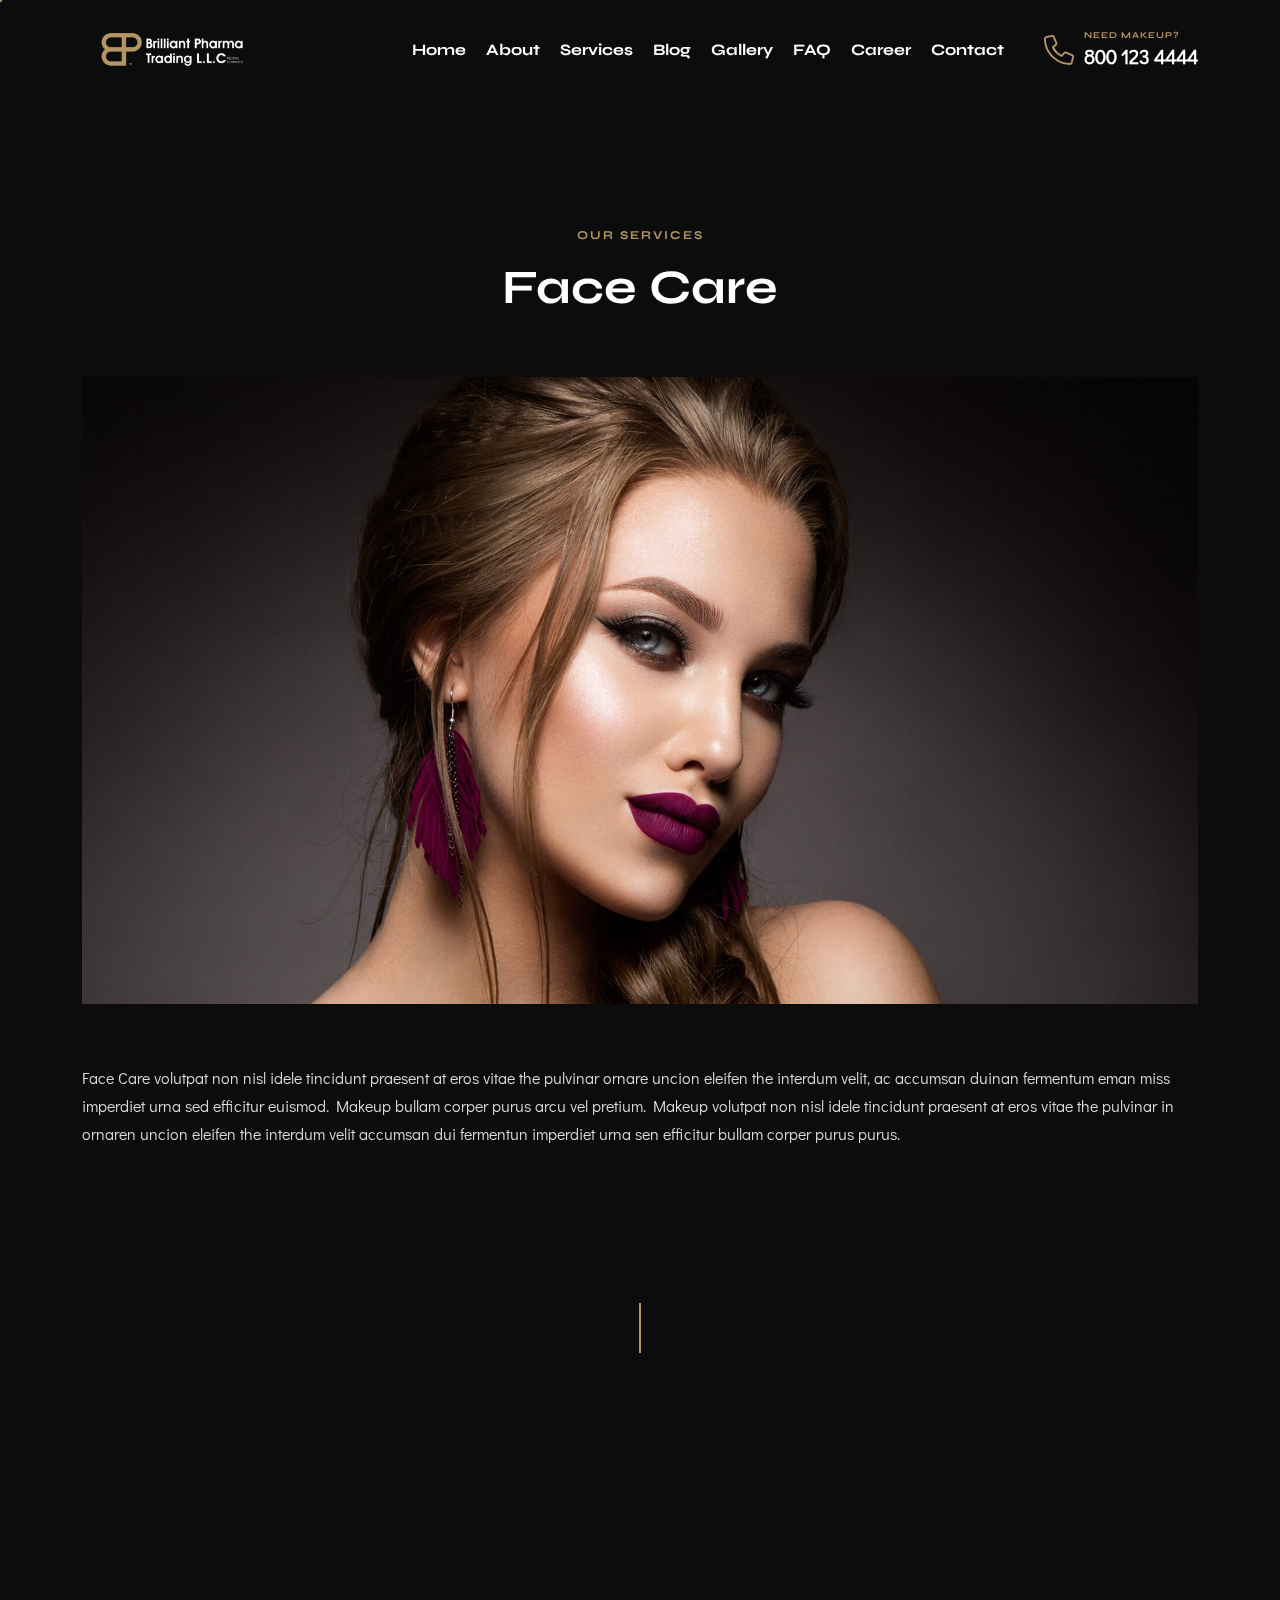
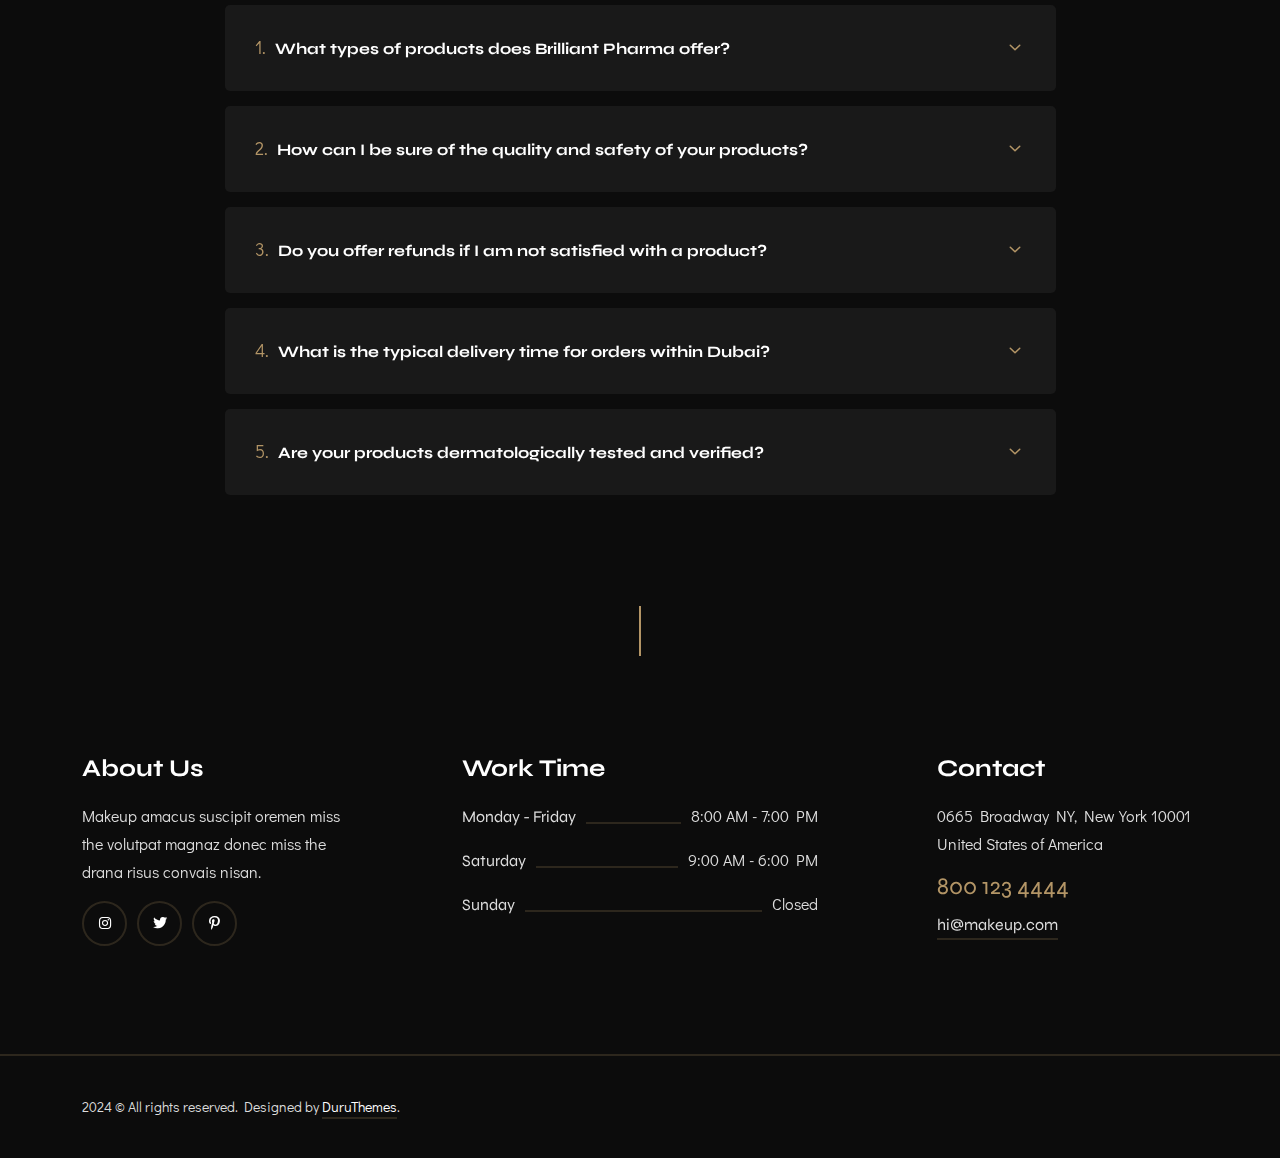
<file: service-single.html>
<!DOCTYPE html>
<html lang="en">

<head>
    <meta charset="utf-8">
    <meta http-equiv="X-UA-Compatible" content="IE=edge">
    <meta name="viewport" content="width=device-width, initial-scale=1">
    <title>Brilliant Pharma Trading </title>
    <!-- Style  -->
    <link rel="icon" type="image/png" href="" />
    <link rel="stylesheet" href="https://fonts.googleapis.com/css2?family=Didact+Gothic&amp;family=Syne:wght@400;500;600;700;800&amp;display=swap">
    <link rel="stylesheet" href="css/plugins.css" />
    <link rel="stylesheet" href="css/odometer.css">
    <link rel="stylesheet" href="css/style.css">
</head>

  <body>
    <!-- Progress scroll totop -->
    <div class="progress-wrap cursor-pointer">
        <svg class="progress-circle svg-content" width="100%" height="100%" viewBox="-1 -1 102 102">
            <path d="M50,1 a49,49 0 0,1 0,98 a49,49 0 0,1 0,-98" />
        </svg>
    </div>
    <!-- Cursor -->
    <div class="cursor js-cursor"></div>
    <!-- Start Navbar -->
    <div data-include="nav.html"></div>
    <!-- End Navbar -->

    <!-- Services Page  -->
    <section class="section-padding services-page">
        <div class="container">
            <div class="row mb-45">
                <div class="col-md-12 text-center">
                    <h6 class="wow" data-splitting>Our Services</h6>
                    <h1 class="wow" data-splitting>Face Care</h1>
                </div>
            </div>
            <div class="row">
               <div class="col-md-12 mb-60">
                   <img src="images/slider/5.jpg" class="img-fluid" alt="">
               </div>
                <div class="col-md-12"> 
                    <p class="mb-60">Face Care volutpat non nisl idele tincidunt praesent at eros vitae the pulvinar ornare uncion eleifen the interdum velit, ac accumsan duinan fermentum eman miss imperdiet urna sed efficitur euismod. Makeup bullam corper purus arcu vel pretium. Makeup volutpat non nisl idele tincidunt praesent at eros vitae the pulvinar in ornaren uncion eleifen the interdum velit accumsan dui fermentun imperdiet urna sen efficitur bullam corper purus purus.</p>
                </div>
            </div>
        </div>
    </section>
    <!-- divider line -->
    <div class="line-vr-section"></div>
    <!-- FAQs -->
 <section class="team section-padding">
    <div class="container">
        <div class="row mb-45">
            <div class="col-md-12 text-center">
                <h6 class="wow" data-splitting>Frequently Asked Questions</h6>
                <h1 class="wow" data-splitting>Popular Questions</h1>
            </div>
        </div>
        <div class="row justify-content-center">
            <div class="col-md-9">
                <ul class="accordion-box clearfix">
                    <li class="accordion block">
                        <div class="acc-btn"><span class="count">1.</span> What types of products does Brilliant Pharma offer?</div>
                        <div class="acc-content">
                            <div class="content">
                                <div class="text">Nulla posuere tortoran nisan sempere scerisue etiam ornare iros metusan the ravidane sodales vesaire. Integer ac molestie nisi orci varius natoque penatis magnis the duru parturient monte nascetur ridiculus lacus suscipit congue done miss the rana risus.</div>
                            </div>
                        </div>
                    </li>
                    <li class="accordion block">
                        <div class="acc-btn"><span class="count">2.</span> How can I be sure of the quality and safety of your products?</div>
                        <div class="acc-content">
                            <div class="content">
                                <div class="text">Nulla posuere tortoran nisan sempere scerisue etiam ornare iros metusan the ravidane sodales vesaire. Integer ac molestie nisi orci varius natoque penatis magnis the duru parturient monte nascetur ridiculus lacus suscipit congue done miss the rana risus.</div>
                            </div>
                        </div>
                    </li>
                    <li class="accordion block">
                        <div class="acc-btn"><span class="count">3.</span> Do you offer refunds if I am not satisfied with a product?</div>
                        <div class="acc-content">
                            <div class="content">
                                <div class="text">Nulla posuere tortoran nisan sempere scerisue etiam ornare iros metusan the ravidane sodales vesaire. Integer ac molestie nisi orci varius natoque penatis magnis the duru parturient monte nascetur ridiculus lacus suscipit congue done miss the rana risus.</div>
                            </div>
                        </div>
                    </li>
                    <li class="accordion block">
                        <div class="acc-btn"><span class="count">4.</span> What is the typical delivery time for orders within Dubai?</div>
                        <div class="acc-content">
                            <div class="content">
                                <div class="text">Nulla posuere tortoran nisan sempere scerisue etiam ornare iros metusan the ravidane sodales vesaire. Integer ac molestie nisi orci varius natoque penatis magnis the duru parturient monte nascetur ridiculus lacus suscipit congue done miss the rana risus.</div>
                            </div>
                        </div>
                    </li>
                    <li class="accordion block">
                        <div class="acc-btn"><span class="count">5.</span> Are your products dermatologically tested and verified?</div>
                        <div class="acc-content">
                            <div class="content">
                                <div class="text">Nulla posuere tortoran nisan sempere scerisue etiam ornare iros metusan the ravidane sodales vesaire. Integer ac molestie nisi orci varius natoque penatis magnis the duru parturient monte nascetur ridiculus lacus suscipit congue done miss the rana risus.</div>
                            </div>
                        </div>
                    </li>
                </ul>
            </div>
        </div>
    </div>
</section>
    <!-- divider line -->
    <div class="line-vr-section"></div>
    

<!-- Footer -->
<div data-include="footer.html"></div>
<!-- Js  -->
    <script src="js/jquery-3.7.1.min.js"></script>
    <script src="js/jquery-migrate-3.4.1.min.js"></script>
    <script src="js/modernizr-2.6.2.min.js"></script>
    <script src="js/imagesloaded.pkgd.min.js"></script>
    <script src="js/jquery.isotope.v3.0.2.js"></script>
    <script src="js/popper.min.js"></script>
    <script src="js/bootstrap.min.js"></script>
    <script src="js/scrollIt.min.js"></script>
    <script src="js/jquery.waypoints.min.js"></script>
    <script src="js/owl.carousel.min.js"></script>
    <script src="js/jquery.stellar.min.js"></script>
    <script src="js/jquery.magnific-popup.js"></script>
    <script src="js/YouTubePopUp.js"></script>
    <script src="js/before-after.js"></script>
    <script src="js/jquery.easing.1.3.js"></script>
    <script src="js/smooth-scroll.min.js"></script>
    <script src="js/wow.js"></script>
    <script src="js/ripples.min.js"></script>
    <script src="js/odometer.js"></script>
    
    <script src="js/custom.js"></script>
</body>
</html>
</file>
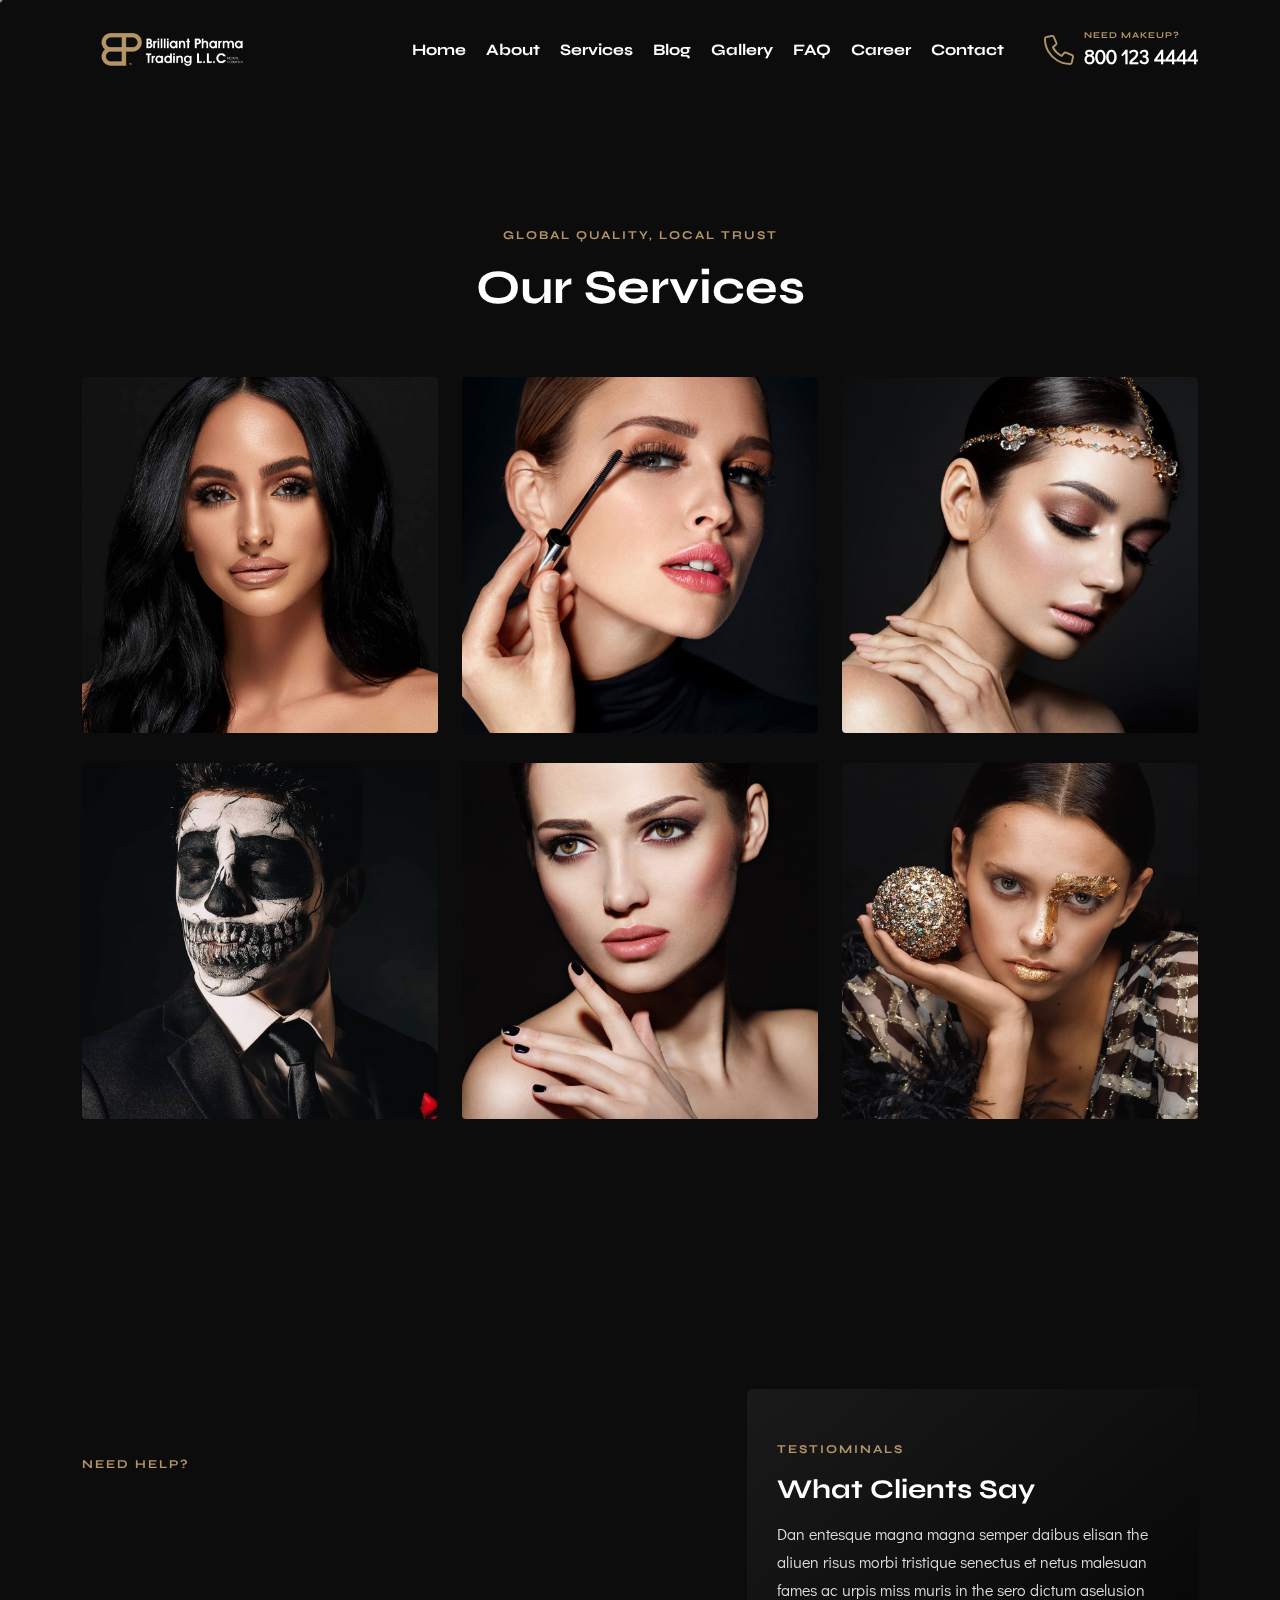
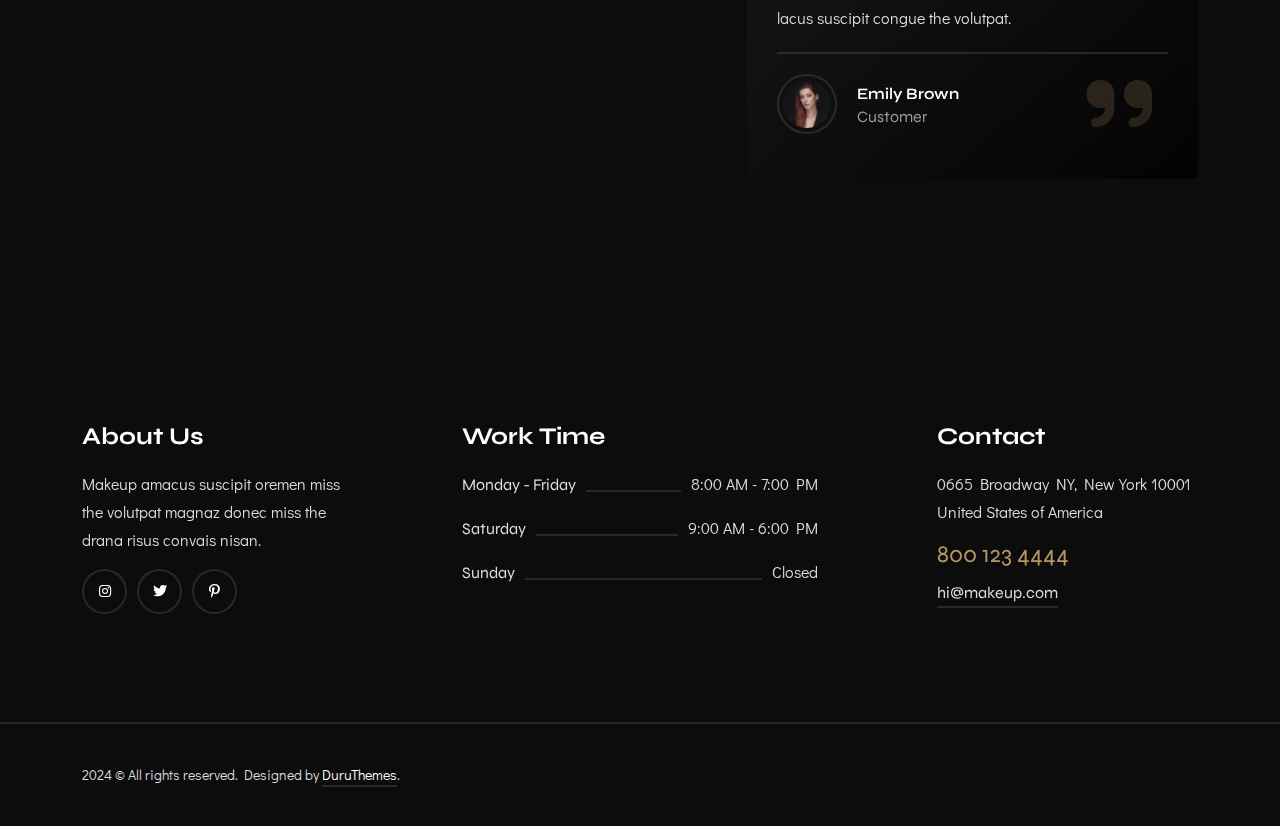
<file: services.html>
<!DOCTYPE html>
<html lang="en">

<head>
    <meta charset="utf-8">
    <meta http-equiv="X-UA-Compatible" content="IE=edge">
    <meta name="viewport" content="width=device-width, initial-scale=1">
    <title>Brilliant Pharma Trading </title>
    <!-- Style  -->
    <link rel="icon" type="image/png" href="" />
    <link rel="stylesheet" href="https://fonts.googleapis.com/css2?family=Didact+Gothic&amp;family=Syne:wght@400;500;600;700;800&amp;display=swap">
    <link rel="stylesheet" href="css/plugins.css" />
    <link rel="stylesheet" href="css/odometer.css">
    <link rel="stylesheet" href="css/style.css">
</head>

  <body>
    <!-- Progress scroll totop -->
    <div class="progress-wrap cursor-pointer">
        <svg class="progress-circle svg-content" width="100%" height="100%" viewBox="-1 -1 102 102">
            <path d="M50,1 a49,49 0 0,1 0,98 a49,49 0 0,1 0,-98" />
        </svg>
    </div>
    <!-- Cursor -->
    <div class="cursor js-cursor"></div>
    <!-- Start Navbar -->
    <div data-include="nav.html"></div>
    <!-- End Navbar -->

 <!-- Services -->
 <section class="services section-padding">
    <div class="container">
        <div class="row mb-45">
            <div class="col-md-12 text-center">
                <h6 class="wow" data-splitting>Global Quality, Local Trust</h6>
                <h1 class="wow" data-splitting>Our Services</h1>
            </div>
        </div>
        <div class="row">
            <div class="col-md-4 mb-15 wow fadeInUp" data-wow-delay=".1s">
                    <div class="item">
                        <div class="wrap">
                            <div class="img"> <img src="images/services/1.jpg" class="img-fluid rounded-1"> </div>
                            <div class="text">
                                <a href="service-single.html">
                                    <h4>Hyaluronic & peptide perfection serum</h4>
                                    <p>Discover</p>
                                </a>
                            </div>
                        </div>
                    </div>
            </div>
            <div class="col-md-4 mb-15 wow fadeInUp" data-wow-delay=".2s">
                    <div class="item">
                        <div class="wrap">
                            <div class="img"> <img src="images/services/2.jpg" class="img-fluid rounded-1"> </div>
                            <div class="text">
                                <a href="service-single.html">
                                    <h4>The perfect derma peel plus booster</h4>
                                    <p>Discover</p>
                                  </a>
                            </div>
                        </div>
                    </div>
            </div>
            <div class="col-md-4 mb-15 wow fadeInUp" data-wow-delay=".3s">
                    <div class="item">
                        <div class="wrap">
                            <div class="img"> <img src="images/services/3.jpg" class="img-fluid rounded-1"> </div>
                            <div class="text">
                                <a href="service-single.html">
                                    <h4>The perfect derma peel</h4>
                                    <p>Discover</p>
                                  </a>
                            </div>
                        </div>
                    </div>
            </div>
            <div class="col-md-4 mb-15">
                    <div class="item">
                        <div class="wrap">
                            <div class="img"> <img src="images/services/4.jpg" class="img-fluid rounded-1"> </div>
                            <div class="text">
                                <a href="service-single.html">
                                    <h4>The perfect cleanser</h4>
                                    <p>Discover</p>
                                  </a>
                            </div>
                        </div>
                    </div>
            </div>
            <div class="col-md-4 mb-15">
                    <div class="item">
                        <div class="wrap">
                            <div class="img"> <img src="images/services/5.jpg" class="img-fluid rounded-1"> </div>
                            <div class="text">
                                <a href="service-single.html">
                                    <h4>The perfect body lotion</h4>
                                    <p>Discover</p>
                                  </a>
                            </div>
                        </div>
                    </div>
                </div>
            <div class="col-md-4 mb-15">
                    <div class="item">
                        <div class="wrap">
                            <div class="img"> <img src="images/services/6.jpg" class="img-fluid rounded-1"> </div>
                            <div class="text">
                                <a href="service-single.html">
                                    <h4>Anti hair loss lotion</h4>
                                    <p>Discover</p>
                                  </a>
                            </div>
                        </div>
                    </div>
                </div>
        </div>
    </div>
</section>
<!-- Testiominals -->
<section class="testimonials">
    <div class="background bg-img bg-fixed section-padding" data-overlay-dark="4" data-background="images/slider/1.jpg">
        <div class="container">
            <div class="row">
                <!-- need helps -->
                <div class="col-md-6 mb-30 mt-60">
                    <h6>Need Help?</h6>
                    <h5 class="wow" data-splitting>Do you need help with creative make-up?</h5>
                    <div class="btn-wrap text-left wow fadeInUp" data-wow-delay=".6s">
                        <div class="btn-link"> <a href="#">hi@makeup.com</a> <span class="btn-block animation-bounce"></span> </div>
                    </div>
                </div>
                <!-- testiominals -->
                <div class="col-md-5 offset-md-1">
                    <div class="wrap">
                        <h6>Testiominals</h6>
                        <h5>What Clients Say</h5>
                        <div class="owl-carousel owl-theme">
                            <div class="item">
                                <p>Dan entesque magna magna semper daibus elisan the aliuen risus morbi tristique senectus et netus malesuan fames ac urpis miss muris in the sero dictum aselusion lacus suscipit congue the volutpat.</p> <span class="quote"><i class="fa-sharp fa-solid fa-quote-right"></i></span>
                                <div class="info">
                                    <div class="author-img"> <img src="images/team/02.jpg" alt=""> </div>
                                    <div class="cont">
                                        <h6>Emily Brown</h6> <span>Customer</span>
                                    </div>
                                </div>
                            </div>
                            <div class="item">
                                <p>Dan entesque magna magna semper daibus elisan the aliuen risus morbi tristique senectus et netus malesuan fames ac urpis miss muris in the sero dictum aselusion lacus suscipit congue the volutpat.</p> <span class="quote"><i class="fa-sharp fa-solid fa-quote-right"></i></span>
                                <div class="info">
                                    <div class="author-img"> <img src="images/team/03.jpg" alt=""> </div>
                                    <div class="cont">
                                        <h6>Jason White</h6> <span>Customer</span>
                                    </div>
                                </div>
                            </div>
                        </div>
                    </div>
                </div>
            </div>
        </div>
    </div>
</section>
<!-- Footer -->

<div data-include="footer.html"></div>
<!-- Js  -->
    <script src="js/jquery-3.7.1.min.js"></script>
    <script src="js/jquery-migrate-3.4.1.min.js"></script>
    <script src="js/modernizr-2.6.2.min.js"></script>
    <script src="js/imagesloaded.pkgd.min.js"></script>
    <script src="js/jquery.isotope.v3.0.2.js"></script>
    <script src="js/popper.min.js"></script>
    <script src="js/bootstrap.min.js"></script>
    <script src="js/scrollIt.min.js"></script>
    <script src="js/jquery.waypoints.min.js"></script>
    <script src="js/owl.carousel.min.js"></script>
    <script src="js/jquery.stellar.min.js"></script>
    <script src="js/jquery.magnific-popup.js"></script>
    <script src="js/YouTubePopUp.js"></script>
    <script src="js/before-after.js"></script>
    <script src="js/jquery.easing.1.3.js"></script>
    <script src="js/smooth-scroll.min.js"></script>
    <script src="js/wow.js"></script>
    <script src="js/ripples.min.js"></script>
    <script src="js/odometer.js"></script>
    
    <script src="js/custom.js"></script>
</body>
</html>
</file>
<file: css/odometer.css>
.odometer.odometer-auto-theme, .odometer.odometer-theme-default {
  display: -moz-inline-box;
  -moz-box-orient: vertical;
  display: inline-block;
  vertical-align: middle;
  *vertical-align: auto;
  position: relative;
}
.odometer.odometer-auto-theme, .odometer.odometer-theme-default {
  *display: inline;
}
.odometer.odometer-auto-theme .odometer-digit, .odometer.odometer-theme-default .odometer-digit {
  display: -moz-inline-box;
  -moz-box-orient: vertical;
  display: inline-block;
  vertical-align: middle;
  *vertical-align: auto;
  position: relative;
}
.odometer.odometer-auto-theme .odometer-digit, .odometer.odometer-theme-default .odometer-digit {
  *display: inline;
}
.odometer.odometer-auto-theme .odometer-digit .odometer-digit-spacer, .odometer.odometer-theme-default .odometer-digit .odometer-digit-spacer {
  display: -moz-inline-box;
  -moz-box-orient: vertical;
  display: inline-block;
  vertical-align: middle;
  *vertical-align: auto;
  visibility: hidden;
}
.odometer.odometer-auto-theme .odometer-digit .odometer-digit-spacer, .odometer.odometer-theme-default .odometer-digit .odometer-digit-spacer {
  *display: inline;
}
.odometer.odometer-auto-theme .odometer-digit .odometer-digit-inner, .odometer.odometer-theme-default .odometer-digit .odometer-digit-inner {
  text-align: left;
  display: block;
  position: absolute;
  top: 0;
  left: 0;
  right: 0;
  bottom: 0;
  overflow: hidden;
}
.odometer.odometer-auto-theme .odometer-digit .odometer-ribbon, .odometer.odometer-theme-default .odometer-digit .odometer-ribbon {
  display: block;
}
.odometer.odometer-auto-theme .odometer-digit .odometer-ribbon-inner, .odometer.odometer-theme-default .odometer-digit .odometer-ribbon-inner {
  display: block;
  -webkit-backface-visibility: hidden;
}
.odometer.odometer-auto-theme .odometer-digit .odometer-value, .odometer.odometer-theme-default .odometer-digit .odometer-value {
  display: block;
  -webkit-transform: translateZ(0);
}
.odometer.odometer-auto-theme .odometer-digit .odometer-value.odometer-last-value, .odometer.odometer-theme-default .odometer-digit .odometer-value.odometer-last-value {
  position: absolute;
}
.odometer.odometer-auto-theme.odometer-animating-up .odometer-ribbon-inner, .odometer.odometer-theme-default.odometer-animating-up .odometer-ribbon-inner {
  -webkit-transition: -webkit-transform 2s;
  -moz-transition: -moz-transform 2s;
  -ms-transition: -ms-transform 2s;
  -o-transition: -o-transform 2s;
  transition: transform 2s;
}
.odometer.odometer-auto-theme.odometer-animating-up.odometer-animating .odometer-ribbon-inner, .odometer.odometer-theme-default.odometer-animating-up.odometer-animating .odometer-ribbon-inner {
  -webkit-transform: translateY(-100%);
  -moz-transform: translateY(-100%);
  -ms-transform: translateY(-100%);
  -o-transform: translateY(-100%);
  transform: translateY(-100%);
}
.odometer.odometer-auto-theme.odometer-animating-down .odometer-ribbon-inner, .odometer.odometer-theme-default.odometer-animating-down .odometer-ribbon-inner {
  -webkit-transform: translateY(-100%);
  -moz-transform: translateY(-100%);
  -ms-transform: translateY(-100%);
  -o-transform: translateY(-100%);
  transform: translateY(-100%);
}
.odometer.odometer-auto-theme.odometer-animating-down.odometer-animating .odometer-ribbon-inner, .odometer.odometer-theme-default.odometer-animating-down.odometer-animating .odometer-ribbon-inner {
  -webkit-transition: -webkit-transform 2s;
  -moz-transition: -moz-transform 2s;
  -ms-transition: -ms-transform 2s;
  -o-transition: -o-transform 2s;
  transition: transform 2s;
  -webkit-transform: translateY(0);
  -moz-transform: translateY(0);
  -ms-transform: translateY(0);
  -o-transform: translateY(0);
  transform: translateY(0);
}

.odometer.odometer-auto-theme, .odometer.odometer-theme-default {
  font-family: "Helvetica Neue", sans-serif;
  line-height: 1.1em;
}
.odometer.odometer-auto-theme .odometer-value, .odometer.odometer-theme-default .odometer-value {
  text-align: center;
}
</file>
<file: css/style.css>
:root {
  --main-color: #b39566;
  --main-bg-color: rgba(179, 149, 102, 0.75);
  --border-color: rgba(179, 149, 102, 0.2);
  --secondary-color: ;
  --main-font: "Syne", sans-serif;
  --secondary-font: "Didact Gothic", sans-serif;
  --text-color: #ddd;
  scroll-behavior: smooth;
}

body {
  font-family: var(--main-font);
  color: var(--text-color);
  font-size: 16px;
  line-height: 1.75em;
  font-weight: 400;
  background: #0c0c0c;
}
img {
  width: 100%;
  height: auto;
}
h1 {
  font-size: 48px;
}
h2 {
  font-size: 36px;
}
h3 {
  font-size: 27px;
}
h4 {
  font-size: 24px;
}
h5 {
  font-size: 20px;
}
h6 {
  font-size: 18px;
}
h1,
h2,
h3,
h4,
h5,
h6 {
  color: var(--text-color);
  font-family: var(--main-font);
  font-weight: 700;
  line-height: 1.5em;
  margin-bottom: 15px;
}

p {
  font-family: var(--secondary-font);
  font-size: 16px;
  line-height: 1.75em;
  margin: 0 0 15px;
  color: var(--text-color);
  font-weight: 400;
}
/* lists */
ul {
  list-style-type: none;
}
/* links */
a {
  color: #fff;
  text-decoration: none;
}
a:hover {
  text-decoration: none;
  color: #fff;
}
a:link {
  text-decoration: none;
}
a:focus {
  outline: none;
}
img {
  width: 100%;
  height: auto;
  transition: all 0.5s;
}
/* form element */
button,
input,
optgroup,
select,
textarea {
  font-family: var(--secondary-font);
}
input[type="password"]:focus,
input[type="email"]:focus,
input[type="text"]:focus,
input[type="file"]:focus,
input[type="radio"]:focus,
input[type="checkbox"]:focus,
textarea:focus {
  outline: none;
}
input[type="password"],
input[type="email"],
input[type="text"],
input[type="file"],
textarea {
  max-width: 100%;
  margin-bottom: 15px;
  padding: 15px;
  height: auto;
  background-color: transparent;
  -webkit-box-shadow: none;
  box-shadow: none;
  display: block;
  width: 100%;
  line-height: 1.5em;
  font-family: var(--secondary-font);
  font-size: 16px;
  font-weight: 400;
  color: var(--text-color);
  background-image: none;
  border: 2px solid var(--border-color);
  border-radius: 5px;
}
input:focus,
textarea:focus {
  border: 2px solid var(--main-color);
}
/* submit and alert success  */
input[type="submit"],
input[type="reset"],
input[type="button"],
button {
  font-family: var(--secondary-font);
  font-size: 16px;
  font-weight: 400;
  text-shadow: none;
  box-shadow: none;
  line-height: 28px;
  transition: background-color 0.15s ease-out;
  border: none;
  color: var(--text-color);
  background: #0c0c0c;
  padding: 17px 34px;
  position: relative;
  overflow: hidden;
  cursor: pointer;
}
input[type="submit"]:hover,
input[type="reset"]:hover,
input[type="button"]:hover,
button:hover {
  background: #0c0c0c;
  color: #fff;
  border: none;
}
select {
  padding: 10px;
  border-radius: 5px;
}
th,
tr,
td {
  padding: 10px 0;
}
input[type="radio"],
input[type="checkbox"] {
  display: inline;
}

.pb-0 {
  padding-bottom: 0px !important;
}
.pt-0 {
  padding-top: 0px !important;
}
.mt-10 {
  margin-top: 10px;
}
.mt-15 {
  margin-top: 15px;
}
.mt-25 {
  margin-top: 25px;
}
.mt-30 {
  margin-top: 30px;
}
.mt-45 {
  margin-top: 45px;
}
.mt-60 {
  margin-top: 60px;
}
.mb-0 {
  margin-bottom: 0 !important;
}
.mb-5 {
  margin-bottom: 5px !important;
}
.mb-15 {
  margin-bottom: 15px;
}
.mb-25 {
  margin-bottom: 25px;
}
.mb-30 {
  margin-bottom: 30px;
}
.mb-45 {
  margin-bottom: 45px;
}
.mb-60 {
  margin-bottom: 60px;
}
.mr-15 {
  margin-right: 15px !important;
}
.mr-40 {
  margin-right: 40px !important;
}
.bg-fixed {
  background-attachment: fixed;
}
.bg-img {
  background-size: cover;
  background-repeat: no-repeat;
}
.bg-img-position-top {
  background-position: top;
}
.slider-fade .item.position-top,
.position-top {
  background-position: top;
}
.slider-fade .item.position-center,
.position-center {
  background-position: center;
}
.slider-fade .item.position-bottom,
.position-bottom {
  background-position: bottom;
}
.ontop {
  position: relative;
  z-index: 7;
}
.rest {
  padding: 0 !important;
  margin: 0 !important;
}
.d-flex {
  display: flex !important;
}
.full-width {
  width: 100% !important;
}
.position-relative {
  position: relative !important;
}
/* list style */
.ullist {
  display: grid;
  font-size: 16px;
}
.ullist ul {
  position: relative;
  float: left;
  padding: 0px;
}
.ullist ul li {
  position: relative;
  line-height: 1.5em;
  margin-bottom: 10px;
  padding-left: 25px;
}
.ullist ul li:before {
  content: "\f00c";
  font-family: "Font Awesome 6 Pro";
  position: absolute;
  left: 0;
  top: 2px;
  color: var(--main-color);
  font-weight: 400;
  font-size: 12px;
}
/* list */
.list {
  position: relative;
  display: block;
}
.list li {
  position: relative;
  display: flex;
  align-items: baseline;
}
.list li + li {
  margin-top: 10px;
}
.list-icon {
  align-items: center;
  line-height: 0;
}
.list-icon i {
  font-size: 12px;
  color: var(--main-color);
  background-color: transparent;
}
.list-text {
  margin-left: 10px;
}
.list-text p {
  font-size: 16px;
  margin: 0;
  color: var(--text-color);
}
/* vertical line */
.line-vr-section {
  position: relative;
  margin: -25px auto;
  border: 0;
  border-left: 2px solid;
  border-color: var(--main-color);
  width: 2px;
  height: 50px;
  z-index: 10;
  opacity: 1;
}

/* ======= Cursor & Drag style  ======= */
.cursor {
  position: fixed;
  top: -40px;
  left: -40px;
  pointer-events: none;
  z-index: 9999;
  mix-blend-mode: difference;
}
.cursor:before {
  content: "";
  width: 75px;
  height: 75px;
  display: flex;
  flex-wrap: wrap;
  justify-content: center;
  align-items: center;
  border-radius: 50%;
  background: var(--main-color);
  border: 1px solid white;
  transition: all ease 0.15s;
  transform: scale(0.15);
}
.cursor.light:before {
  transform: scale(1);
  background: transparent;
}
.cursor.drag {
  mix-blend-mode: unset;
}
.cursor.drag:before {
  transform: scale(1);
  background: var(--main-color);
  border-color: transparent;
}
.cursor.drag:before {
  content: "\f07e";
  font-family: "Font Awesome 6 Pro";
  font-size: 20px;
  color: #fff;
}
.line {
  fill: none;
  stroke: #fff;
  stroke-width: 3;
  transition: stroke-dasharray 600ms cubic-bezier(0.4, 0, 0.2, 1),
    stroke-dashoffset 600ms cubic-bezier(0.4, 0, 0.2, 1);
}

/* Start Navbar */

.navbar {
  position: relative;
  left: 0;
  top: 0;
  width: 100%;
  background: transparent;
  z-index: 99;
  padding: 0;
  height: 100px;
  border: none;
}

.navbar .container {
  border: none;
}

.navbar-toggler-icon {
  background-image: none;
  color: #fff;
  font-size: 24px;
  width: 1.5em;
  height: 1em;
}

.navbar .navbar-nav .nav-link {
  font-family: var(--main-font);
  font-size: 16px;
  font-weight: 700;
  color: #fff;
  margin: 1px;
  transition: all 0.4s;
  padding: 0 9px;
}
.navbar .navbar-nav .nav-link:hover,
.navbar .navbar-nav .nav-link:hover i {
  color: var(--main-color);
}

.logo-cover {
  float: left;
  padding: 21px 15px;
}

.logo {
  padding: 0;
}

.logo-img {
  width: 150px;
}

.navbar .navbar-right-tel {
  position: relative;
  display: flex;
  align-items: center;
}

.navbar .navbar-right-tel .block {
  display: flex;
  align-items: center;
  margin-left: 30px;
}

.navbar .navbar-right-tel .block .icon {
  font-size: 30px;
  color: var(--main-color);
  transition: all 500ms ease;
}

.navbar .navbar-right-tel .block .text {
  margin-left: 10px;
  position: relative;
  top: 3px;
}

.navbar .navbar-right-tel .block .text p {
  font-size: 9px;
  line-height: 9px;
  color: var(--main-color);
  margin-bottom: 4px;
  font-family: var(--main-font);
  letter-spacing: 1px;
  text-transform: uppercase;
  font-weight: 700;
}

.navbar .navbar-right-tel .block .text h5,
.navbar .navbar-right-tel .block .text h5 a {
  font-family: var(--secondary-font);
  font-size: 20px;
  font-weight: 700;
  line-height: 25px;
  color: #fff;
  margin-bottom: 5px;
  transition: all 500ms ease;
}

.navbar .navbar-right-tel .block .text h5 a:hover {
  color: var(--main-color);
}

@media screen and (max-width: 991px) {
  .navbar {
    padding: 0;
    background: #0c0c0c;
  }

  .logo-cover {
    float: left;
  }

  .logo-img {
    width: 150px;
    margin-bottom: 0;
  }

  .navbar button {
    margin-right: 0;
    outline: none !important;
    background: transparent;
    border: none;
  }

  .navbar button:hover,
  .navbar button:active,
  .navbar button:focus {
    background: transparent;
    outline: none;
    color: transparent !important;
  }

  .navbar .container {
    max-width: 100%;
    padding: 0;
  }

  .navbar .navbar-nav .nav-link,
  .navbar-collapse .nav-link {
    color: #fff !important;
  }

  .navbar-collapse .active {
    color: var(--main-color) !important;
  }

  .navbar .navbar-nav {
    padding: 20px;
  }

  .navbar .navbar-collapse {
    max-height: 450px;
    overflow: auto;
    background: #191919;
    text-align: left;
  }

  .navbar .navbar-right-tel {
    display: none;
  }
}
/* End Navbar */

/* ======= Image Animation style ======= */
.ripple-animation,
.morp-ani {
  --morp-value: 66% 24% 44% 56% / 44% 24% 70% 56%;
  --morp-md-value: 43% 38% 39% 35% / 44% 39% 43% 56%;
  --morp-time: 8s;
  --morp-spin-time: 20s;
  animation: morpspin var(--morp-spin-time) linear infinite reverse;
}
.morp-ani:before {
  -webkit-animation: vsmorph var(--morp-time) ease-in-out infinite both
    alternate;
  animation: vsmorph var(--morp-time) ease-in-out infinite both alternate;
}
.transform-banner img {
  -webkit-animation: border-transform 10s linear infinite alternate forwards;
  animation: border-transform 10s linear infinite alternate forwards;
  border-radius: 100%;
}
@-webkit-keyframes ripple {
  0% {
    -webkit-transform: scale(1);
    transform: scale(1);
    opacity: 0;
  }

  30% {
    opacity: 0.4;
  }

  100% {
    -webkit-transform: scale(1.5);
    transform: scale(1.5);
    opacity: 0;
  }
}
@keyframes ripple {
  0% {
    -webkit-transform: scale(1);
    transform: scale(1);
    opacity: 0;
  }

  30% {
    opacity: 0.4;
  }

  100% {
    -webkit-transform: scale(1.5);
    transform: scale(1.5);
    opacity: 0;
  }
}
@-webkit-keyframes morph {
  0% {
    border-radius: 40% 60% 60% 40% / 60% 30% 70% 40%;
  }

  100% {
    border-radius: 40% 60%;
  }
}
@keyframes morph {
  0% {
    border-radius: 40% 60% 60% 40% / 60% 30% 70% 40%;
  }

  100% {
    border-radius: 40% 60%;
  }
}
@-webkit-keyframes vsmorph {
  0% {
    border-radius: var(--morp-value);
  }

  50% {
    border-radius: var(--morp-md-value);
  }

  100% {
    border-radius: 40% 60%;
  }
}
@keyframes vsmorph {
  0% {
    border-radius: var(--morp-value);
  }

  50% {
    border-radius: var(--morp-md-value);
  }

  100% {
    border-radius: 40% 60%;
  }
}
@-webkit-keyframes vsheromorph {
  0% {
    border-radius: 25% 80% 57% 47% / 53% 60% 43% 52%;
  }

  50% {
    border-radius: 40% 60% 60% 40% / 60% 30% 70% 40%;
  }

  100% {
    border-radius: 40% 60%;
  }
}
@keyframes vsheromorph {
  0% {
    border-radius: 25% 80% 57% 47% / 53% 60% 43% 52%;
  }

  50% {
    border-radius: 40% 60% 60% 40% / 60% 30% 70% 40%;
  }

  100% {
    border-radius: 40% 60%;
  }
}
@-webkit-keyframes morpspin {
  to {
    -webkit-transform: rotate(1turn);
    transform: rotate(1turn);
  }
}
@keyframes morpspin {
  to {
    -webkit-transform: rotate(1turn);
    transform: rotate(1turn);
  }
}
@-webkit-keyframes border-transform {
  0%,
  100% {
    border-radius: 63% 37% 54% 46%/55% 48% 52% 45%;
  }

  14% {
    border-radius: 40% 60% 54% 46%/49% 60% 40% 51%;
  }

  28% {
    border-radius: 54% 46% 38% 62%/49% 70% 30% 51%;
  }

  42% {
    border-radius: 61% 39% 55% 45%/61% 38% 62% 39%;
  }

  56% {
    border-radius: 61% 39% 67% 33%/70% 50% 50% 30%;
  }

  70% {
    border-radius: 50% 50% 34% 66%/56% 68% 32% 44%;
  }

  84% {
    border-radius: 46% 54% 50% 50%/35% 61% 39% 65%;
  }
}
@keyframes border-transform {
  0%,
  100% {
    border-radius: 63% 37% 54% 46%/55% 48% 52% 45%;
  }

  14% {
    border-radius: 40% 60% 54% 46%/49% 60% 40% 51%;
  }

  28% {
    border-radius: 54% 46% 38% 62%/49% 70% 30% 51%;
  }

  42% {
    border-radius: 61% 39% 55% 45%/61% 38% 62% 39%;
  }

  56% {
    border-radius: 61% 39% 67% 33%/70% 50% 50% 30%;
  }

  70% {
    border-radius: 50% 50% 34% 66%/56% 68% 32% 44%;
  }

  84% {
    border-radius: 46% 54% 50% 50%/35% 61% 39% 65%;
  }
}
@-webkit-keyframes moving {
  0% {
    -webkit-transform: translate(0px, 0px);
    transform: translate(0px, 0px);
  }

  20% {
    -webkit-transform: translate(0px, -60px);
    transform: translate(0px, -60px);
  }

  50% {
    -webkit-transform: translate(-60px, -60px);
    transform: translate(-60px, -60px);
  }

  70% {
    -webkit-transform: translate(-60px, 0px);
    transform: translate(-60px, 0px);
  }

  100% {
    -webkit-transform: translate(0px, 0px);
    transform: translate(0px, 0px);
  }
}
@keyframes moving {
  0% {
    -webkit-transform: translate(0px, 0px);
    transform: translate(0px, 0px);
  }

  20% {
    -webkit-transform: translate(0px, -60px);
    transform: translate(0px, -60px);
  }

  50% {
    -webkit-transform: translate(-60px, -60px);
    transform: translate(-60px, -60px);
  }

  70% {
    -webkit-transform: translate(-60px, 0px);
    transform: translate(-60px, 0px);
  }

  100% {
    -webkit-transform: translate(0px, 0px);
    transform: translate(0px, 0px);
  }
}
@-webkit-keyframes arrow-left {
  0% {
    -webkit-transform: translateX(0);
    transform: translateX(0);
  }

  20% {
    -webkit-transform: translateX(-20px);
    transform: translateX(-20px);
  }

  40% {
    -webkit-transform: translateX(0);
    transform: translateX(0);
  }

  60% {
    -webkit-transform: translateX(-20px);
    transform: translateX(-20px);
  }

  100% {
    -webkit-transform: translateX(0);
    transform: translateX(0);
  }
}
@keyframes arrow-left {
  0% {
    -webkit-transform: translateX(0);
    transform: translateX(0);
  }

  20% {
    -webkit-transform: translateX(-20px);
    transform: translateX(-20px);
  }

  40% {
    -webkit-transform: translateX(0);
    transform: translateX(0);
  }

  60% {
    -webkit-transform: translateX(-20px);
    transform: translateX(-20px);
  }

  100% {
    -webkit-transform: translateX(0);
    transform: translateX(0);
  }
}
@-webkit-keyframes arrow-right {
  0% {
    -webkit-transform: translateX(0);
    transform: translateX(0);
  }

  20% {
    -webkit-transform: translateX(20px);
    transform: translateX(20px);
  }

  40% {
    -webkit-transform: translateX(0);
    transform: translateX(0);
  }

  60% {
    -webkit-transform: translateX(20px);
    transform: translateX(20px);
  }

  100% {
    -webkit-transform: translateX(0);
    transform: translateX(0);
  }
}
@keyframes arrow-right {
  0% {
    -webkit-transform: translateX(0);
    transform: translateX(0);
  }

  20% {
    -webkit-transform: translateX(20px);
    transform: translateX(20px);
  }

  40% {
    -webkit-transform: translateX(0);
    transform: translateX(0);
  }

  60% {
    -webkit-transform: translateX(20px);
    transform: translateX(20px);
  }

  100% {
    -webkit-transform: translateX(0);
    transform: translateX(0);
  }
}

/* ======= For Images Reveal Effect style ======= */
.reveal-effect {
  float: left;
  position: relative;
}
.reveal-effect.animated:before {
  content: "";
  width: 100%;
  height: 100%;
  background: var(--main-bg-color);
  position: absolute;
  left: 0;
  top: 0;
  animation: 1s reveal linear forwards;
  -webkit-animation-duration: 1s;
  z-index: 1;
  -moz-animation-duration: 1s;
  -ms-animation-duration: 1s;
  -o-animation-duration: 1s;
  animation-duration: 1s;
  -webkit-animation-fill-mode: forwards;
  -moz-animation-fill-mode: forwards;
  -ms-animation-fill-mode: forwards;
  -o-animation-fill-mode: forwards;
  animation-fill-mode: forwards;
  -webkit-animation-timing-function: cubic-bezier(0.785, 0.135, 0.15, 0.86);
  -moz-animation-timing-function: cubic-bezier(0.785, 0.135, 0.15, 0.86);
  -o-animation-timing-function: cubic-bezier(0.785, 0.135, 0.15, 0.86);
  -ms-animation-timing-function: cubic-bezier(0.785, 0.135, 0.15, 0.86);
  animation-timing-function: cubic-bezier(0.785, 0.135, 0.15, 0.86);
}
.reveal-effect.animated > * {
  animation: 1s reveal-inner linear forwards;
}

@media only screen and (max-width: 991px),
  only screen and (max-device-width: 991px) {
  .cursor {
    display: none;
  }
}

/* ======= Text Animation style ======= */
.splitting.animated .char {
  -webkit-animation: fadeInUp 0.4s cubic-bezier(0.3, 0, 0.7, 1) both;
  animation: fadeInUp 0.4s cubic-bezier(0.3, 0, 0.7, 1) both;
  -webkit-animation-delay: calc(30ms * var(--char-index));
  animation-delay: calc(30ms * var(--char-index));
}
.splitting .whitespace {
  width: 10px;
}
@-webkit-keyframes fadeInUp {
  0% {
    opacity: 0;
    -webkit-transform: translateY(20px);
    transform: translateY(20px);
  }
  100% {
    opacity: 1;
    -webkit-transform: translateY(0);
    transform: translateY(0);
  }
}
@keyframes fadeInUp {
  0% {
    opacity: 0;
    -webkit-transform: translateY(20px);
    transform: translateY(20px);
  }
  100% {
    opacity: 1;
    -webkit-transform: translateY(0);
    transform: translateY(0);
  }
}
.splitting.txt.animated .char {
  -webkit-animation: fadeIn 0.3s cubic-bezier(0.3, 0, 0.7, 1) both;
  animation: fadeIn 0.3s cubic-bezier(0.3, 0, 0.7, 1) both;
  -webkit-animation-delay: calc(10ms * var(--char-index));
  animation-delay: calc(10ms * var(--char-index));
}
.splitting.txt .whitespace {
  width: 5px;
}
@-webkit-keyframes fadeIn {
  0% {
    opacity: 0;
  }
  100% {
    opacity: 1;
  }
}
@keyframes fadeIn {
  0% {
    opacity: 0;
  }
  100% {
    opacity: 1;
  }
}

/* ======= For Images Imago Effect style ======= */
.imago {
  -webkit-clip-path: polygon(0 0, 100% 0, 100% 0, 0 0);
  clip-path: polygon(0 0, 100% 0, 100% 0, 0 0);
  -webkit-transition: all 0.8s;
  -o-transition: all 0.8s;
  transition: all 0.8s;
  -webkit-transition-delay: 0.3s;
  -o-transition-delay: 0.3s;
  transition-delay: 0.3s;
}
.imago.animated {
  -webkit-clip-path: polygon(0 0, 100% 0, 100% 100%, 0 100%);
  clip-path: polygon(0 0, 100% 0, 100% 100%, 0 100%);
}

/* ======= Start home section ======= */
.home {
  padding-top: 0px;
}
.home .item {
  overflow: hidden;
}

.home .item .home-block h1 {
  font-size: 48px;
  line-height: 1.2em;
  font-weight: 700;
  color: #fff;
}

.home .item .home-block h1 span.stroke {
  color: #fff;
}

.home .item .home-block h6 {
  display: inline-block;
  font-weight: 700;
  font-size: 12px;
  color: var(--main-color);
  margin-bottom: 15px;
  text-transform: uppercase;
  letter-spacing: 2px;
}

.home .item .home-block p {
  font-family: var(--secondary-font);
  font-size: 16px;
  color: #fff;
  margin-bottom: 15px;
}
.home .item .home-block {
  display: none;
}
.home-cont {
  position: relative;
  z-index: 90;
}
.home-cont-text {
  padding: 30px 0;
  position: relative;
  z-index: 90;
}
.home-cont-text p {
  font-family: var(--secondary-font);
  font-size: 16px;
  color: #ddd;
  margin-bottom: 15px;
}
.home-img {
  width: 100%;
}
/* ======= Section style ======= */
.section-padding {
  padding: 120px 0;
}
.section-padding h1 {
  font-size: 48px;
  line-height: 1.2em;
  font-weight: 700;
  margin-bottom: 15px;
  color: #fff;
}
.section-padding h2 {
  font-size: 48px;
  line-height: 1.2em;
  font-weight: 700;
  margin-bottom: 5px;
  color: #fff;
  font-family: var(--main-font);
}
.section-padding h5 {
  font-size: 27px;
  line-height: 1.5em;
  font-weight: 700;
  margin-bottom: 15px;
  color: #fff;
}
.section-padding h6 {
  display: inline-block;
  font-weight: 700;
  font-size: 12px;
  color: var(--main-color);
  margin-bottom: 15px;
  text-transform: uppercase;
  letter-spacing: 2px;
}
.section-padding[data-overlay-dark] h6 {
  color: var(--main-color);
}

/* ======= Button style ======= */
/* button 1 */
.btn-wrap {
  margin-bottom: 0px;
}
.btn-link {
  position: relative;
  width: 200px;
  height: 70px;
  display: inline-block;
  margin: 0 auto;
  text-decoration: none;
}
.btn-link a {
  text-align: center;
  font-family: var(--main-font);
  font-weight: 700;
  color: #fff;
  font-size: 12px;
  line-height: 1.75em;
  text-transform: uppercase;
  letter-spacing: 2px;
  position: relative;
  display: block;
  z-index: 99;
  top: 50%;
  -ms-transform: translateY(-50%);
  -moz-transform: translateY(-50%);
  -webkit-transform: translateY(-50%);
  transform: translateY(-50%);
  text-decoration: none;
}
.btn-link a i {
  font-size: 12px;
}
.btn-link:hover,
.btn-link a:hover {
  text-decoration: none;
}
.btn-block {
  width: 70px;
  height: 70px;
  position: absolute;
  top: 50%;
  -ms-transform: translateY(-50%);
  -webkit-transform: translateY(-50%);
  -moz-transform: translateY(-50%);
  transform: translateY(-50%);
  left: 0%;
  z-index: 1;
  border-radius: 50%;
  text-decoration: none;
  background-color: var(--main-bg-color);
}
.btn-block:hover {
  text-decoration: none;
}
.animation {
  transition: all 0.2s ease;
}
.btn-link:hover .btn-block {
  left: 60%;
  text-decoration: none;
}
.animation-bounce {
  transition: all 600ms cubic-bezier(0.68, -0.55, 0.265, 1.55);
}
/* button 2 */
.btn-wrap2 {
  margin-bottom: 0px;
}
.btn-link2 {
  position: relative;
  width: 200px;
  height: 70px;
  display: inline-block;
  margin: 0 auto;
  text-decoration: none;
}
.btn-link2 a {
  text-align: center;
  font-family: var(--main-font);
  font-weight: 700;
  color: #fff;
  font-size: 12px;
  line-height: 1.75em;
  text-transform: uppercase;
  letter-spacing: 2px;
  position: relative;
  display: block;
  z-index: 99;
  top: 50%;
  -ms-transform: translateY(-50%);
  -moz-transform: translateY(-50%);
  -webkit-transform: translateY(-50%);
  transform: translateY(-50%);
  text-decoration: none;
}
.btn-link2 a i {
  font-size: 12px;
}
.btn-link2:hover,
.btn-link2 a:hover {
  text-decoration: none;
}
.btn-block2 {
  width: 70px;
  height: 70px;
  position: absolute;
  top: 50%;
  -ms-transform: translateY(-50%);
  -webkit-transform: translateY(-50%);
  -moz-transform: translateY(-50%);
  transform: translateY(-50%);
  right: 0%;
  z-index: 1;
  border-radius: 50%;
  text-decoration: none;
  background-color: var(--main-bg-color);
}
.btn-block2:hover {
  text-decoration: none;
}
.animation2 {
  -webkit-transition: all 0.2s ease;
  -moz-transition: all 0.2s ease;
  -ms-transition: all 0.2s ease;
  -o-transition: all 0.2s ease;
  transition: all 0.2s ease;
}
.btn-link2:hover .btn-block2 {
  right: 60%;
  text-decoration: none;
}
.animation-bounce2 {
  -webkit-transition: all 600ms cubic-bezier(0.68, -0.55, 0.265, 1.55);
  -moz-transition: all 600ms cubic-bezier(0.68, -0.55, 0.265, 1.55);
  -o-transition: all 600ms cubic-bezier(0.68, -0.55, 0.265, 1.55);
  -ms-transition: all 600ms cubic-bezier(0.68, -0.55, 0.265, 1.55);
  transition: all 600ms cubic-bezier(0.68, -0.55, 0.265, 1.55);
}
/* ======= toTop Button style ======= */
.progress-wrap {
  position: fixed;
  bottom: 30px;
  right: 30px;
  height: 45px;
  width: 45px;
  cursor: pointer;
  display: block;
  border-radius: 50px;
  z-index: 100;
  opacity: 0;
  visibility: hidden;
  -webkit-transform: translateY(20px);
  -ms-transform: translateY(20px);
  transform: translateY(20px);
  -webkit-transition: all 400ms linear;
  -o-transition: all 400ms linear;
  transition: all 400ms linear;
  -webkit-box-shadow: inset 0 0 0 2px var(--border-color);
  box-shadow: inset 0 0 0 2px var(--border-color);
}
.progress-wrap.active-progress {
  opacity: 1;
  visibility: visible;
  -webkit-transform: translateY(0);
  -ms-transform: translateY(0);
  transform: translateY(0);
}
.progress-wrap::after {
  position: absolute;
  font-family: "Font Awesome 6 Pro";
  content: "\f062";
  text-align: center;
  line-height: 45px;
  font-size: 14px;
  font-weight: normal;
  left: 0;
  top: 0;
  height: 45px;
  width: 45px;
  cursor: pointer;
  display: block;
  z-index: 1;
  -webkit-transition: all 400ms linear;
  -o-transition: all 400ms linear;
  transition: all 400ms linear;
}
.progress-wrap svg path {
  fill: none;
}
.progress-wrap svg.progress-circle path {
  stroke: var(--main-color);
  stroke-width: 4;
  -webkit-box-sizing: border-box;
  box-sizing: border-box;
  -webkit-transition: all 400ms linear;
  -o-transition: all 400ms linear;
  transition: all 400ms linear;
}
.progress-wrap::after {
  color: var(--main-color);
}
.progress-wrap svg.progress-circle path {
  stroke: var(--main-color);
}

/* ======= Owl-Theme custom style ======= */
/* owl dots */
.owl-theme .owl-nav.disabled + .owl-dots {
  margin-top: 0px;
  line-height: 1.5;
  display: block;
  outline: none;
}
.owl-theme .owl-dots {
  margin-top: 15px;
}
.owl-theme .owl-dots .owl-dot span {
  width: 14px;
  height: 14px;
  margin: 0 2px;
  border-radius: 50%;
  background: transparent;
  border: 1.5px solid #ddd;
}
.owl-theme .owl-dots .owl-dot.active span,
.owl-theme .owl-dots .owl-dot:hover span {
  background: var(--main-color);
  border: 1.5px solid var(--main-color);
}
.owl-theme .owl-dots button {
  background: transparent;
  padding: 2px;
}
/* owl-nav */
.owl-theme .owl-nav {
  position: absolute;
  top: 50%;
  left: 50%;
  transform: translate(-50%, -50%);
  width: 100%;
}
.owl-theme .owl-prev {
  float: left;
  left: 0px !important;
}
.owl-theme .owl-next {
  float: right;
  right: 0px !important;
}
.owl-theme .owl-next > span {
  position: absolute;
  line-height: 0;
  top: 50%;
  left: 50%;
  -webkit-transform: translate(-50%, -50%);
  -ms-transform: translate(-50%, -50%);
  transform: translate(-50%, -50%);
}
.owl-theme .owl-nav [class*="owl-"] {
  width: 50px;
  height: 50px;
  line-height: 40px;
  background: var(--main-color);
  border-radius: 100%;
  color: #fff;
  font-size: 16px;
  margin-right: 30px;
  margin-left: 30px;
  cursor: pointer;
  border: 2px solid var(--main-color);
  transition: all 0.2s ease-in-out;
  transform: scale(1);
}
.owl-theme .owl-nav [class*="owl-"]:hover {
  background: #fff;
  border: 2px solid #fff;
  color: #0c0c0c;
}
.owl-theme .owl-nav [class*="owl-"] {
  opacity: 0;
}
.owl-theme:hover .owl-nav [class*="owl-"] {
  opacity: 1;
}
.services .owl-theme .owl-nav {
  top: 45% !important;
  margin-top: 0;
}

.team .owl-theme .owl-nav {
  top: 35% !important;
  margin-top: 0;
}
.team .owl-theme .owl-dots {
  margin-top: 0;
}
.blog-home .owl-theme .owl-nav {
  top: 42% !important;
  margin-top: 0;
}
.services-page .owl-theme .owl-nav {
  top: 45% !important;
  margin-top: 0;
}
.testimonials .owl-theme .owl-nav {
  top: 30% !important;
  margin-top: 0;
}
@media screen and (max-width: 768px) {
  .owl-theme .owl-nav {
    display: none;
  }
}

/* ======= Media Query style ======= */
@media (max-width: 767px) {
  .home-cont-text {
    background: transparent;
    width: 100%;
    padding: 0px;
    position: relative;
    z-index: 99;
    margin: 30px auto 30px auto;
  }
  .section-padding h1,
  .parallax-header[data-overlay-dark] h1,
  .not-found h1 {
    font-size: 36px;
  }
  .header .caption h1,
  .video-fullscreen h1 {
    font-size: 36px;
    line-height: 1.2em;
  }
  .section-padding h2 {
    font-size: 32px;
  }
  .not-found h2 {
    font-size: 90px;
    height: 120px;
  }
  .blog .item .wrap h4 {
    font-size: 27px;
  }
  .testimonials .wrap {
    padding: 40px 20px;
    margin-bottom: 15px;
  }
  .accordion-box .block .acc-btn {
    padding: 15px 15px;
  }
  .accordion-box .block .acc-btn:before {
    right: 15px;
  }
  .btn-wrap2,
  .btn-wrap {
    margin-bottom: 45px;
  }
  .pagination-wrap {
    margin-bottom: 30px;
  }
}

@media (min-width: 991px) {
  .home-cont-absolute {
    height: 56.6875em;
  }

  .home .item .home-block {
    display: block;
  }
  .home-img {
    width: 60%;
    margin-top: 40px;
  }
  .home-img-left {
    float: left;
  }
  .home-img-right {
    float: right;
  }
  .home-cont {
    width: 39.7%;
    position: relative;
    margin-top: 40px;
  }
  .home-cont-right {
    float: right;
  }
  .home-cont-absolute-right {
    left: -19%;
  }
  .home-cont-absolute-left {
    right: -19%;
    text-align: right;
    width: 100%;
  }
  .home-cont-absolute {
    position: absolute;
    z-index: 99;
    height: auto;
    top: 275px;
    -ms-transform: translateY(-50%);
    -webkit-transform: translateY(-50%);
    -moz-transform: translateY(-50%);
    transform: translateY(-50%);
  }
  .home-cont-text {
    margin: 0;
    width: 100%;
  }
  .home-cont-text-left {
    margin-left: -2.52648%;
  }
}
@media (min-width: 992px) {
  .home-cont-text-left {
    width: 100%;
    margin-left: -20%;
  }
  .home-img {
    margin-top: 0px;
    margin-bottom: 30px;
  }
  .home-cont-absolute-left {
    right: -40%;
  }
  .home-cont-absolute-right {
    left: -32%;
  }
}
@media (min-width: 1200px) {
  .container {
    max-width: 1140px !important;
  }
}
@media (min-width: 1270px) {
  .home-img {
    width: 57%;
  }
  .home-img-left {
    margin-left: 0%;
  }
  .home-img-right {
    margin-right: 0%;
  }
  .home-cont-text {
    width: 100%;
    padding: 0px;
    background-color: transparent;
    margin-bottom: 30px;
  }
  .home-cont-text-left {
    width: 120%;
    padding: 60px 100px;
  }
}
@media (max-width: 991px) {
  .home:after {
    display: none;
  }
}
/* Prev and Next style */
.nex-prv {
  display: -webkit-box;
  display: -ms-flexbox;
  display: flex;
  background: #0c0c0c;
  border-top: 2px solid var(--border-color);
}
.nex-prv i.icon {
  color: var(--main-color);
  font-size: 27px;
}
.nex-prv .prv h5,
.nex-prv .prv h5 a {
  font-size: 20px;
  color: #fff;
}
.nex-prv .nxt h5,
.nex-prv .nxt h5 a {
  font-size: 20px;
  color: #fff;
}
.nex-prv .prv h6,
.nex-prv .prv h6 a {
  font-size: 12px;
  line-height: 12px;
  font-weight: 700;
  text-transform: uppercase;
  letter-spacing: 2px;
  color: var(--main-color);
}
.nex-prv .nxt h6,
.nex-prv .nxt h6 a {
  font-size: 12px;
  line-height: 12px;
  font-weight: 700;
  text-transform: uppercase;
  letter-spacing: 2px;
  color: var(--main-color);
}
.nex-prv .nxt i {
  color: #ddd;
}
.nex-prv .nxt .img,
.nex-prv .prv .img {
  padding: 40px;
  background-size: cover;
  background-position: center center;
  position: relative;
  -webkit-transition: all 0.4s;
  -o-transition: all 0.4s;
  transition: all 0.4s;
}
.nex-prv .nxt .img:hover,
.nex-prv .prv .img:hover {
  color: #fff;
}
.nex-prv .nxt .img:hover:after,
.nex-prv .prv .img:hover:after {
  opacity: 0;
}
.nex-prv .nxt .img:after,
.nex-prv .prv .img:after {
  content: "";
  position: absolute;
  top: 0;
  left: 0;
  width: 100%;
  height: 100%;
  background: #0c0c0c;
  -webkit-transition: all 0.4s;
  -o-transition: all 0.4s;
  transition: all 0.4s;
}
.nex-prv .nxt .img .overly,
.nex-prv .prv .img .overly {
  position: absolute;
  top: 0;
  left: 0;
  width: 100%;
  height: 100%;
  background: #0c0c0c;
  opacity: 0.7;
}
.nex-prv .nxt .img .text-center,
.nex-prv .prv .img .text-center {
  position: relative;
  z-index: 4;
}
.nex-prv .all-works {
  display: grid;
  height: 100%;
  padding: 30px;
  background: transparent;
  border: none;
}

/* ======= Section style ======= */
.section-padding {
  padding: 120px 0;
}
.section-padding h1 {
  font-size: 48px;
  line-height: 1.2em;
  font-weight: 700;
  margin-bottom: 15px;
  color: #fff;
}
.section-padding h2 {
  font-size: 48px;
  line-height: 1.2em;
  font-weight: 700;
  margin-bottom: 5px;
  color: #fff;
  font-family: var(--main-font);
}
.section-padding h5 {
  font-size: 27px;
  line-height: 1.5em;
  font-weight: 700;
  margin-bottom: 15px;
  color: #fff;
}
.section-padding h6 {
  display: inline-block;
  font-weight: 700;
  font-size: 12px;
  color: var(--main-color);
  margin-bottom: 15px;
  text-transform: uppercase;
  letter-spacing: 2px;
}
.section-padding[data-overlay-dark] h6 {
  color: var(--main-color);
}

/* ======= Services style ======= */
.services {
  overflow: hidden;
}
.services .item {
  margin-bottom: 15px;
}
.services .item .wrap {
  display: flex;
  flex-direction: column;
  justify-content: center;
  align-items: center;
  cursor: pointer;
  text-align: center;
}
.services .item .wrap .img {
  position: relative;
  background-color: #0c0c0c;
  transition: 700ms cubic-bezier(0.17, 0.67, 0, 1.01);
}
.services .item .wrap .img img {
  width: 100%;
  margin: 0;
  transition: 700ms cubic-bezier(0.17, 0.67, 0, 1.01);
  background-size: cover;
}
.services .item .wrap:hover img {
  opacity: 0.3;
}
.services .item .wrap:hover .img {
  transform: scale(0.95);
}
.services .item .wrap:hover .text {
  opacity: 1;
  transform: translateX(0px);
}
.services .item .wrap .text {
  position: absolute;
  opacity: 0;
  transform: translateX(-20px);
  transition: 700ms cubic-bezier(0.17, 0.67, 0, 1.01);
}
.services .item .wrap .text h4 {
  font-size: 24px;
  margin-bottom: 5px;
  color: #fff;
}
.services .item .wrap .text p {
  color: var(--main-color);
  font-family: "Syne", sans-serif;
  font-weight: 700;
  font-size: 12px;
  text-transform: uppercase;
  letter-spacing: 2px;
  margin-bottom: 0;
}

/* ======= Services Box style ======= */
.services-box {
  position: relative;
  margin-bottom: 60px;
  margin-top: -120px;
}
.services-box .container {
  position: relative;
  z-index: 2;
}
.services-box .item {
  background: #0c0c0c;
  padding: 60px 40px;
  -webkit-transition: 0.5s;
  transition: 0.5s;
  position: relative;
  z-index: 1;
  margin-bottom: 30px;
  line-height: 1;
  text-align: left;
  overflow: hidden;
  -webkit-box-shadow: 0 10px 50px 1px rgba(0, 0, 0, 0.05);
  box-shadow: 0 10px 50px 1px rgba(0, 0, 0, 0.05);
  transition: background-color 300ms ease, transform 300ms ease,
    color 300ms ease;
  transform: translate3d(0px, 0px, 0px) scale3d(1, 1, 1) rotateX(0deg)
    rotateY(0deg) rotateZ(0deg) skew(0deg, 0deg);
  transform-style: preserve-3d;
  border-radius: 5px;
}
.services-box .item:before {
  background: -webkit-linear-gradient(
    330deg,
    rgba(255, 255, 255, 0.24),
    rgba(255, 255, 255, 0.04)
  );
  background: -o-linear-gradient(
    330deg,
    rgba(255, 255, 255, 0.24),
    rgba(255, 255, 255, 0.04)
  );
  background: linear-gradient(
    120deg,
    rgba(255, 255, 255, 0.24),
    rgba(255, 255, 255, 0.04)
  );
  opacity: 0.3;
}
.services-box .item:after {
  content: "";
  position: absolute;
  top: -1px;
  right: -1px;
  bottom: -1px;
  left: -1px;
  background: -webkit-linear-gradient(
    310deg,
    rgba(255, 255, 255, 0.1),
    rgba(255, 255, 255, 0.01)
  );
  background: -o-linear-gradient(
    310deg,
    rgba(255, 255, 255, 0.1),
    rgba(255, 255, 255, 0.01)
  );
  background: linear-gradient(
    140deg,
    rgba(255, 255, 255, 0.1),
    rgba(255, 255, 255, 0.01)
  );
  z-index: -1;
  pointer-events: none;
  border-radius: 5px;
}
.services-box .item.active {
  background: mainc;
  -webkit-box-shadow: 0 10px 50px 1px rgba(0, 0, 0, 0.05);
  box-shadow: 0 10px 50px 1px rgba(0, 0, 0, 0.05);
}
.services-box .item:hover {
  background: mainc;
  -webkit-box-shadow: 0 10px 50px 1px rgba(0, 0, 0, 0.3);
  box-shadow: 0 10px 50px 1px rgba(0, 0, 0, 0.3);

  transform: translate3d(0px, -15px, 0.01px) scale3d(1, 1, 1) rotateX(0deg)
    rotateY(0deg) rotateZ(0deg) skew(0deg, 0deg);
  transform-style: preserve-3d;
}
.services-box .item h5 {
  font-size: 24px;
  color: #fff;
}
.services-box .item.active h5 {
  color: #fff;
}
.services-box .item:hover h5 {
  color: #fff;
  -webkit-transition: 0.5s;
  transition: 0.5s;
}
.services-box .item p {
  color: #999;
  font-size: 16px;
  font-weight: 400;
  margin-bottom: 0;
}
.services-box .item.active p {
  color: #fff;
}
.services-box .item:hover p {
  color: #fff;
}
.services-box .item {
  font-size: 70px;
  color: var(--main-color);
  line-height: 1;
  margin-bottom: 15px;
  display: inline-block;
  -webkit-transition: 0.5s;
  transition: 0.5s;
}
.services-box .item.active span {
  color: #fff;
}
.services-box .item:hover span {
  color: #fff;
}
.services-box .item .numb {
  font-family: var(--main-font);
  font-weight: 700;
  font-size: 120px;
  position: absolute;
  bottom: -25px;
  right: -10px;
  color: rgba(255, 255, 255, 0.03);
}
.services-box .item.active .numb {
  color: rgba(255, 255, 255, 0.09);
}
.services-box .item:hover .numb {
  color: rgba(255, 255, 255, 0.09);
}

/* ======= About style ======= */
.about .profile-img {
  position: relative;
  padding: 30px;
  border: 2px solid var(--border-color);
  border-radius: 500px;
}
.about .img {
  border-radius: 500px;
  height: 575px;
  overflow: hidden;
}
.about .img img {
  width: 100%;
  height: 100%;
  -o-object-fit: cover;
  object-fit: cover;
  -o-object-position: center;
  object-position: center;
}

/* ======= Clients style ======= */
.clients {
  background-color: transparent;
  border: 2px solid var(--border-color);
  border-radius: 5px;
}
.clients .owl-carousel {
  margin: 20px 0;
}
.clients .clients-logo {
  opacity: 1;
  line-height: 0;
  padding: 0 10px;
}
.clients .clients-logo:hover {
  opacity: 1;
}
.clients img {
  -webkit-filter: none;
  filter: none;
}

/* ======= Team style ======= */
.team {
  position: relative;
}
.team .item {
  position: relative;
  border-radius: 5px;
}
.team .item .img {
  -webkit-transition: all 0.5s;
  transition: all 0.5s;
  overflow: hidden;
  border-radius: 5px;
}
.team .item .img:hover img {
  -webkit-filter: none;
  filter: none;
  -webkit-transform: scale(1.09, 1.09);
  transform: scale(1.09, 1.09);
  -webkit-transition: all 1s ease;
  -moz-transition: all 1s ease;
  -o-transition: all 1s ease;
  -ms-transition: all 1s ease;
  transition: all 1s ease;
}
.team .item .img img {
  -webkit-transition: all 0.5s;
  transition: all 0.5s;
}
.team .item .con {
  position: relative;
  margin-left: 20px;
  margin-right: 20px;
  bottom: 45px;
  z-index: 2;
  background: #000;
  padding: 25px 20px;
  opacity: 1;
  visibility: visible;
  margin-bottom: 0;
  display: flex;
  align-items: center;
  justify-content: space-between;
  border-radius: 5px;
  width: auto;
  overflow: hidden;
  z-index: 1;
}
.team .item .con:before {
  content: "";
  position: absolute;
  left: 0;
  top: 0;
  width: 100%;
  height: 100%;
  z-index: 1;
  background: -webkit-linear-gradient(
    330deg,
    rgba(255, 255, 255, 0.24),
    rgba(255, 255, 255, 0.04)
  );
  background: -o-linear-gradient(
    330deg,
    rgba(255, 255, 255, 0.24),
    rgba(255, 255, 255, 0.04)
  );
  background: linear-gradient(
    120deg,
    rgba(255, 255, 255, 0.24),
    rgba(255, 255, 255, 0.04)
  );
  opacity: 0.3;
  pointer-events: none;
}
.team .item .con:after {
  content: "";
  position: absolute;
  top: -1px;
  right: -1px;
  bottom: -1px;
  left: -1px;
  background: -webkit-linear-gradient(
    330deg,
    rgba(255, 255, 255, 0.1),
    rgba(255, 255, 255, 0.01)
  );
  background: -o-linear-gradient(
    330deg,
    rgba(255, 255, 255, 0.1),
    rgba(255, 255, 255, 0.01)
  );
  background: linear-gradient(
    120deg,
    rgba(255, 255, 255, 0.1),
    rgba(255, 255, 255, 0.01)
  );
  z-index: -1;
  pointer-events: none;
}
.team .item:hover .con {
  background: var(--main-color);
}
.team .item:hover .con h5 {
  transform: translateX(10px);
  transition: 700ms cubic-bezier(0.17, 0.67, 0, 1.01);
}
.team .item .con .arrow {
  position: relative;
  display: block;
  top: 0px;
  transform: translateY(-66%);
  transition: opacity 500ms ease, visibility 500ms ease, transform 500ms ease;
  visibility: hidden;
  opacity: 0;
}
.team .item:hover .con .arrow {
  visibility: visible;
  transform: translateY(0%);
  opacity: 1;
}
.team .item .con .arrow a {
  position: relative;
  display: flex;
  align-items: center;
  justify-content: center;
  width: 40px;
  height: 40px;
  font-size: 16px;
  color: #fff;
  -webkit-transition: all 500ms ease;
  transition: all 500ms ease;
  border-radius: 5px;
}
.team .item .con .arrow a:hover {
  background: #fff;
  color: var(--main-color);
}
.team .item .con h5 {
  font-size: 18px;
  color: #0c0c0c;
  font-weight: 700;
  line-height: 1.5em;
}
.team .item .con h5 a {
  color: #fff;
}
.team .item .con h5 span {
  font-size: 16px;
  color: #ddd;
  text-transform: none;
  font-weight: 400;
  font-family: var(--secondary-font);
  letter-spacing: 0;
}
.team .item:hover .con h5,
.team .item:hover .con h5 a,
.team .item:hover .con h5 span {
  color: #fff;
}

/* ======= Team-Single style ======= */
.team-single .img {
  position: relative;
}
.team-single .img .img img {
  position: relative;
  z-index: 2;
}
/* about img */
.team-single .profile-img {
  position: relative;
  padding: 30px;
  border: 2px solid rgba(194, 74, 85, 0.2);
  border-radius: 500px;
}
.team-single .img {
  border-radius: 500px;
  height: 575px;
  overflow: hidden;
}
.team-single .img img {
  width: 100%;
  height: 100%;
  -o-object-fit: cover;
  object-fit: cover;
  -o-object-position: center;
  object-position: center;
}
/* details */
.team-single .wrapper {
  position: relative;
}
.team-single .wrapper .cont {
  width: 100%;
  justify-content: space-between;
  align-content: center;
  align-items: center;
  padding: 30px 0 0 0;
}
.team-single .wrapper .cont .coll {
  width: auto;
  max-width: auto;
}
.team-single .wrapper .cont .coll h6 {
  font-size: 16px;
  font-weight: 400;
  line-height: 1.2em;
  white-space: normal;
  margin: 0;
  color: #191919;
  font-family: "Syne", sans-serif;
  letter-spacing: 0;
}
.team-single .wrapper .cont .coll h5 {
  font-size: 16px;
  font-weight: 400;
  white-space: normal;
  margin: 0;
  margin-top: 0;
  margin-bottom: 0;
  vertical-align: middle;
  transition: color 0.3s;
  color: #191919;
  font-family: "Syne", sans-serif;
  letter-spacing: 0;
}
/* link */
.team-single p a {
  background: linear-gradient(to bottom, var(--main-color) 0%, var(--main-color) 100%);
  background-position: 0 100%;
  background-repeat: repeat-x;
  background-size: 2px 2px;
  color: #fff;
  text-decoration: none;
  transition: background-size 0.2s;
}
.team-single p a:hover {
  color: #fff;
}
/* tabs */
.team-single .con .simpl-bord.nav-tabs {
  padding-bottom: 15px;
  margin-bottom: 15px;
  border-bottom: 2px solid rgba(194, 74, 85, 0.2);
}
.team-single .con .simpl-bord .nav-item {
  margin-right: 30px;
}
.team-single .con .simpl-bord .nav-item:last-of-type {
  margin-right: 0;
}
.team-single .con .simpl-bord .nav-link {
  padding: 0;
  border: 0;
  color: inherit;
  background: transparent !important;
  font-weight: 700;
  cursor: pointer;
  color: #fff;
  font-size: 16px;
  font-family: "Syne", sans-serif;
}
.team-single .con .simpl-bord .nav-link.active {
  font-weight: 700;
  color: var(--main-color);
  font-family: "Syne", sans-serif;
  font-size: 16px;
}
.team-single .tab-content p {
  color: #ddd;
}


/* ======= Blog Home style  ======= */
.blog-home {
  overflow: hidden;
}
.blog-home .item {
  position: relative;
  margin-bottom: 15px;
}
.blog-home .item .wrap {
  display: flex;
  flex-direction: column;
  justify-content: center;
  align-items: center;
  cursor: pointer;
  text-align: center;
}
.blog-home .item .wrap .img {
  position: relative;
  transition: 700ms cubic-bezier(0.17, 0.67, 0, 1.01);
  overflow: hidden;
}
.blog-home .item .wrap .img img {
  width: 100%;
  margin: 0;
  transition: 700ms cubic-bezier(0.17, 0.67, 0, 1.01);
  background-size: cover;
  opacity: 1;
}
.blog-home .item .wrap .title {
  position: absolute;
  transition: 700ms cubic-bezier(0.17, 0.67, 0, 1.01);
  bottom: 0px;
  padding: 20px 20px 0 20px;
}
.blog-home .item .wrap .title h6 {
  font-size: 12px;
  line-height: 12px;
  font-family: var(--main-font);
  font-weight: 700;
  background-color: var(--main-color);
  color: #fff;
  margin-bottom: 15px;
  position: relative;
  display: inline-block;
  text-transform: uppercase;
  letter-spacing: 2px;
  z-index: 1;
  padding: 5px 10px;
}
.blog-home .item .wrap .title h4 {
  color: #fff;
  font-size: 24px;
  margin-bottom: 15px;
  line-height: 1.2em;
}
.blog-home .item .wrap .title .icon {
  font-size: 27px;
  color: #fff;
  opacity: 0;
  transition: 0.7s;
  width: 50px;
  height: 50px;
  line-height: 50px;
  background: transparent;
}
.blog-home .item .wrap .title .icon:hover {
  color: var(--main-color);
}
.blog-home .item .wrap:hover {
  transition: 700ms cubic-bezier(0.17, 0.67, 0, 1.01);
}
.blog-home .item .wrap:hover .img img {
  filter: brightness(100%) contrast(100%) saturate(0%) blur(0px)
    hue-rotate(0deg);
  opacity: 1;
  transform: scale(0.95);
}
.blog-home .item .wrap:hover .title {
  transform: translateY(-50px);
}
.blog-home .item .wrap:hover .title .icon {
  opacity: 1;
}

.blog .item {
  margin-bottom: 30px;
}
.blog img,
.blog .vid-icon img {
  border-radius: 5px;
}
.blog .item .img {
  position: relative;
  overflow: hidden;
  border-radius: 5px;
}

.blog .item .img a {
  display: block;
}
.blog .item .img img {
  -webkit-transition: all 0.5s;
  transition: all 0.5s;
}

.blog .item .wrap {
  padding: 30px 0;
}
.blog .item .wrap h4 {
  font-size: 32px;
  margin-bottom: 15px;
}
.blog .item .wrap h4 a,
.blog .item .wrap h5 a:hover {
  color: #fff;
}
/* post */
.blog .comment {
  padding-top: 60px;
  margin-bottom: 60px;
}
.blog .comment h5 {
  font-size: 20px;
  color: #fff;
}
.blog .comment h5 span {
  font-size: 14px;
  color: #ddd;
  font-weight: 400;
  margin-left: 15px;
}

.blog .category {
  display: -webkit-box;
  display: -webkit-flex;
  display: -ms-flexbox;
  display: flex;
  margin-bottom: 10px;
  -webkit-box-align: center;
  -webkit-align-items: center;
  -ms-flex-align: center;
  align-items: center;
  color: #fff;
  font-weight: 700;
  font-family: var(--main-font);
  text-transform: uppercase;
  letter-spacing: 2px;
  font-size: 12px;
}
.blog .category a {
  color: var(--main-color);
}
.blog .category span {
  color: #fff;
}

/* ======= Footer style ======= */
.footer {
  position: relative;
  background-color: #0c0c0c;
}
/* top */
.footer .top {
  position: relative;
  display: block;
  padding: 120px 0 60px 0;
  z-index: 1;
}
.footer .top h5 {
  font-size: 24px;
  color: #fff;
  margin-bottom: 15px;
}
.footer .top p {
  color: #ddd;
}
.footer .top .social {
  display: -webkit-box;
  display: -ms-flexbox;
  display: flex;
  -webkit-box-align: center;
  -ms-flex-align: center;
  align-items: center;
}
.footer .top .social a {
  width: 45px;
  height: 45px;
  line-height: 41px;
  text-align: center;
  font-size: 14px;
  border: 2px solid var(--border-color);
  color: #fff;
  border-radius: 0;
  margin-right: 5px;
  -webkit-transition: all 0.4s;
  -o-transition: all 0.4s;
  transition: all 0.4s;
  background: transparent;
  border-radius: 100%;
  display: inline-table;

  overflow: hidden;
  transition: background-color 300ms ease, transform 300ms ease,
    color 300ms ease;
  transform: translate3d(0px, 0px, 0px) scale3d(1, 1, 1) rotateX(0deg)
    rotateY(0deg) rotateZ(0deg) skew(0deg, 0deg);
  transform-style: preserve-3d;
}
.footer .top .social a:hover {
  border: 2px solid var(--main-color);
  background: var(--main-color);
  color: #fff;
  transform: translate3d(0px, -5px, 0.01px) scale3d(1, 1, 1) rotateX(0deg)
    rotateY(0deg) rotateZ(0deg) skew(0deg, 0deg);
  transform-style: preserve-3d;
}
.footer .top .social a + a {
  margin-left: 5px;
}
.footer .top .phone {
  font-size: 24px;
  color: var(--main-color);
  font-weight: 400;
  display: block;
  -webkit-transition: all 500ms ease;
  transition: all 500ms ease;
}
.footer .top .phone span {
  color: var(--main-color);
}
.footer .top .phone:hover {
  color: #fff;
}
.footer .top .mail {
  font-size: 16px;
  line-height: 3em;
  color: #ddd;
  position: relative;
  display: inline-block;
  -webkit-transition: all 500ms ease;
  transition: all 500ms ease;
}
.footer .top .mail:hover {
  color: #fff;
}
.footer .top .mail:before {
  position: absolute;
  bottom: 9px;
  left: 0;
  right: 0;
  height: 2px;
  background-color: var(--border-color);
  content: "";
  -webkit-transition: all 500ms ease;
  transition: all 500ms ease;
}
.footer .top .mail:hover:before {
  background-color: var(--main-color);
}
/* bottom */
.footer .bottom {
  position: relative;
  display: block;
  background-color: #0c0c0c;
  padding: 30px 0;
  border-top: 2px solid var(--border-color);
}
.footer .bottom p {
  font-size: 14px;
  color: #ddd;
  margin-bottom: 0;
}
.footer .bottom p a {
  font-size: 14px;
  line-height: 3em;
  position: relative;
  display: inline-block;
  -webkit-transition: all 500ms ease;
  transition: all 500ms ease;
}
.footer .bottom p a:hover {
  color: #fff;
}
.footer .bottom p a:before {
  position: absolute;
  bottom: 9px;
  left: 0;
  right: 0;
  height: 2px;
  background-color: var(--border-color);
  content: "";
  -webkit-transition: all 500ms ease;
  transition: all 500ms ease;
}
.footer .bottom p a:hover:before {
  background-color: var(--main-color);
}
/* worktime */
.footer .worktime ul {
  margin: 0;
  padding: 0;
}
.footer .worktime ul li .tit,
.footer .worktime ul li .dots,
.footer .worktime ul li span {
  display: table-cell;
  white-space: nowrap;
}
.footer .worktime ul li {
  margin-bottom: 15px;
  font-size: 16px;
}
.footer .worktime ul li:last-of-type {
  margin-bottom: 0;
}
.footer .worktime ul li span {
  white-space: nowrap;
  padding-left: 10px;
  font-family: var(--secondary-font);
  color: #ddd;
}
.footer .worktime ul li .tit {
  padding-right: 10px;
  color: #ddd;
}
.footer .worktime ul li .dots {
  height: 4px;
  width: 100%;
  border-bottom: 2px solid var(--border-color);
  position: relative;
  top: -7px;
}

/* size video  */
.cs_video_block.cs_style_1 {
  display: block;
  height: 550px;
  z-index: 1;
}
@media (max-width: 991px) {
  .cs_video_block.cs_style_1 {
    height: 350px;
  }
}

@media (max-width: 575px) {
  .cs_author_card br {
    display: none;
  }
}
/*start Video Popup*/
.cs-pd-video .cs_video_open {
  position: absolute;
  left: 50%;
  top: 50%;
  -webkit-transform: translate(-50%, -50%);
  transform: translate(-50%, -50%);
  color: #fff;
  font-size: 68px;
  -webkit-transition: all 0.3s ease;
  transition: all 0.3s ease;
  line-height: 48px;
}

.cs-pd-video .cs_video_open:hover {
  color: rgba(255, 255, 255, 0.7);
}

.cs_video_popup {
  position: fixed;
  z-index: 1000;
  top: 0;
  width: 100%;
  height: 100%;
  left: -100%;
  -webkit-transition-delay: 0.3s;
  transition-delay: 0.3s;
}

.cs_video_popup.active {
  left: 0;
  -webkit-transition-delay: 0s;
  transition-delay: 0s;
  left: 0;
}

.cs_video_popup-overlay {
  position: absolute;
  left: 0;
  right: 0;
  background: #000;
  -webkit-transition: all 0.4s ease-out;
  transition: all 0.4s ease-out;
  opacity: 0;
}

.cs_video_popup.active .cs_video_popup-overlay {
  opacity: 0.8;
  height: 100%;
  background: rgba(0, 0, 0, 0.5);
}

.cs_video_popup-content {
  position: absolute;
  left: 0;
  top: 0;
  right: 0;
  bottom: 0;
  overflow: auto;
  -webkit-overflow-scrolling: touch;
  font-size: 0;
  text-align: center;
  -webkit-transition: all 0.4s ease-out;
  transition: all 0.4s ease-out;
  -webkit-transform: translateY(100px);
  transform: translateY(100px);
  opacity: 0;
  visibility: hidden;
  padding: 15px;
}

.cs_video_popup.active .cs_video_popup-content {
  -webkit-transform: translateY(0);
  transform: translateY(0);
  opacity: 1;
  visibility: visible;
}

.cs_video_popup-content:after {
  content: "";
  display: inline-block;
  height: 100%;
  vertical-align: middle;
}

.cs_video_popup-container {
  display: inline-block;
  position: relative;
  text-align: left;
  background: #fff;
  max-width: 1380px;
  width: 100%;
  vertical-align: middle;
}

.cs_video_popup-container .embed-responsive {
  width: 100%;
}

.embed-responsive {
  position: relative;
  display: block;
  height: 0;
  padding: 0;
  overflow: hidden;
  height: 100%;
}

.embed-responsive-16by9::before {
  display: block;
  content: "";
  padding-top: 56.25%;
}

.embed-responsive iframe,
.embed-responsive video {
  position: absolute;
  top: 0;
  bottom: 0;
  left: 0;
  width: 100%;
  height: 100%;
  border: 0;
}

.cs_video_popup-close {
  position: absolute;
  top: 0;
  right: 0;
  width: 40px;
  height: 40px;
  background: #d90d0d;
  cursor: pointer;
  -webkit-transition: all 0.4s ease-in-out;
  transition: all 0.4s ease-in-out;
}

.cs_video_popup iframe {
  width: 100%;
  height: 100%;
  position: absolute;
}

.cs_video_popup-close:before {
  content: "";
  display: block;
  position: absolute;
  top: 50%;
  left: 50%;
  width: 20px;
  height: 1px;
  background: #fff;
  margin-left: -10px;
  -webkit-transform: rotate(-45deg);
  transform: rotate(-45deg);
  -webkit-transition: all 0.4s ease-in-out;
  transition: all 0.4s ease-in-out;
}

.cs_video_popup-close:after {
  content: "";
  display: block;
  position: absolute;
  top: 50%;
  left: 50%;
  width: 20px;
  height: 1px;
  background: #fff;
  margin-left: -10px;
  -webkit-transform: rotate(45deg);
  transform: rotate(45deg);
  -webkit-transition: all 0.4s ease-in-out;
  transition: all 0.4s ease-in-out;
}

.cs_video_popup-close:hover:before,
.cs_video_popup-close:hover:after {
  background: #000;
}

.cs_video_popup-layer {
  position: absolute;
  left: 0;
  bottom: 0;
  right: 0;
}

.cs_video_popup-align {
  overflow: hidden;
}

/*End Video Popup*/

/*----------------------------- Video section -------------------------------*/
.cs_hero_video_icon svg {
  -webkit-animation: heroVideoIconAnimo 3s linear infinite;
  animation: heroVideoIconAnimo 3s linear infinite;
}
.cs_hero_video_icon:hover {
  -webkit-transform: scale(1.7);
  transform: scale(1.7);
}
.cs_hero_video_icon:hover svg {
  -webkit-animation: initial;
  animation: initial;
}

.cs_down_btn {
  height: 70px;
  width: 40px;
  border: 1px solid currentColor;
  border-radius: 20px;
  margin-top: 44px;
}

.cs_hero.cs_style_1 {
  padding-top: 241px;
}
@media (max-width: 991px) {
  .cs_hero.cs_style_1 {
    padding-top: 170px;
  }
}
.cs_hero.cs_style_1 .cs_hero_subtitle {
  margin-bottom: 24px;
}
.cs_hero.cs_style_1 .cs_hero_title {
  margin-bottom: 82px;
}
@media (max-width: 991px) {
  .cs_hero.cs_style_1 .cs_hero_title {
    margin-bottom: 50px;
  }
}
.cs_hero.cs_style_1 .cs_video_block_wrap::before {
  content: "";
  position: absolute;
  height: 50%;
  width: 100%;
  left: 0;
  bottom: 0;
  background-color: #0c0c0c;
}
.cs_hero.cs_style_1 .container {
  position: relative;
}
.cs_hero.cs_style_1 .cs_hero_shape {
  left: -100px;
  top: -9px;
  -webkit-animation: heroShapeAnim 20s linear infinite alternate;
  animation: heroShapeAnim 20s linear infinite alternate;
}
.cs_hero.cs_style_1 .cs_hero_text {
  z-index: 2;
}

@-webkit-keyframes heroShapeAnim {
  0% {
    -webkit-transform: rotate(0deg);
    transform: rotate(0deg);
  }
  25% {
    -webkit-transform: rotate(90deg);
    transform: rotate(90deg);
  }
  50% {
    -webkit-transform: rotate(180deg);
    transform: rotate(180deg);
  }
  75% {
    -webkit-transform: rotate(270deg);
    transform: rotate(270deg);
  }
  100% {
    -webkit-transform: rotate(360deg);
    transform: rotate(360deg);
  }
}

@keyframes heroShapeAnim {
  0% {
    -webkit-transform: rotate(0deg);
    transform: rotate(0deg);
  }
  25% {
    -webkit-transform: rotate(90deg);
    transform: rotate(90deg);
  }
  50% {
    -webkit-transform: rotate(180deg);
    transform: rotate(180deg);
  }
  75% {
    -webkit-transform: rotate(270deg);
    transform: rotate(270deg);
  }
  100% {
    -webkit-transform: rotate(360deg);
    transform: rotate(360deg);
  }
}
@-webkit-keyframes heroVideoIconAnimo {
  0% {
    -webkit-transform: scale(1);
    transform: scale(1);
  }
  50% {
    -webkit-transform: scale(1.25);
    transform: scale(1.25);
  }
  100% {
    -webkit-transform: scale(1);
    transform: scale(1);
  }
}
@keyframes heroVideoIconAnimo {
  0% {
    -webkit-transform: scale(1);
    transform: scale(1);
  }
  50% {
    -webkit-transform: scale(1.25);
    transform: scale(1.25);
  }
  100% {
    -webkit-transform: scale(1);
    transform: scale(1);
  }
}
.cs_hero.cs_style_2 {
  padding: 186px 0 100px;
  position: relative;
}
.cs_hero.cs_style_2::before {
  content: "";
  position: absolute;
  height: 440px;
  width: 440px;
  border-radius: 50%;
  border: 1px solid rgba(163, 163, 163, 0.18);
  top: 36%;
  right: -200px;
}
.cs_hero.cs_style_2 > .container {
  position: relative;
  z-index: 2;
}
.cs_hero.cs_style_2 .cs_hero_img {
  -webkit-box-flex: 0;
  -ms-flex: none;
  flex: none;
  height: 410px;
  max-width: 740px;
  overflow: hidden;
  border-radius: 500px;
}
@media (max-width: 1199px) {
  .cs_hero.cs_style_2 .cs_hero_img {
    height: 300px;
  }
}
@media (max-width: 575px) {
  .cs_hero.cs_style_2 .cs_hero_img {
    height: 300px;
  }
}
.cs_hero.cs_style_2 .cs_hero_text {
  margin-bottom: 66px;
}
.cs_hero.cs_style_2 .cs_hero_top_title {
  display: -webkit-box;
  display: -ms-flexbox;
  display: flex;
  -webkit-box-align: center;
  -ms-flex-align: center;
  align-items: center;
  gap: 22px;
}
.cs_hero.cs_style_2 .cs_hero_img_in {
  margin-top: 60px;
}
@media (max-width: 575px) {
  .cs_hero.cs_style_2 .cs_hero_img_in {
    height: 100%;
    -webkit-transform: initial !important;
    transform: initial !important;
    margin-top: 0;
  }
  .cs_hero.cs_style_2 .cs_hero_img_in img {
    height: 100%;
    width: 100%;
    -o-object-fit: cover;
    object-fit: cover;
  }
}
.cs_hero.cs_style_2 .cs_hero_subtitle {
  padding-left: 90px;
}
@media (max-width: 1400px) {
  .cs_hero.cs_style_2 .cs_hero_subtitle {
    padding-left: 60px;
  }
}
@media (max-width: 991px) {
  .cs_hero.cs_style_2 .cs_hero_subtitle {
    padding-left: 0px;
  }
}
.cs_hero.cs_style_2 .cs_hero_arrow {
  position: relative;
  height: 10px;
  width: 148px;
  display: -webkit-inline-box;
  display: -ms-inline-flexbox;
  display: inline-flex;
  -webkit-box-align: center;
  -ms-flex-align: center;
  align-items: center;
  -webkit-box-pack: end;
  -ms-flex-pack: end;
  justify-content: flex-end;
}
.cs_hero.cs_style_2 .cs_hero_arrow::after {
  content: "";
  position: absolute;
  height: 1px;
  background-color: currentColor;
  width: 100%;
  top: 46%;
  left: 0;
}
.cs_hero.cs_style_2 .cs_hero_arrow i {
  margin-right: -2px;
  font-size: 10px;
}
.cs_hero.cs_style_2 .cs_hero_mike {
  -webkit-animation: wave-animation 9.6s cubic-bezier(0.4, 0, 0.2, 1) infinite;
  animation: wave-animation 9.6s cubic-bezier(0.4, 0, 0.2, 1) infinite;
}
.cs_hero.cs_style_2 .cs_down_btn {
  -webkit-animation: jumping 2s linear infinite;
  animation: jumping 2s linear infinite;
}
.cs_hero.cs_style_2 .cs_down_btn:hover {
  -webkit-animation-play-state: paused;
  animation-play-state: paused;
}

@-webkit-keyframes wave-animation {
  0% {
    -webkit-transform: rotate(0deg);
    transform: rotate(0deg);
  }
  10% {
    -webkit-transform: rotate(14deg);
    transform: rotate(14deg);
  }
  20% {
    -webkit-transform: rotate(-8deg);
    transform: rotate(-8deg);
  }
  30% {
    -webkit-transform: rotate(14deg);
    transform: rotate(14deg);
  }
  40% {
    -webkit-transform: rotate(-4deg);
    transform: rotate(-4deg);
  }
  50% {
    -webkit-transform: rotate(10deg);
    transform: rotate(10deg);
  }
  60% {
    -webkit-transform: rotate(0deg);
    transform: rotate(0deg);
  }
  100% {
    -webkit-transform: rotate(0deg);
    transform: rotate(0deg);
  }
}

@keyframes wave-animation {
  0% {
    -webkit-transform: rotate(0deg);
    transform: rotate(0deg);
  }
  10% {
    -webkit-transform: rotate(14deg);
    transform: rotate(14deg);
  }
  20% {
    -webkit-transform: rotate(-8deg);
    transform: rotate(-8deg);
  }
  30% {
    -webkit-transform: rotate(14deg);
    transform: rotate(14deg);
  }
  40% {
    -webkit-transform: rotate(-4deg);
    transform: rotate(-4deg);
  }
  50% {
    -webkit-transform: rotate(10deg);
    transform: rotate(10deg);
  }
  60% {
    -webkit-transform: rotate(0deg);
    transform: rotate(0deg);
  }
  100% {
    -webkit-transform: rotate(0deg);
    transform: rotate(0deg);
  }
}
@-webkit-keyframes jumping {
  0%,
  100% {
    -webkit-transform: translateY(0px);
    transform: translateY(0px);
  }
  90% {
    -webkit-transform: translateY(20px);
    transform: translateY(20px);
  }
}
@keyframes jumping {
  0%,
  100% {
    -webkit-transform: translateY(0px);
    transform: translateY(0px);
  }
  90% {
    -webkit-transform: translateY(20px);
    transform: translateY(20px);
  }
}
.cs_hero.cs_style_3 {
  padding: 160px 0 100px;
  height: 100vh;
  max-height: 1200px;
  min-height: 650px;
  background-attachment: fixed;
}
.cs_hero.cs_style_3 .cs_hero_title {
  margin-bottom: 70px;
}
.cs_hero.cs_style_3 .cs_moving_text_wrap {
  padding: 31px 0;
  width: 425px;
  border: 1px solid #a3a3a3;
  border-left: 0;
  border-right: 0;
}
@media (max-width: 500px) {
  .cs_hero.cs_style_3 .cs_moving_text_wrap {
    width: 100%;
  }
}

.cs_hero.cs_style_4 {
  padding: 240px 0 160px;
  background-attachment: fixed;
}
@media (max-width: 991px) {
  .cs_hero.cs_style_4 {
    padding: 170px 0 100px;
  }
}
.cs_hero.cs_style_4 .cs_video_block.cs_style_1 {
  height: 376px;
}
.cs_hero.cs_style_4 .cs_hero_title {
  margin-bottom: 67px;
}
@media (max-width: 991px) {
  .cs_hero.cs_style_4 .cs_hero_title {
    margin-bottom: 35px;
  }
}
@media (min-width: 1400px) {
  .cs_hero.cs_style_4 .cs_hero_subtitle {
    padding-right: 90px;
  }
}
@media (max-width: 991px) {
  .cs_hero.cs_style_4 .row {
    -webkit-box-orient: vertical;
    -webkit-box-direction: reverse;
    -ms-flex-direction: column-reverse;
    flex-direction: column-reverse;
  }
  .cs_hero.cs_style_4 .cs_video_block.cs_style_1 {
    margin-bottom: 25px;
  }
}
.cs_hero.cs_style_4 .container {
  position: relative;
  z-index: 2;
}
.cs_hero.cs_style_4 .cs_hero_shape {
  position: absolute;
  left: 4%;
  top: 13%;
  rotate: -9deg;
}
.cs_hero.cs_style_4 .cs_hero_shape svg {
  -webkit-animation: semiRotate 9.6s cubic-bezier(0.4, 0, 0.2, 1) infinite;
  animation: semiRotate 9.6s cubic-bezier(0.4, 0, 0.2, 1) infinite;
}
.cs_hero.cs_style_4 .cs_down_btn {
  -webkit-animation: jumping 2s linear infinite;
  animation: jumping 2s linear infinite;
}

@-webkit-keyframes semiRotate {
  50% {
    -webkit-animation-timing-function: cubic-bezier(0.4, 0, 0.2, 1);
    animation-timing-function: cubic-bezier(0.4, 0, 0.2, 1);
    -webkit-transform: translateY(15px) rotate(-20deg);
    transform: translateY(15px) rotate(-20deg);
  }
}

@keyframes semiRotate {
  50% {
    -webkit-animation-timing-function: cubic-bezier(0.4, 0, 0.2, 1);
    animation-timing-function: cubic-bezier(0.4, 0, 0.2, 1);
    -webkit-transform: translateY(15px) rotate(-20deg);
    transform: translateY(15px) rotate(-20deg);
  }
}
.cs_hero.cs_style_5 {
  height: 100vh;
  max-height: 1000px;
  padding: 170px 0 100px;
  overflow: hidden;
  background-color: #121212;
}
.cs_hero.cs_style_5 .cs_hero_subtitle {
  color: #a3a3a3;
  margin-bottom: 40px;
}
.cs_hero.cs_style_5 .cs_hero_title {
  margin-bottom: 25px;
}
.cs_hero.cs_style_5 .cs_hero_top_title {
  display: -webkit-inline-box;
  display: -ms-inline-flexbox;
  display: inline-flex;
  color: #a5d190;
  font-weight: 500;
  gap: 5px;
  border: 1px solid #fff;
  padding: 5px 18px;
  border-radius: 15px;
  -webkit-box-align: center;
  -ms-flex-align: center;
  align-items: center;
  margin-bottom: 24px;
}
@media (max-width: 330px) {
  .cs_hero.cs_style_5 .cs_hero_top_title {
    padding: 5px 12px;
  }
}
.cs_hero.cs_style_5 .cs_hero_top_title img {
  -webkit-animation: spinAnimaiton 6s linear infinite;
  animation: spinAnimaiton 6s linear infinite;
}
.cs_hero.cs_style_5 .cs_hero_btns {
  display: -webkit-box;
  display: -ms-flexbox;
  display: flex;
  -webkit-box-align: center;
  -ms-flex-align: center;
  align-items: center;
  -webkit-box-pack: center;
  -ms-flex-pack: center;
  justify-content: center;
  gap: 15px 30px;
  -ms-flex-wrap: wrap;
  flex-wrap: wrap;
}
.cs_hero.cs_style_5 .container {
  position: relative;
  z-index: 2;
}
@media (max-width: 991px) {
  .cs_hero.cs_style_5 br {
    display: none;
  }
}

@-webkit-keyframes spinAnimaiton {
  0% {
    -webkit-transform: rotateY(0deg);
    transform: rotateY(0deg);
  }
  75% {
    -webkit-transform: rotateY(360deg);
    transform: rotateY(360deg);
  }
  100% {
    -webkit-transform: rotateY(360deg);
    transform: rotateY(360deg);
  }
}

@keyframes spinAnimaiton {
  0% {
    -webkit-transform: rotateY(0deg);
    transform: rotateY(0deg);
  }
  75% {
    -webkit-transform: rotateY(360deg);
    transform: rotateY(360deg);
  }
  100% {
    -webkit-transform: rotateY(360deg);
    transform: rotateY(360deg);
  }
}
#background-wrap {
  bottom: 0;
  left: 0;
  position: absolute;
  height: 100%;
  width: 100%;
  right: 0;
  top: 0;
}

.bubble {
  border-radius: 50%;
  height: 200px;
  position: absolute;
  width: 200px;
}

/* ANIMATIONS */
.cs_hero_shape_1 {
  -webkit-animation: animateBubble 25s linear infinite,
    sideWays 2s ease-in-out infinite alternate;
  animation: animateBubble 25s linear infinite,
    sideWays 2s ease-in-out infinite alternate;
  left: -5%;
  top: 5%;
  -webkit-transform: scale(0.6);
  transform: scale(0.6);
}

.cs_hero_shape_2 {
  -webkit-animation: animateBubble 20s linear infinite,
    sideWays 4s ease-in-out infinite alternate;
  animation: animateBubble 20s linear infinite,
    sideWays 4s ease-in-out infinite alternate;
  left: 5%;
  top: 80%;
  -webkit-transform: scale(0.4);
  transform: scale(0.4);
}

.cs_hero_shape_3 {
  -webkit-animation: animateBubble 28s linear infinite,
    sideWays 2s ease-in-out infinite alternate;
  animation: animateBubble 28s linear infinite,
    sideWays 2s ease-in-out infinite alternate;
  left: 10%;
  top: 40%;
  -webkit-transform: scale(0.7);
  transform: scale(0.7);
}

.cs_hero_shape_4 {
  -webkit-animation: animateBubble 22s linear infinite,
    sideWays 3s ease-in-out infinite alternate;
  animation: animateBubble 22s linear infinite,
    sideWays 3s ease-in-out infinite alternate;
  left: 20%;
  top: 0;
  -webkit-transform: scale(0.3);
  transform: scale(0.3);
}

.cs_hero_shape_5 {
  -webkit-animation: animateBubble 29s linear infinite,
    sideWays 4s ease-in-out infinite alternate;
  animation: animateBubble 29s linear infinite,
    sideWays 4s ease-in-out infinite alternate;
  left: 30%;
  top: 50%;
  -webkit-transform: scale(0.5);
  transform: scale(0.5);
}

.cs_hero_shape_6 {
  -webkit-animation: animateBubble 21s linear infinite,
    sideWays 2s ease-in-out infinite alternate;
  animation: animateBubble 21s linear infinite,
    sideWays 2s ease-in-out infinite alternate;
  left: 50%;
  top: 0;
  -webkit-transform: scale(0.8);
  transform: scale(0.8);
}

.cs_hero_shape_7 {
  -webkit-animation: animateBubble 20s linear infinite,
    sideWays 2s ease-in-out infinite alternate;
  animation: animateBubble 20s linear infinite,
    sideWays 2s ease-in-out infinite alternate;
  left: 65%;
  top: 70%;
  -webkit-transform: scale(0.4);
  transform: scale(0.4);
}

.cs_hero_shape_8 {
  -webkit-animation: animateBubble 22s linear infinite,
    sideWays 3s ease-in-out infinite alternate;
  animation: animateBubble 22s linear infinite,
    sideWays 3s ease-in-out infinite alternate;
  left: 80%;
  top: 10%;
  -webkit-transform: scale(0.3);
  transform: scale(0.3);
}

.cs_hero_shape_9 {
  -webkit-animation: animateBubble 29s linear infinite,
    sideWays 4s ease-in-out infinite alternate;
  animation: animateBubble 29s linear infinite,
    sideWays 4s ease-in-out infinite alternate;
  left: 90%;
  top: 50%;
  -webkit-transform: scale(0.6);
  transform: scale(0.6);
}

.cs_hero_shape_10 {
  -webkit-animation: animateBubble 26s linear infinite,
    sideWays 2s ease-in-out infinite alternate;
  animation: animateBubble 26s linear infinite,
    sideWays 2s ease-in-out infinite alternate;
  left: 80%;
  top: 80%;
  -webkit-transform: scale(0.3);
  transform: scale(0.3);
}

/* OBJECTS */
@-webkit-keyframes animateBubble {
  0% {
    margin-top: 1000px;
  }
  100% {
    margin-top: -100%;
  }
}
@keyframes animateBubble {
  0% {
    margin-top: 1000px;
  }
  100% {
    margin-top: -100%;
  }
}
@-webkit-keyframes sideWays {
  0% {
    margin-left: 0px;
  }
  100% {
    margin-left: 50px;
  }
}
@keyframes sideWays {
  0% {
    margin-left: 0px;
  }
  100% {
    margin-left: 50px;
  }
}
.cs_hero.cs_style_6 {
  height: 100vh;
  min-height: 600px;
  max-height: 900px;
  display: -webkit-box;
  display: -ms-flexbox;
  display: flex;
  -webkit-box-align: center;
  -ms-flex-align: center;
  align-items: center;
  -webkit-box-pack: center;
  -ms-flex-pack: center;
  justify-content: center;
  padding: 180px 0 100px;
}
.cs_hero.cs_style_6 .cs_hero_title {
  position: relative;
  display: inline-block;
  margin-bottom: 20px;
}
.cs_hero.cs_style_6 .cs_hero_title span {
  color: transparent;
  display: inline-block;
  -webkit-text-stroke: 2px #fff;
}
.cs_hero.cs_style_6 .cs_hero_title svg {
  position: absolute;
  top: -60px;
  right: 10px;
}
@media (max-width: 991px) {
  .cs_hero.cs_style_6 .cs_hero_title svg {
    display: none;
  }
}
.cs_hero.cs_style_6 .cs_down_btn {
  position: relative;
  height: 35px;
  width: 20px;
  border-radius: 10px;
  border: 2px solid #fff;
  margin-left: -10px;
  display: block;
  margin-left: auto;
  margin-right: auto;
  margin-top: 10%;
}
.cs_hero.cs_style_6 .cs_down_btn:before {
  content: "";
  height: 5px;
  width: 5px;
  border-radius: 50%;
  position: absolute;
  top: 50%;
  left: 50%;
  -webkit-transform: translate(-50%, -50%);
  transform: translate(-50%, -50%);
  background-color: #fff;
  -webkit-animation: UpAndDown 3s infinite;
  animation: UpAndDown 3s infinite;
}
.cs_hero.cs_style_6 .cd-headline.slide b {
  padding-left: 22px;
  padding-right: 22px;
  padding-top: 10px;
  padding-bottom: 10px;
}
.cs_hero.cs_style_6 .cd-headline.slide b::before,
.cs_hero.cs_style_6 .cd-headline.slide b::after {
  content: "";
  position: absolute;
  height: 8px;
  width: 8px;
  border-radius: 50%;
  background-color: currentColor;
  top: 50%;
  margin-top: -4px;
}
.cs_hero.cs_style_6 .cd-headline.slide b::before {
  left: 0;
}
.cs_hero.cs_style_6 .cd-headline.slide b::after {
  right: 0;
}
.cs_hero.cs_style_6 .cd-headline.slide .cd-words-wrapper {
  width: initial !important;
}

@-webkit-keyframes UpAndDown {
  0%,
  100% {
    top: 30%;
  }
  50% {
    top: 70%;
    opacity: 0.5;
    -webkit-transform: translate(-50%, -50%) scale(0.8);
    transform: translate(-50%, -50%) scale(0.8);
  }
}

@keyframes UpAndDown {
  0%,
  100% {
    top: 30%;
  }
  50% {
    top: 70%;
    opacity: 0.5;
    -webkit-transform: translate(-50%, -50%) scale(0.8);
    transform: translate(-50%, -50%) scale(0.8);
  }
}

/*-----------++++++++++++++++++++++++++++++++++++++++++++++++++++++++++++++++++++++++++++++++++++++++++++++++++++++++++++++++++++
  ++++++++++++++++++++++++++++++++++++++++++++++++++++++++++++++++++++
  ---------------------------------------------------
    17. Counter
  ----------------------------------------------------------------*/
.odometer-inside {
  display: -webkit-box;
  display: -ms-flexbox;
  display: flex;
}

.cs_counter_1_wrap {
  display: -webkit-box;
  display: -ms-flexbox;
  display: flex;
  -webkit-box-pack: center;
  -ms-flex-pack: center;
  justify-content: center;
  gap: 5px 100px;
  padding-top: 3px;
  padding-bottom: 3px;
}
.cs_counter_1_wrap .cs_counter.cs_style_1 {
  width: 25%;
}
@media (min-width: 575px) {
  .cs_counter_1_wrap .cs_counter.cs_style_1:not(:nth-child(4n + 0))::before {
    content: "";
    height: 56px;
    width: 1px;
    background-color: #4f4747;
    position: absolute;
    right: -50px;
    top: 50%;
    -webkit-transform: translateY(-50%);
    transform: translateY(-50%);
  }
}
.cs_counter_1_wrap .cs_counter.cs_style_1:last-child::before {
  display: none;
}
@media (max-width: 1400px) {
  .cs_counter_1_wrap {
    gap: 5px 50px;
  }
  .cs_counter_1_wrap .cs_counter.cs_style_1:not(:nth-child(4n + 0))::before {
    right: -25px;
  }
}
@media (max-width: 1199px) {
  .cs_counter_1_wrap {
    -ms-flex-wrap: wrap;
    flex-wrap: wrap;
    gap: 20px 50px;
  }
  .cs_counter_1_wrap .cs_counter.cs_style_1 {
    width: calc(50% - 25px);
  }
  .cs_counter_1_wrap .cs_counter.cs_style_1:nth-child(2)::before {
    display: none;
  }
}
@media (max-width: 991px) {
  .cs_counter_1_wrap {
    padding-top: 0;
    padding-bottom: 0;
  }
}
@media (max-width: 575px) {
  .cs_counter_1_wrap {
    -webkit-box-orient: vertical;
    -webkit-box-direction: normal;
    -ms-flex-direction: column;
    flex-direction: column;
    gap: 15px;
  }
  .cs_counter_1_wrap .cs_counter.cs_style_1 {
    width: 100%;
    max-width: 220px;
    margin: auto;
  }
}

.cs_counter.cs_style_1 {
  gap: 17px;
}
@media (max-width: 575px) {
  .cs_counter.cs_style_1 .cs_counter_nmber {
    min-width: 70px;
  }
}

.cs_hero span {
  color: var(--main-color);
}

/*--------------------------------- Counter ---------------------------*/
.odometer-inside {
  display: -webkit-box;
  display: -ms-flexbox;
  display: flex;
}

.cs_counter_1_wrap {
  display: -webkit-box;
  display: -ms-flexbox;
  display: flex;
  -webkit-box-pack: center;
  -ms-flex-pack: center;
  justify-content: center;
  gap: 5px 100px;
  padding-top: 3px;
  padding-bottom: 3px;
}
.cs_counter_1_wrap .cs_counter.cs_style_1 {
  width: 25%;
}
@media (min-width: 575px) {
  .cs_counter_1_wrap .cs_counter.cs_style_1:not(:nth-child(4n + 0))::before {
    content: "";
    height: 56px;
    width: 1px;
    background-color: var(--border-color);
    position: absolute;
    right: -50px;
    top: 50%;
    -webkit-transform: translateY(-50%);
    transform: translateY(-50%);
  }
}
.cs_counter_1_wrap .cs_counter.cs_style_1:last-child::before {
  display: none;
}
@media (max-width: 1400px) {
  .cs_counter_1_wrap {
    gap: 5px 50px;
  }
  .cs_counter_1_wrap .cs_counter.cs_style_1:not(:nth-child(4n + 0))::before {
    right: -25px;
  }
}
@media (max-width: 1199px) {
  .cs_counter_1_wrap {
    -ms-flex-wrap: wrap;
    flex-wrap: wrap;
    gap: 20px 50px;
  }
  .cs_counter_1_wrap .cs_counter.cs_style_1 {
    width: calc(50% - 25px);
  }
  .cs_counter_1_wrap .cs_counter.cs_style_1:nth-child(2)::before {
    display: none;
  }
}
@media (max-width: 991px) {
  .cs_counter_1_wrap {
    padding-top: 0;
    padding-bottom: 0;
  }
}
@media (max-width: 575px) {
  .cs_counter_1_wrap {
    -webkit-box-orient: vertical;
    -webkit-box-direction: normal;
    -ms-flex-direction: column;
    flex-direction: column;
    gap: 15px;
  }
  .cs_counter_1_wrap .cs_counter.cs_style_1 {
    width: 100%;
    max-width: 220px;
    margin: auto;
  }
}

.cs_counter.cs_style_1 {
  gap: 17px;
}
@media (max-width: 575px) {
  .cs_counter.cs_style_1 .cs_counter_nmber {
    min-width: 70px;
  }
}

#counter .cs_counter_nmber {
  color: var(--main-color);
  font-size: 50px;
  font-weight: 700;
}
#counter p {
  font-size: 20px;
  font-weight: 600;
}

/* ********************************************************* about page ************************************************************************** */

/* ======= Skills Progress Bar style ======= */
/* .skill {
  position: relative;
  background-color: rgba(255, 255, 255, 0.1);
  height: 3px;
  margin: 0 0 20px 0;
  border-radius: 0;
}
.skill-fill {
  position: absolute;
  height: 3px;
}
.skill-title {
  position: relative;
  font-family: "Didact Gothic", sans-serif;
  font-size: 16px;
  font-weight: 400;
  line-height: 1.5em;
  text-align: left;
  margin: 0 0 5px 0;
  color: #ddd;
}
.percent {
  position: absolute;
  right: 0;
} */
/* animations for skills progress bar */
/* .skill-fill-facemakeup {
  width: 90%;
  background-color: var(--main-color);
  border-radius: 0px;
  animation: skill-fill-facemakeup 2s ease-out;
  -moz-animation: skill-fill-facemakeup 2s ease-out;
  -webkit-animation: skill-fill-facemakeup 2s ease-out;
}
@keyframes skill-fill-facemakeup {
  0% {
    width: 0px;
  }
  100% {
    width: 90%;
  }
}
@-moz-keyframes skill-fill-facemakeup {
  0% {
    width: 0px;
  }
  100% {
    width: 90%;
  }
}
@-webkit-keyframes skill-fill-facemakeup {
  0% {
    width: 0px;
  }
  100% {
    width: 90%;
  }
}
.skill-fill-weddingmakeup {
  width: 80%;
  background-color: var(--main-color);
  border-radius: 0px;
  animation: skill-fill-weddingmakeup 2s ease-out;
  -moz-animation: skill-fill-weddingmakeup 2s ease-out;
  -webkit-animation: skill-fill-weddingmakeup 2s ease-out;
}
@keyframes skill-fill-weddingmakeup {
  0% {
    width: 0px;
  }
  100% {
    width: 80%;
  }
}
@-moz-keyframes skill-fill-weddingmakeup {
  0% {
    width: 0px;
  }
  100% {
    width: 80%;
  }
}
@-webkit-keyframes skill-fill-weddingmakeup {
  0% {
    width: 0px;
  }
  100% {
    width: 80%;
  }
}
.skill-fill-eyebrowmakeup {
  width: 75%;
  background-color: var(--main-color);
  border-radius: 0px;
  animation: skill-fill-eyebrowmakeup 2s ease-out;
  -moz-animation: skill-fill-eyebrowmakeup 2s ease-out;
  -webkit-animation: skill-fill-eyebrowmakeup 2s ease-out;
}
@keyframes skill-fill-eyebrowmakeup {
  0% {
    width: 0px;
  }
  100% {
    width: 75%;
  }
}
@-moz-keyframes skill-fill-eyebrowmakeup {
  0% {
    width: 0px;
  }
  100% {
    width: 75%;
  }
}
@-webkit-keyframes skill-fill-eyebrowmakeup {
  0% {
    width: 0px;
  }
  100% {
    width: 75%;
  }
}
.skill-fill-hairmakeup {
  width: 85%;
  background-color: var(--main-color);
  border-radius: 0px;
  animation: skill-fill-socialmedia 2s ease-out;
  -moz-animation: skill-fill-socialmedia 2s ease-out;
  -webkit-animation: skill-fill-socialmedia 2s ease-out;
}
@keyframes skill-fill-socialmedia {
  0% {
    width: 0px;
  }
  100% {
    width: 85%;
  }
}
@-moz-keyframes skill-fill-socialmedia {
  0% {
    width: 0px;
  }
  100% {
    width: 85%;
  }
}
@-webkit-keyframes skill-fill-socialmedia {
  0% {
    width: 0px;
  }
  100% {
    width: 85%;
  }
} */

/* ======= Timonials style ======= */
.testimonials {
  position: relative;
}
.testimonials .wrap {
  position: relative;
  background: #000;
  padding: 45px 30px;
  border-radius: 5px;
  overflow: hidden;
  z-index: 1;
}
.testimonials .wrap:before {
  background: -webkit-linear-gradient(
    330deg,
    rgba(255, 255, 255, 0.24),
    rgba(255, 255, 255, 0.04)
  );
  background: -o-linear-gradient(
    330deg,
    rgba(255, 255, 255, 0.24),
    rgba(255, 255, 255, 0.04)
  );
  background: linear-gradient(
    120deg,
    rgba(255, 255, 255, 0.24),
    rgba(255, 255, 255, 0.04)
  );
  opacity: 0.3;
}
.testimonials .wrap:after {
  content: "";
  position: absolute;
  top: -1px;
  right: -1px;
  bottom: -1px;
  left: -1px;
  background: -webkit-linear-gradient(
    310deg,
    rgba(255, 255, 255, 0.1),
    rgba(255, 255, 255, 0.01)
  );
  background: -o-linear-gradient(
    310deg,
    rgba(255, 255, 255, 0.1),
    rgba(255, 255, 255, 0.01)
  );
  background: linear-gradient(
    140deg,
    rgba(255, 255, 255, 0.1),
    rgba(255, 255, 255, 0.01)
  );
  z-index: -1;
  pointer-events: none;
  border-radius: 5px;
}
.testimonials h5 {
  font-size: 27px;
  color: #fff;
  line-height: 1.2em;
}
.testimonials .item {
  position: relative;
}
.testimonials .item .quote {
  position: absolute;
  right: 15px;
  bottom: -10px;
  margin: 0 auto 0px;
  font-size: 75px;
  color: var(--border-color);
}
.testimonials .item p {
  color: #ddd;
  margin-bottom: 20px;
  border-bottom: 2px solid var(--border-color);
  padding-bottom: 20px;
}
.testimonials .item .info {
  text-align: left;
  padding: 0;
}
.testimonials .item .info .author-img {
  width: 60px;
  height: 60px;
  border-radius: 50%;
  float: left;
  overflow: hidden;
  border: 2px solid var(--border-color);
  padding: 4px;
}
.testimonials .item .info .author-img img {
  border-radius: 100%;
}
.testimonials .item .info .cont {
  margin-left: 80px;
}
.testimonials .item .info .cont h6 {
  display: block;
  font-size: 16px;
  margin-bottom: 0px;
  padding-top: 10px;
  font-weight: 600;
  font-family: var(--main-font);
  color: #fff;
  line-height: 1.2em;
  text-transform: none;
  letter-spacing: 0px;
}
.testimonials .item .info span {
  font-size: 16px;
  color: #999;
  line-height: 1.2em;
}
/* =======  Gallery style  ======= */

.gallery-item {
  position: relative;
  width: 100%;
  margin: 0 0 23px 0;
  float: left;
  box-sizing: border-box;
}
.gallery-filter {
  width: 100%;
  padding-bottom: 30px;
  padding-left: 0px;
  position: relative;
}
.gallery-filter li {
  font-family: var(--main-font);
  font-size: 16px;
  font-weight: 700;
  margin-right: 15px;
  display: inline-block;
  cursor: pointer;
  color: #fff;
}
.gallery-filter li:last-child {
  margin-right: 0;
}
.gallery-filter li.active {
  color: var(--main-color);
  content: "";
  left: 0;
  bottom: -4px;
  border-bottom: 2px solid var(--main-color);
  -webkit-transition: 700ms cubic-bezier(0.17, 0.67, 0, 1.01);
  -o-transition: 700ms cubic-bezier(0.17, 0.67, 0, 1.01);
  transition: 700ms cubic-bezier(0.17, 0.67, 0, 1.01);
}
.gallery-filter li:hover {
  color: var(--main-color);
}
.gallery-item .gallery-item-inner {
  position: relative;
  display: inline-block;
  width: 100%;
  vertical-align: middle;
  -webkit-background-size: cover;
  background-size: cover;
  -webkit-clip-path: inset(0 0 0 0);
  clip-path: inset(0 0 0 0);
  -webkit-transition: all 1.25s cubic-bezier(0.01, 0.71, 0.26, 0.94);
  -moz-transition: all 1.25s cubic-bezier(0.01, 0.71, 0.26, 0.94);
  transition: all 1.25s cubic-bezier(0.01, 0.71, 0.26, 0.94);
  border-radius: 6px;
}
.gallery-box {
  overflow: hidden;
  position: relative;
}
.gallery-box .gallery-img {
  position: relative;
  overflow: hidden;
  border-radius: 5px;
}
.gallery-box .gallery-img:after {
  content: " ";
  display: block;
  width: 100%;
  height: 100%;
  position: absolute;
  top: 0;
  left: 0;
  transition: all 0.27s cubic-bezier(0.3, 0.1, 0.58, 1);
}
.gallery-box .gallery-img > img {
  transition: all 0.3s cubic-bezier(0.3, 0.1, 0.58, 1);
  border-radius: 0;
}

/* image grayscale */
.img-grayscale img {
  -webkit-filter: grayscale(90%);
  -webkit-transition: 0.4s ease-in-out;
  -moz-filter: grayscale(90%);
  -moz-transition: 0.4s ease-in-out;
  -o-filter: grayscale(90%);
  -o-transition: 0.4s ease-in-out;
}
.img-grayscale:hover img {
  -webkit-filter: grayscale(0%);
  -moz-filter: grayscale(0%);
  -o-filter: grayscale(0%);
}

/* ======= Contact style ======= */
.contact h5 {
  font-size: 32px;
  color: #fff;
  margin-bottom: 30px;
}
.contact .item {
  padding: 15px 0px;
}
.contact .item .wrap-block {
  padding: 0;
  position: relative;
  overflow: hidden;
  margin-bottom: 15px;
}
.contact .item .icon {
  width: 50px;
  height: 50px;
  line-height: 47px;
  font-size: 24px;
  border-radius: 100%;
  margin-right: 15px;
  text-align: center;
  position: relative;
  z-index: 3;
  float: left;
  border: 2px solid var(--main-color);
  font-weight: normal;
}
.contact .item .text-block {
  overflow: hidden;
}
.contact .item h5 {
  font-size: 16px;
  margin-bottom: 0px;
  margin-top: 0px;
  color: #fff;
}
.contact .item p {
  margin-bottom: 0px;
}
.google-map {
  width: 100%;
  -webkit-filter: grayscale(100%);
  filter: grayscale(100%);
  height: calc(100% + 30px);
  overflow: hidden;
}

/* ======= Contact Box style ======= */
.contact-box {
  position: relative;
}
.contact-box .container {
  position: relative;
  z-index: 2;
}
.contact-box .item {
  background: #0c0c0c;
  padding: 60px 40px;
  -webkit-transition: 0.5s;
  transition: 0.5s;
  position: relative;
  z-index: 1;
  margin-bottom: 30px;
  line-height: 1;
  text-align: left;
  overflow: hidden;
  -webkit-box-shadow: 0 10px 50px 1px rgba(0, 0, 0, 0.05);
  box-shadow: 0 10px 50px 1px rgba(0, 0, 0, 0.05);
  transition: background-color 300ms ease, transform 300ms ease,
    color 300ms ease;
  transform: translate3d(0px, 0px, 0px) scale3d(1, 1, 1) rotateX(0deg)
    rotateY(0deg) rotateZ(0deg) skew(0deg, 0deg);
  transform-style: preserve-3d;
  border-radius: 15px;
}
.contact-box .item:before {
  background: -webkit-linear-gradient(
    330deg,
    rgba(255, 255, 255, 0.24),
    rgba(255, 255, 255, 0.04)
  );
  background: -o-linear-gradient(
    330deg,
    rgba(255, 255, 255, 0.24),
    rgba(255, 255, 255, 0.04)
  );
  background: linear-gradient(
    120deg,
    rgba(255, 255, 255, 0.24),
    rgba(255, 255, 255, 0.04)
  );
  opacity: 0.3;
}
.contact-box .item:after {
  content: "";
  position: absolute;
  top: -1px;
  right: -1px;
  bottom: -1px;
  left: -1px;
  background: -webkit-linear-gradient(
    310deg,
    rgba(255, 255, 255, 0.1),
    rgba(255, 255, 255, 0.01)
  );
  background: -o-linear-gradient(
    310deg,
    rgba(255, 255, 255, 0.1),
    rgba(255, 255, 255, 0.01)
  );
  background: linear-gradient(
    140deg,
    rgba(255, 255, 255, 0.1),
    rgba(255, 255, 255, 0.01)
  );
  z-index: -1;
  pointer-events: none;
  border-radius: 5px;
}
.contact-box .item.active {
  background: var(--main-color);
  -webkit-box-shadow: 0 10px 50px 1px rgba(0, 0, 0, 0.05);
  box-shadow: 0 10px 50px 1px rgba(0, 0, 0, 0.05);
}
.contact-box .item:hover {
  background: var(--main-color);
  -webkit-box-shadow: 0 10px 50px 1px rgba(0, 0, 0, 0.3);
  box-shadow: 0 10px 50px 1px rgba(0, 0, 0, 0.3);

  transform: translate3d(0px, -15px, 0.01px) scale3d(1, 1, 1) rotateX(0deg)
    rotateY(0deg) rotateZ(0deg) skew(0deg, 0deg);
  transform-style: preserve-3d;
}
.contact-box .item h5 {
  font-size: 24px;
  color: #fff;
  margin-bottom: 0px;
}
.contact-box .item.active h5 {
  color: #fff;
}
.contact-box .item:hover h5 {
  color: #fff;
  -webkit-transition: 0.5s;
  transition: 0.5s;
}
.contact-box .item p {
  color: #ddd;
  font-size: 18px;
  font-weight: 400;
}
.contact-box .item.active p {
  color: #fff;
}
.contact-box .item:hover p {
  color: #fff;
}
.contact-box .item span {
  font-size: 60px;
  color: var(--main-color);
  line-height: 1;
  margin-bottom: 15px;
  display: inline-block;
  -webkit-transition: 0.5s;
  transition: 0.5s;
}
.contact-box .item.active span {
  color: #fff;
}
.contact-box .item:hover span {
  color: #fff;
}
.contact-box .item .numb {
  font-size: 120px;
  position: absolute;
  bottom: -40px;
  right: 10px;
  color: rgba(255, 255, 255, 0.03);
}
.contact-box .item.active .numb {
  color: rgba(255, 255, 255, 0.05);
}
.contact-box .item:hover .numb {
  color: rgba(255, 255, 255, 0.05);
}

/* cards products */
.card-product-collumn {
  margin-top: 3rem;
  padding-left: 3rem;
  transition: 0.5s;
}
.card-product-collumn:hover {
  padding-left: 0;
}
.card-product-collumn:hover .card-product .txt {
  margin-left: 1rem;
}
.card-product-collumn:hover .more-link {
  opacity: 1;
}
.card-product-collumn:hover .more-link:after {
  width: 10%;
}
.card-product {
  transition: 0.5s;
  height: 270px;
  margin: 0;
  border: none;
  border-radius: 0;
  letter-spacing: 0.05rem;
}
.card-product a {
  height: 270px;
  width: 100%;
  display: block;
}
.card-product .txt {
  text-shadow: 1px -1px 10px rgb(0 0 0 / 91%);
  transition: 0.5s;
  padding: 20px 0;
  width: 170px;
  margin-left: -2rem;
  z-index: 1;
  color: #fff;
}
.card-product .more-link {
  padding: 20px 0;
  z-index: 3;
  font-size: 0.7rem;
  opacity: 0;
  margin-left: 1rem;
  position: relative;
  bottom: -0.5rem;
  text-transform: uppercase;
}
.card-product .more-link:after {
  content: "";
  display: inline-block;
  height: 0.5em;
  width: 0;
  margin-right: -100%;
  margin-left: 10px;
  border-top: 1px solid #fff;
  text-shadow: 1px -1px 10px rgb(0 0 0 / 91%);
  transition: 0.5s;
}

.card-product {
  position: relative;
}

.card-product .overlay {
  position: absolute;
  top: 0;
  left: 0;
  width: 100%;
  height: 100%;
  background: rgba(0, 0, 0, 0.6);
  z-index: 1;
  opacity: 1;
  transition: opacity 0.3s ease;
}

.card-product a,
.card-product .txt,
.card-product .more-link {
  position: relative;
  color: #fff;
  font-weight: 700;
  font-family: var(--main-font);
  text-shadow: 1px -1px 10px rgb(0 0 0 / 91%);

}

.card-product:hover .overlay {
  opacity: 0;
}

#products .span {
font-family: var(--main-font);
font-size: 12px;
font-weight: 700;
line-height: 18px;
letter-spacing: 2px;
color: var(--main-color);}
/* +++++++++++++++++++++++++++++++++++++++++ */
/* isotope gallery */
.portfolio-item {
  position: relative;
}
.isotope-item {
  z-index: 2 
}
.isotope-hidden.isotope-item {
  z-index: 1 
}
.isotope, .isotope .isotope-item {
  transition-duration: 0.8s;
}
.isotope-item {
  margin-right: -1px;
  backface-visibility: hidden;
  padding: 0px;
}
.isotope {
  transition-property: height, width;
}
.isotope .isotope-item {
  transition-property: transform, opacity;
}
.gallery-item.selected img {
  transition: opacity 1s ease-in-out;
}
.gallery-thumb {
margin-bottom:1.5em;
  display: block;
  position: relative;
}
.scrollimation .gallery-thumb {
  transform: translateY(50px);
  opacity: 0;
  transition: opacity .4s ease-out, transform .4s ease-out;
}
.touch .scrollimation .gallery-thumb, .scrollimation .gallery-thumb.in {
  transform: translateY(0px);
  opacity: 1;
}
.gallery-thumb .overlay-mask {
  position: absolute;
  top: 0;
  left: 0;
  width: 100%;
  height: 100%;
  opacity: 0;
  z-index: 1;
  border-radius: 0;
  transition: opacity .3s ease-out;
  background: rgba(0, 0, 0, 0.45);
}
.gallery-thumb:hover .overlay-mask {
  opacity: 1;
}
.gallery-thumb .link {
  display: inline-block;
  margin: 0;
  font-size: 40px;
  line-height: 40px;
  color: #fff;
  opacity: 0;
  position: absolute;
  height: 80px;
  width: 80px;
  bottom: 0%;
  vertical-align: middle;
  left: 50%;
  text-align: center;
  z-index: 3;
  margin-left: 20px;
  transform: translateX(-50px);
  transition: all .3s ease-out;
}
.gallery-thumb:hover .link {
  transform: translate(0);
  opacity: 1;
  transition: all .3s ease-out .3s;
}
.gallery-thumb .link.centered {
  margin-left: -105px;
  transform: translateY(50px);
  transition-delay: 0s;
}
.gallery-thumb i {
  transition: all 0.2s ease-in-out;
  color: #fff;
  position: absolute;
  float: left;
  width: 100%!important;
  border-radius: 50%;
  height: 80px;
  top: -20px;
  line-height: 80px;
  left: 65px;
}
.gallery-thumb:hover .link.centered {
  transform: translateY(0);
  transition-delay: 0.1s;
  top:47%;
}

.gallery-item.selected img {
  transition: opacity 1s ease-in-out;
}
/* Img Styles */
.img-opacity:hover {
  opacity: 0.7;
}
.img-rounded{
  border-radius: 0.65em;
}
/* Image Zoom Hover effect */
.img-effect {
  overflow: hidden;
}
.img-effect img {
  transition: opacity 0.7s, transform 2.5s;
}
.img-effect:hover img {
  transform: scale3d(1.2, 1.2, 1);
}
/* Image opacity hover */
.img-hover img {
  transition: opacity 0.2s;
  opacity: 1;
}
.img-hover:hover img {
  opacity: 0.8;
}
/* Image border */
.img-border {
  border: 4px double 
}
/* pills /badges */
.nav-pills .nav-link {
  font-size: 0.9em;
padding-top:13px;
font-family: 'Josefin Sans', serif;
  font-weight: 700;
border-radius:0;
text-transform:uppercase;
transition: all ease-in-out 0.2s;
}

.nav-pills .show>.nav-link,.nav-pills .nav-link:hover{
  color: #fff!important;
}

.badge{
  padding:5px 10px;
  font-size:10px;
  text-transform:uppercase;
  letter-spacing:1px;
  border-radius:0px;
  margin:3px;
  transition: all ease-in-out 0.2s;
}
a.badge:hover{
  transform:scale(1.1);
}
.badge.bg-secondary{
  border:1px solid;
}

.nav-pills .nav-link {
  color: #fff}
.nav-pills .nav-link:focus,
.nav-pills .nav-link.active {
  color: white;
  background-color: var(--main-color);
}


/* ======= Services 2 style ======= */
.services2 {
  position: relative;
}
.services2 .item {
  background: #0c0c0c;
  padding: 60px 40px;
  -webkit-transition: 0.5s;
  transition: 0.5s;
  position: relative;
  z-index: 1;
  margin-bottom: 0px;
  line-height: 1;
  text-align: left;
  overflow: hidden;
  transition: background-color 300ms ease, transform 300ms ease,
    color 300ms ease;
  transform: translate3d(0px, 0px, 0px) scale3d(1, 1, 1) rotateX(0deg)
    rotateY(0deg) rotateZ(0deg) skew(0deg, 0deg);
  transform-style: preserve-3d;
  border-radius: 5px;
}
.services2 .item:before {
  background: -webkit-linear-gradient(
    330deg,
    rgba(255, 255, 255, 0.24),
    rgba(255, 255, 255, 0.04)
  );
  background: -o-linear-gradient(
    330deg,
    rgba(255, 255, 255, 0.24),
    rgba(255, 255, 255, 0.04)
  );
  background: linear-gradient(
    120deg,
    rgba(255, 255, 255, 0.24),
    rgba(255, 255, 255, 0.04)
  );
  opacity: 0.3;
}
.services2 .item:after {
  content: "";
  position: absolute;
  top: -1px;
  right: -1px;
  bottom: -1px;
  left: -1px;
  background: -webkit-linear-gradient(
    310deg,
    rgba(255, 255, 255, 0.1),
    rgba(255, 255, 255, 0.01)
  );
  background: -o-linear-gradient(
    310deg,
    rgba(255, 255, 255, 0.1),
    rgba(255, 255, 255, 0.01)
  );
  background: linear-gradient(
    140deg,
    rgba(255, 255, 255, 0.1),
    rgba(255, 255, 255, 0.01)
  );
  z-index: -1;
  pointer-events: none;
  border-radius: 5px;
}
.services2 .item.active {
  background: var(--main-color);
  -webkit-box-shadow: 0 10px 50px 1px rgba(0, 0, 0, 0.05);
  box-shadow: 0 10px 50px 1px rgba(0, 0, 0, 0.05);
}
.services2 .item:hover {
  background: var(--main-color);
  -webkit-box-shadow: 0 10px 50px 1px rgba(0, 0, 0, 0.3);
  box-shadow: 0 10px 50px 1px rgba(0, 0, 0, 0.3);
  transform: translate3d(0px, -15px, 0.01px) scale3d(1, 1, 1) rotateX(0deg)
    rotateY(0deg) rotateZ(0deg) skew(0deg, 0deg);
  transform-style: preserve-3d;
}
.services2 .item h5 {
  font-size: 24px;
  color: #fff;
}
.services2 .item.active h6 {
  color: #fff;
}
.services2 .item:hover h6 {
  color: #fff;
  -webkit-transition: 0.5s;
  transition: 0.5s;
}
.services2 .item p {
  color: #999;
  font-size: 16px;
  font-weight: 400;
  margin-bottom: 0;
}
.services2 .item.active p {
  color: #fff;
}
.services2 .item:hover p {
  color: #fff;
}
.services2 .item span {
  font-size: 70px;
  color: var(--main-color);
  line-height: 1;
  margin-bottom: 15px;
  display: inline-block;
  -webkit-transition: 0.5s;
  transition: 0.5s;
}
.services2 .item.active span {
  color: #fff;
}
.services2 .item:hover span {
  color: #fff;
}
.services2 .item .sub-icon {
  font-size: 120px;
  position: absolute;
  bottom: -25px;
  right: -10px;
  color: rgba(255, 255, 255, 0.04);
}
.services2 .item.active .sub-icon {
  color: rgba(255, 255, 255, 0.05);
}
.services2 .item:hover .sub-icon {
  color: rgba(255, 255, 255, 0.05);
}
.services2 .item .numb {
  font-family: "Syne", sans-serif;
  font-weight: 700;
  font-size: 120px;
  position: absolute;
  bottom: -25px;
  right: -10px;
  color: rgba(255, 255, 255, 0.03);
}
.services2 .item.active .numb {
  color: rgba(255, 255, 255, 0.09);
}
.services2 .item:hover .numb {
  color: rgba(255, 255, 255, 0.09);
}

/* ======= Services Box style ======= */
.services-box {
  position: relative;
  margin-bottom: 60px;
  margin-top: -120px;
}
.services-box .container {
  position: relative;
  z-index: 2;
}
.services-box .item {
  background: #0c0c0c;
  padding: 60px 40px;
  -webkit-transition: 0.5s;
  transition: 0.5s;
  position: relative;
  z-index: 1;
  margin-bottom: 30px;
  line-height: 1;
  text-align: left;
  overflow: hidden;
  -webkit-box-shadow: 0 10px 50px 1px rgba(0, 0, 0, 0.05);
  box-shadow: 0 10px 50px 1px rgba(0, 0, 0, 0.05);
  transition: background-color 300ms ease, transform 300ms ease,
    color 300ms ease;
  transform: translate3d(0px, 0px, 0px) scale3d(1, 1, 1) rotateX(0deg)
    rotateY(0deg) rotateZ(0deg) skew(0deg, 0deg);
  transform-style: preserve-3d;
  border-radius: 5px;
}
.services-box .item:before {
  background: -webkit-linear-gradient(
    330deg,
    rgba(255, 255, 255, 0.24),
    rgba(255, 255, 255, 0.04)
  );
  background: -o-linear-gradient(
    330deg,
    rgba(255, 255, 255, 0.24),
    rgba(255, 255, 255, 0.04)
  );
  background: linear-gradient(
    120deg,
    rgba(255, 255, 255, 0.24),
    rgba(255, 255, 255, 0.04)
  );
  opacity: 0.3;
}
.services-box .item:after {
  content: "";
  position: absolute;
  top: -1px;
  right: -1px;
  bottom: -1px;
  left: -1px;
  background: -webkit-linear-gradient(
    310deg,
    rgba(255, 255, 255, 0.1),
    rgba(255, 255, 255, 0.01)
  );
  background: -o-linear-gradient(
    310deg,
    rgba(255, 255, 255, 0.1),
    rgba(255, 255, 255, 0.01)
  );
  background: linear-gradient(
    140deg,
    rgba(255, 255, 255, 0.1),
    rgba(255, 255, 255, 0.01)
  );
  z-index: -1;
  pointer-events: none;
  border-radius: 5px;
}
.services-box .item.active {
  background: var(--main-color);
  -webkit-box-shadow: 0 10px 50px 1px rgba(0, 0, 0, 0.05);
  box-shadow: 0 10px 50px 1px rgba(0, 0, 0, 0.05);
}
.services-box .item:hover {
  background: var(--main-color);
  -webkit-box-shadow: 0 10px 50px 1px rgba(0, 0, 0, 0.3);
  box-shadow: 0 10px 50px 1px rgba(0, 0, 0, 0.3);

  transform: translate3d(0px, -15px, 0.01px) scale3d(1, 1, 1) rotateX(0deg)
    rotateY(0deg) rotateZ(0deg) skew(0deg, 0deg);
  transform-style: preserve-3d;
}
.services-box .item h5 {
  font-size: 24px;
  color: #fff;
}
.services-box .item.active h5 {
  color: #fff;
}
.services-box .item:hover h5 {
  color: #fff;
  -webkit-transition: 0.5s;
  transition: 0.5s;
}
.services-box .item p {
  color: #999;
  font-size: 16px;
  font-weight: 400;
  margin-bottom: 0;
}
.services-box .item.active p {
  color: #fff;
}
.services-box .item:hover p {
  color: #fff;
}
.services-box .item span {
  font-size: 70px;
  color: var(--main-color);
  line-height: 1;
  margin-bottom: 15px;
  display: inline-block;
  -webkit-transition: 0.5s;
  transition: 0.5s;
}
.services-box .item.active span {
  color: #fff;
}
.services-box .item:hover span {
  color: #fff;
}
.services-box .item .numb {
  font-family: "Syne", sans-serif;
  font-weight: 700;
  font-size: 120px;
  position: absolute;
  bottom: -25px;
  right: -10px;
  color: rgba(255, 255, 255, 0.03);
}
.services-box .item.active .numb {
  color: rgba(255, 255, 255, 0.09);
}
.services-box .item:hover .numb {
  color: rgba(255, 255, 255, 0.09);
}


/* ======= Accordion Box (for Faqs) style ======= */
.accordion-box {
  position: relative;
  padding: 0px;
}
.accordion-box .block {
  position: relative;
  background: #191919;
  border-radius: 5px;
  overflow: hidden;
  margin-bottom: 15px;
}
.accordion-box .block.active-block {
  border-radius: 5px;
}
.accordion-box .block:last-child {
  margin-bottom: 0;
}
.accordion-box .block .acc-btn {
  position: relative;
  font-size: 16px;
  line-height: 24px;
  font-weight: 700;
  cursor: pointer;
  padding: 30px;
  padding-right: 60px;
  color: #fff;
  transition: all 500ms ease;
  font-family: "Syne", sans-serif;
}
.accordion-box .block .acc-btn .count {
  color: var(--main-color);
  padding-right: 5px;
  font-weight: 400;
  font-family: "Didact Gothic", sans-serif;
  font-size: 18px;
}
.accordion-box .block .acc-btn.active .count {
  color: #fff;
}
.accordion-box .block .acc-btn:before {
  position: absolute;
  right: 35px;
  top: 27px;
  height: 30px;
  font-size: 16px;
  font-weight: normal;
  color: var(--main-color);
  line-height: 30px;
  content: "\f107";
  font-family: "Font Awesome 6 Pro";
  transition: all 500ms ease;
}
.accordion-box .block .acc-btn.active {
  background-color: var(--main-color);
  color: #fff;
}
.accordion-box .block .acc-btn.active:before {
  color: #fff;
  font-family: "Font Awesome 6 Pro";
  content: "\f106";
}
.accordion-box .block .acc-content {
  position: relative;
  display: none;
}
.accordion-box .block .content {
  position: relative;
  padding: 30px;
  background-color: #191919;
  color: #fff;
  border-radius: 0px 0px 10px 10px;
}
.accordion-box .block .acc-content.current {
  display: block;
}
.accordion-box .block .content .text {
  display: block;
  position: relative;
  top: 0px;
  display: block;
}


/* ======= 404 style ======= */
.not-found h2 {
  font-size: 140px;
  line-height: 140px;
  font-family: "Syne", sans-serif;
  color: transparent;
  -webkit-text-stroke: 2px var(--main-color);
  opacity: 0.9;
  margin-bottom: 15px;
  font-weight: 800;
}
.not-found p {
  color: #ddd;
}
</file>
